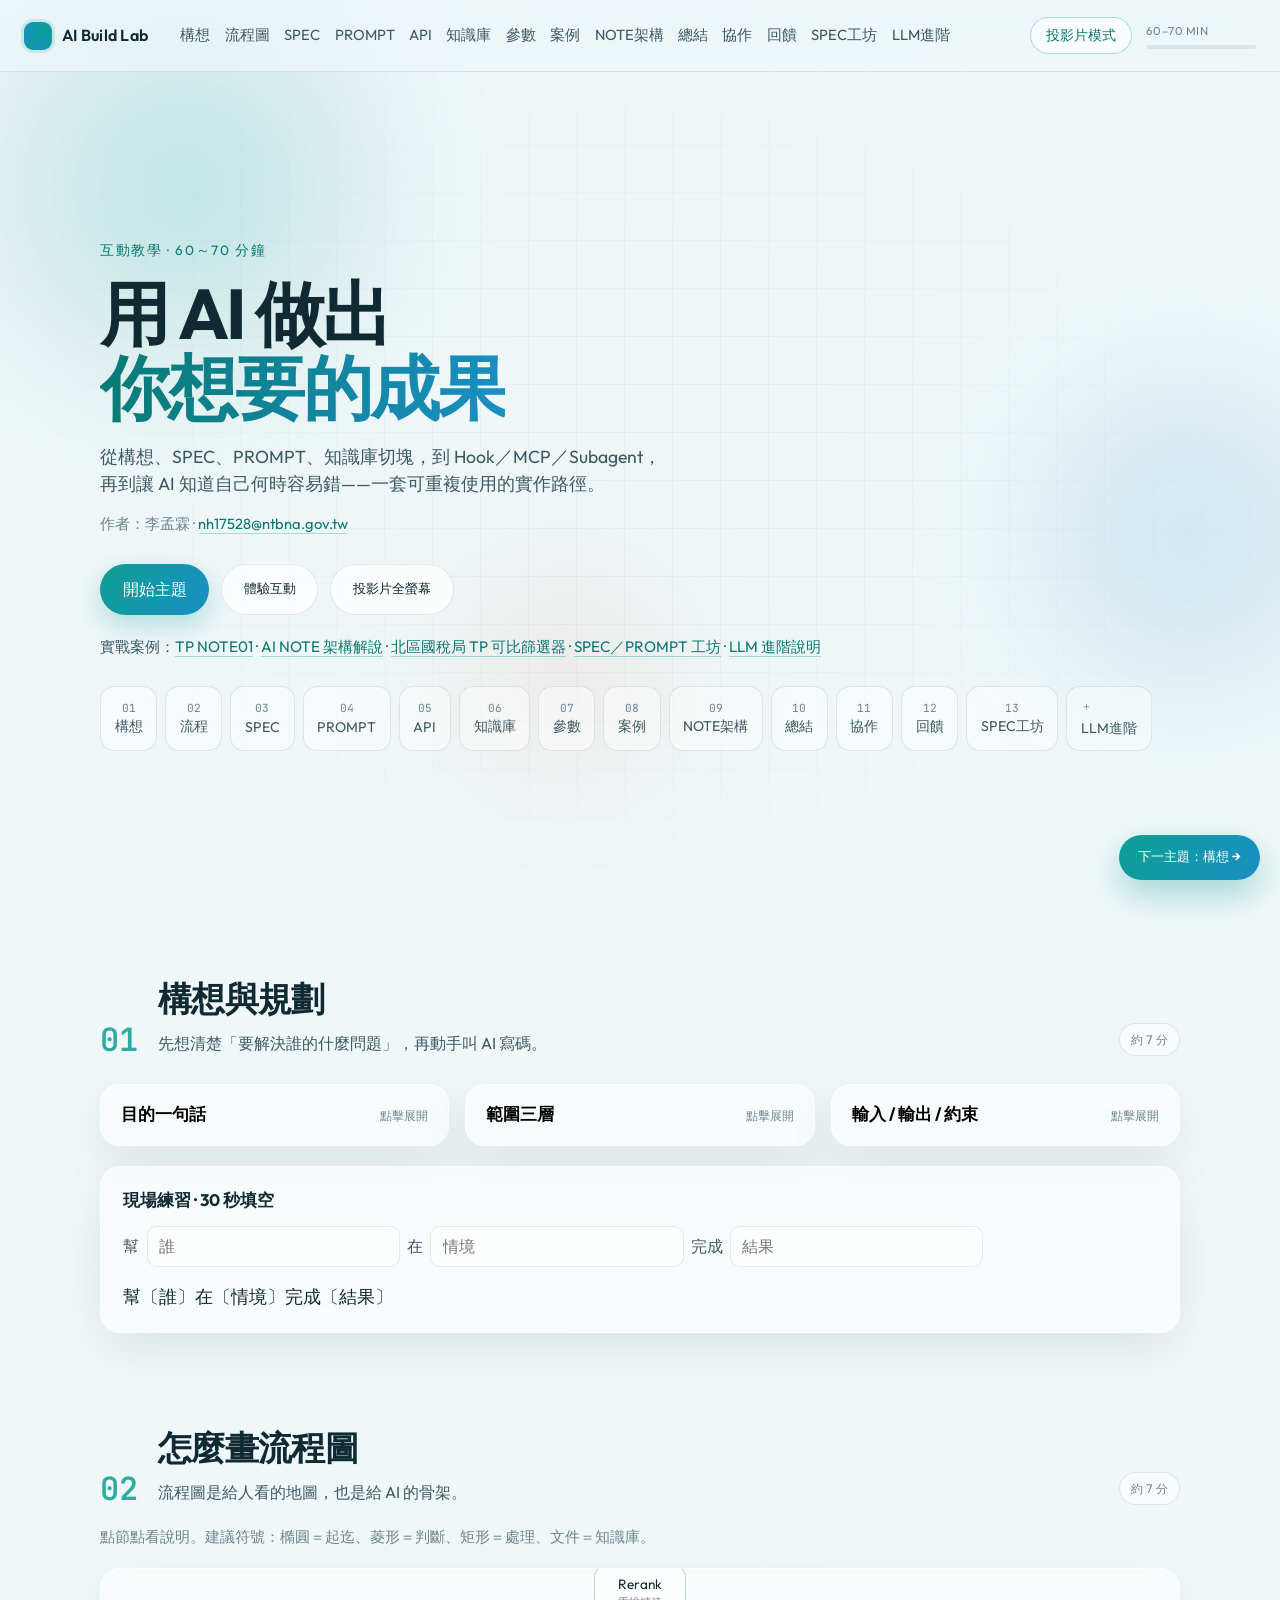
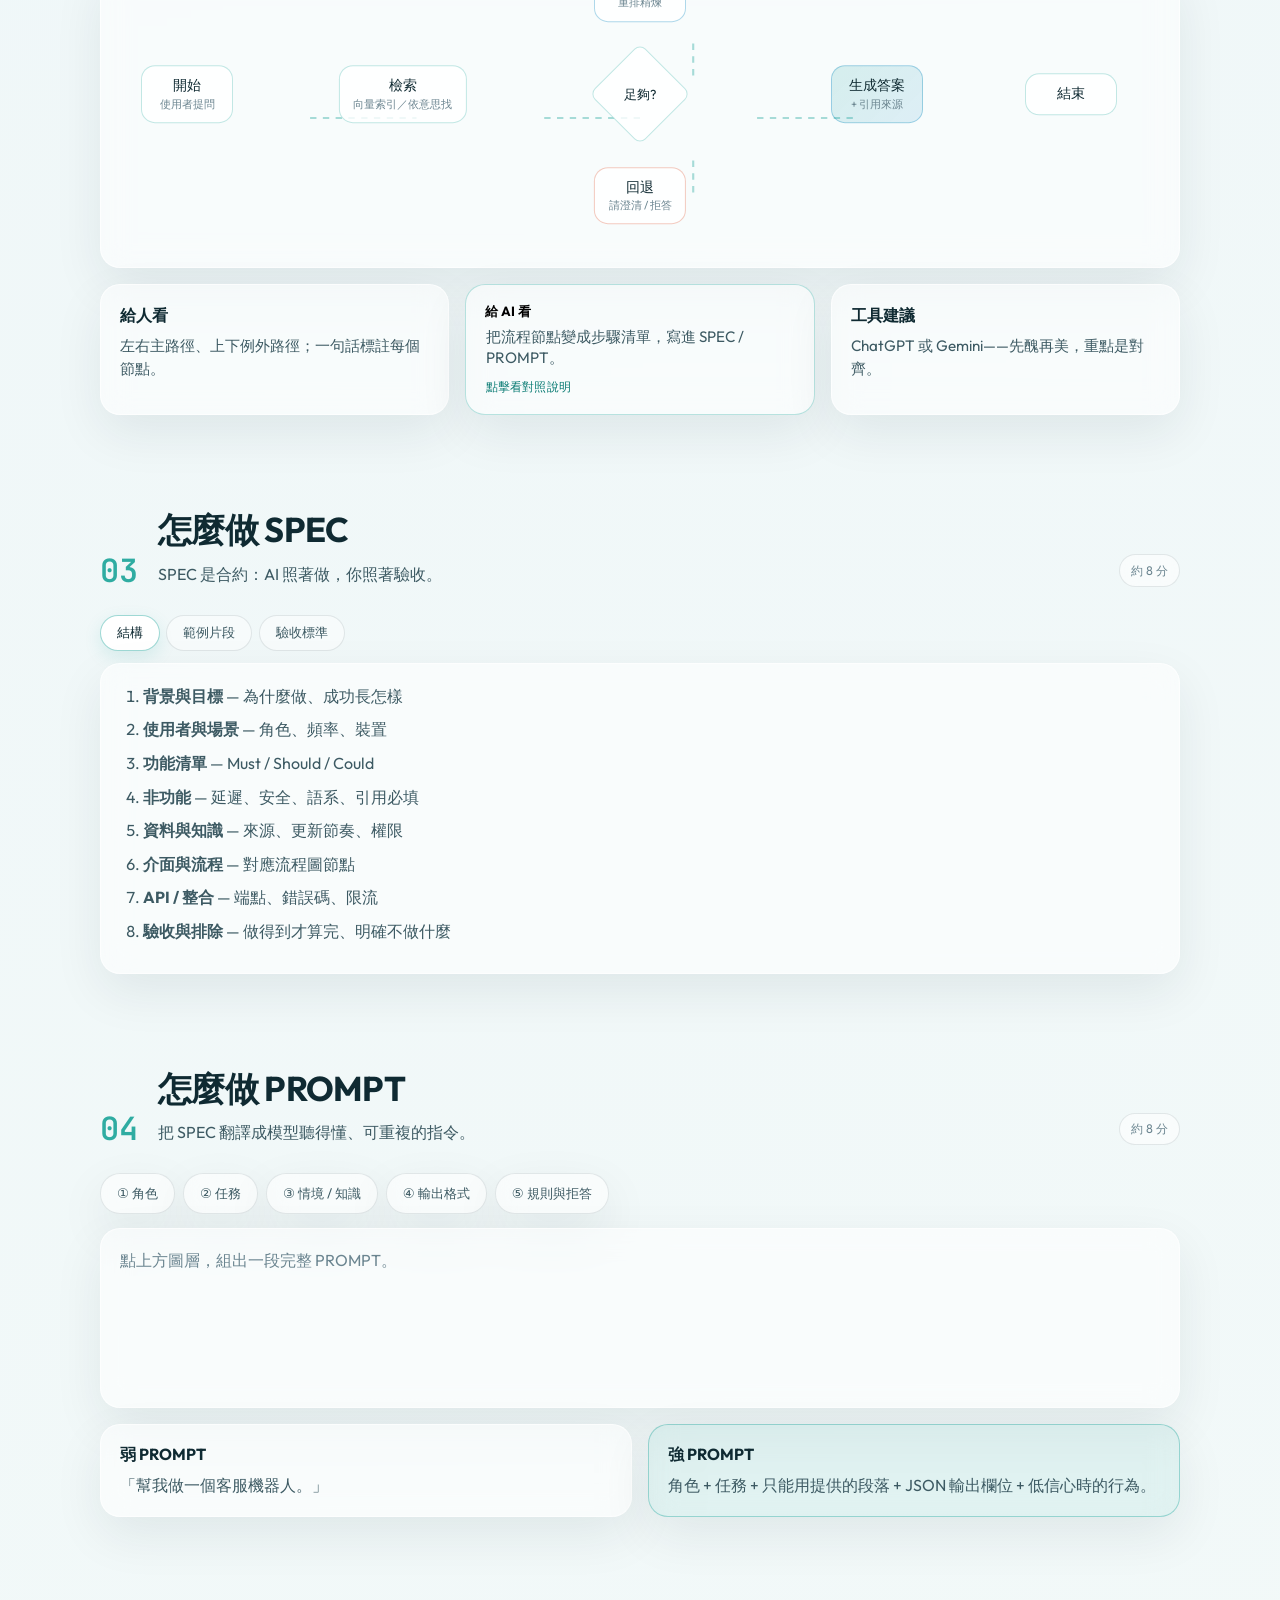
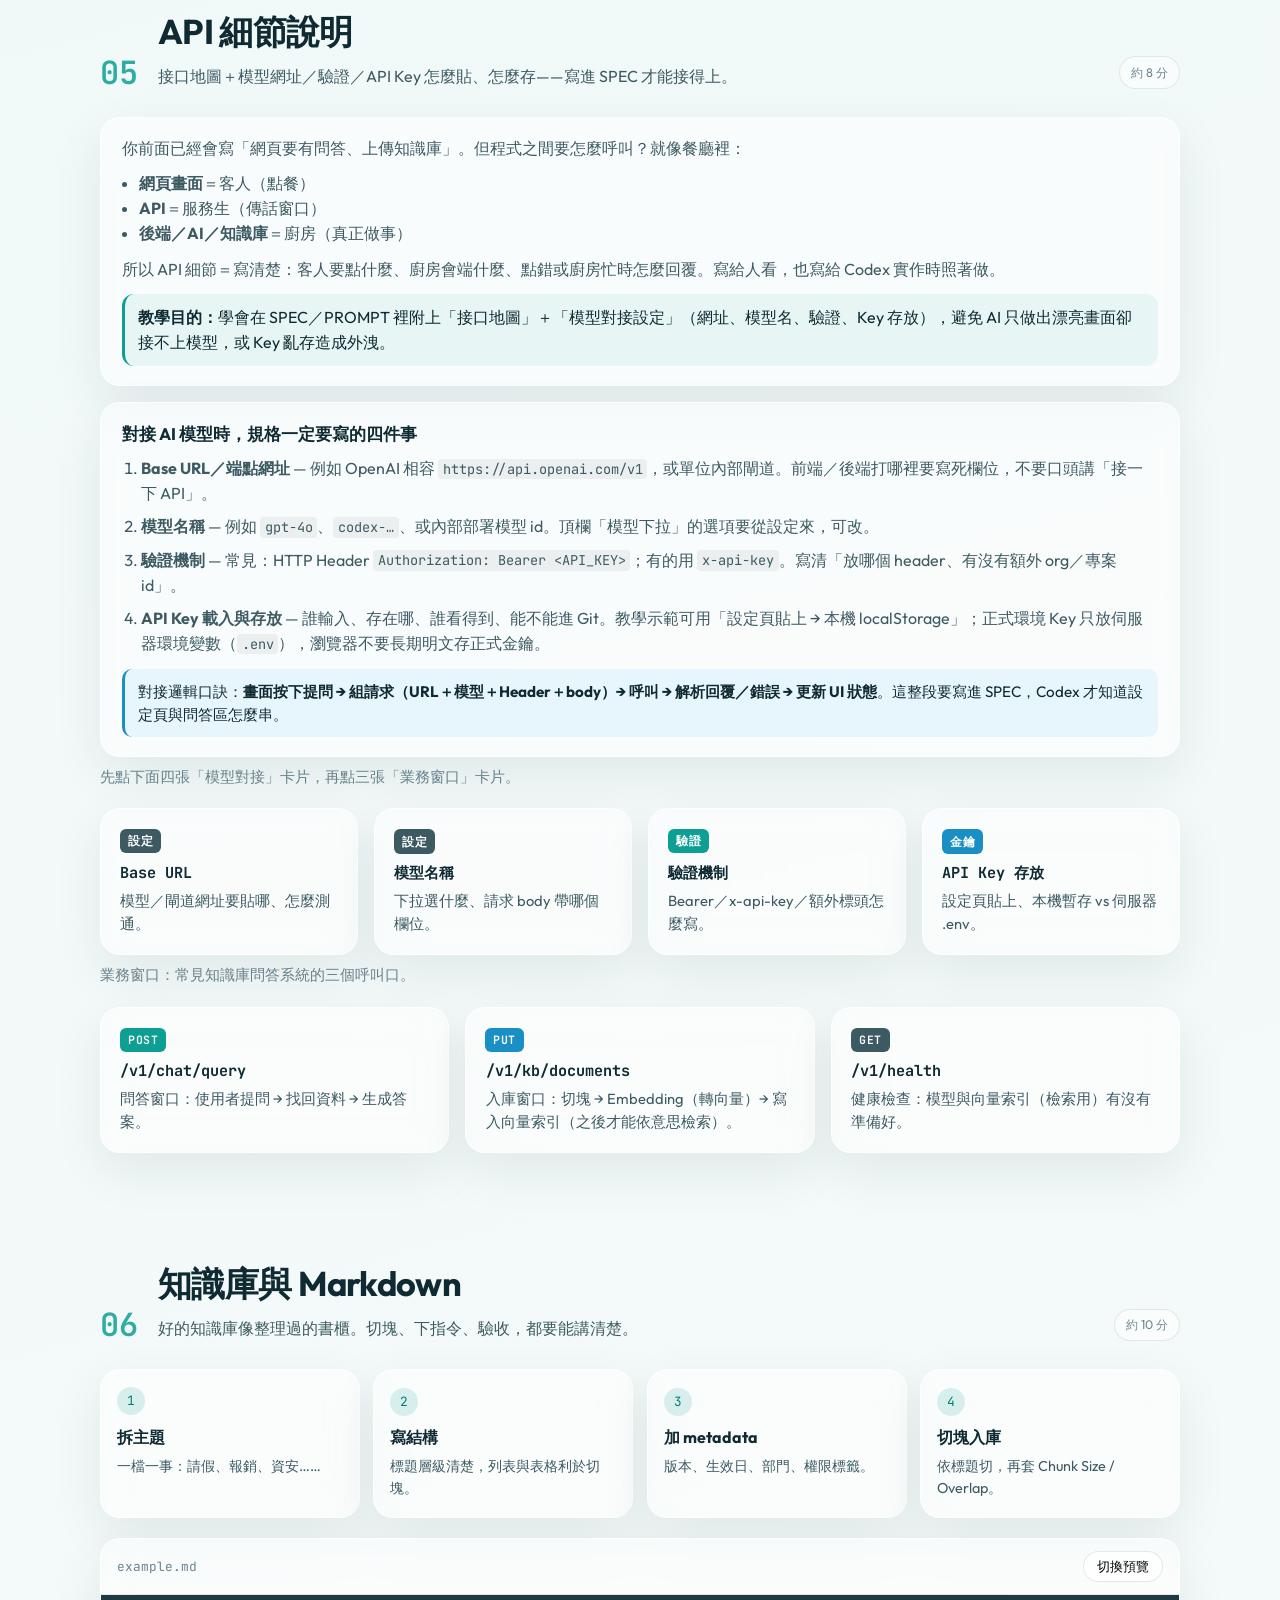
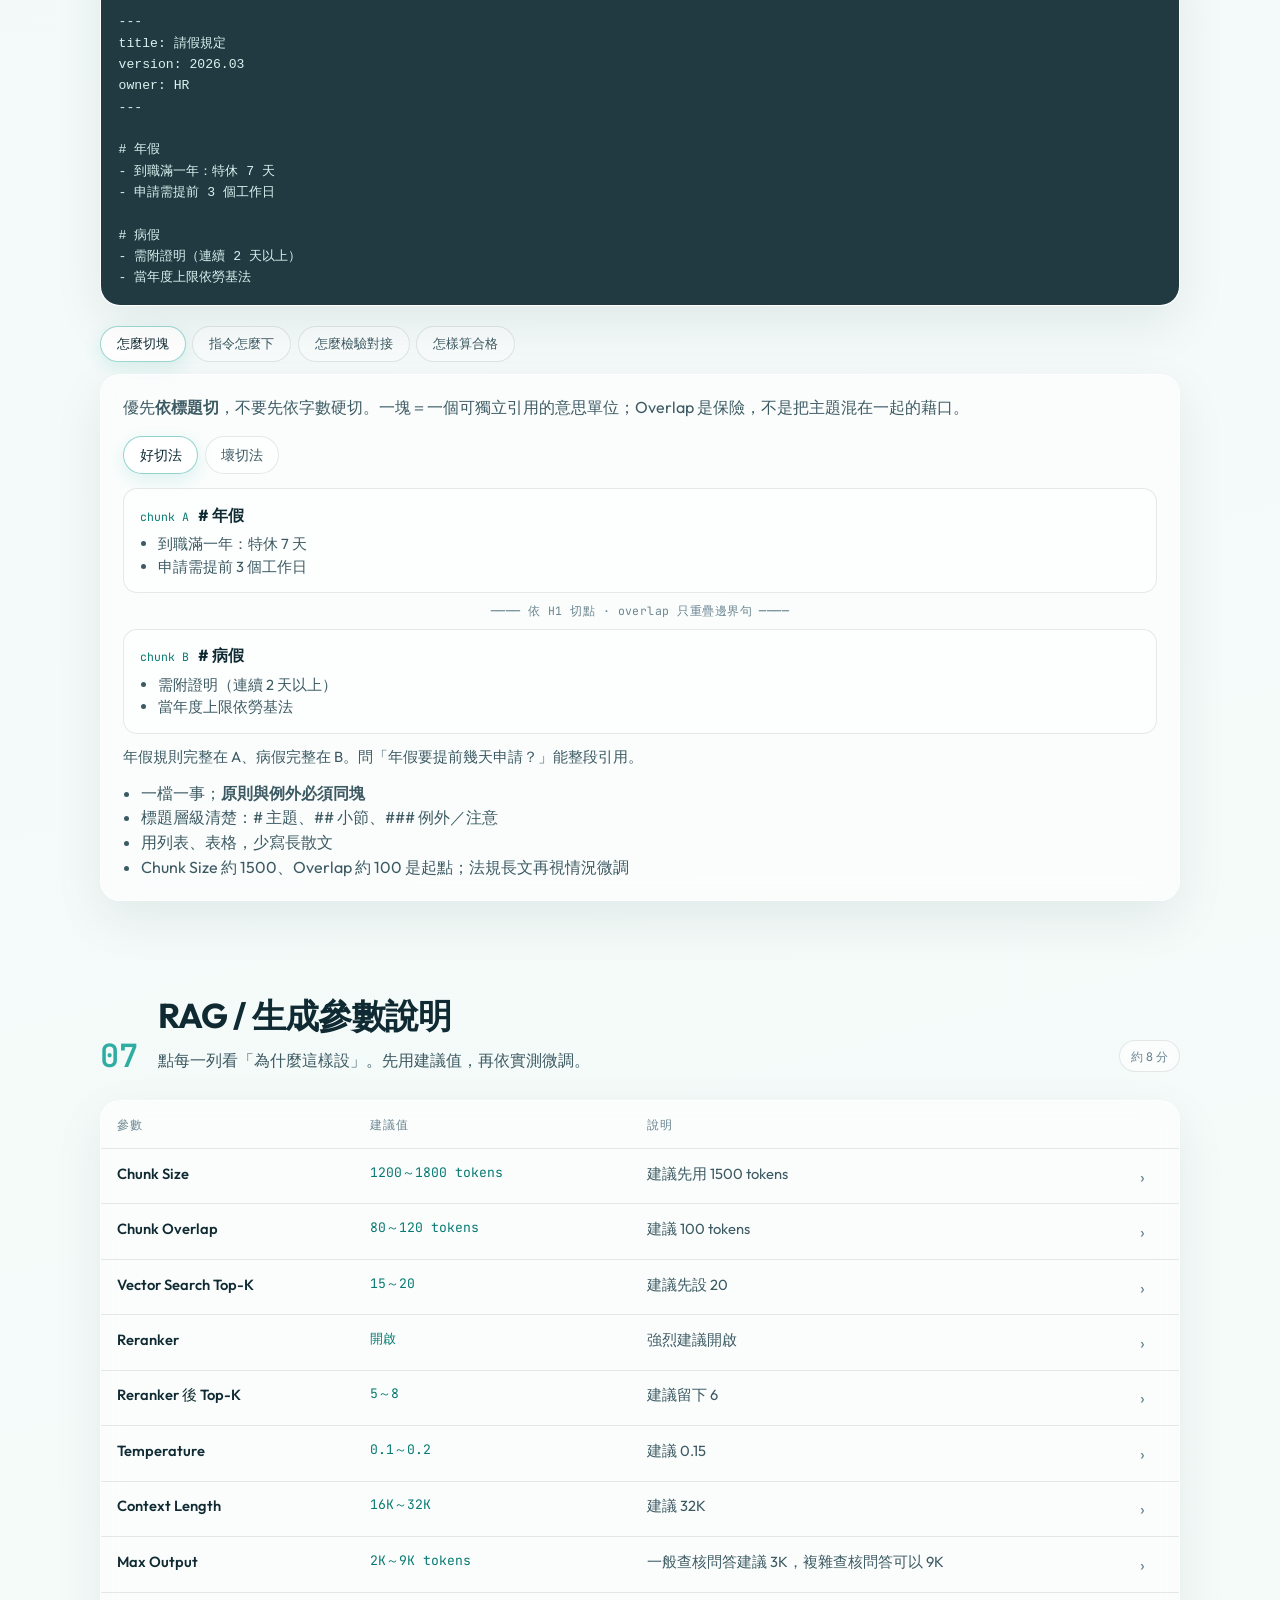
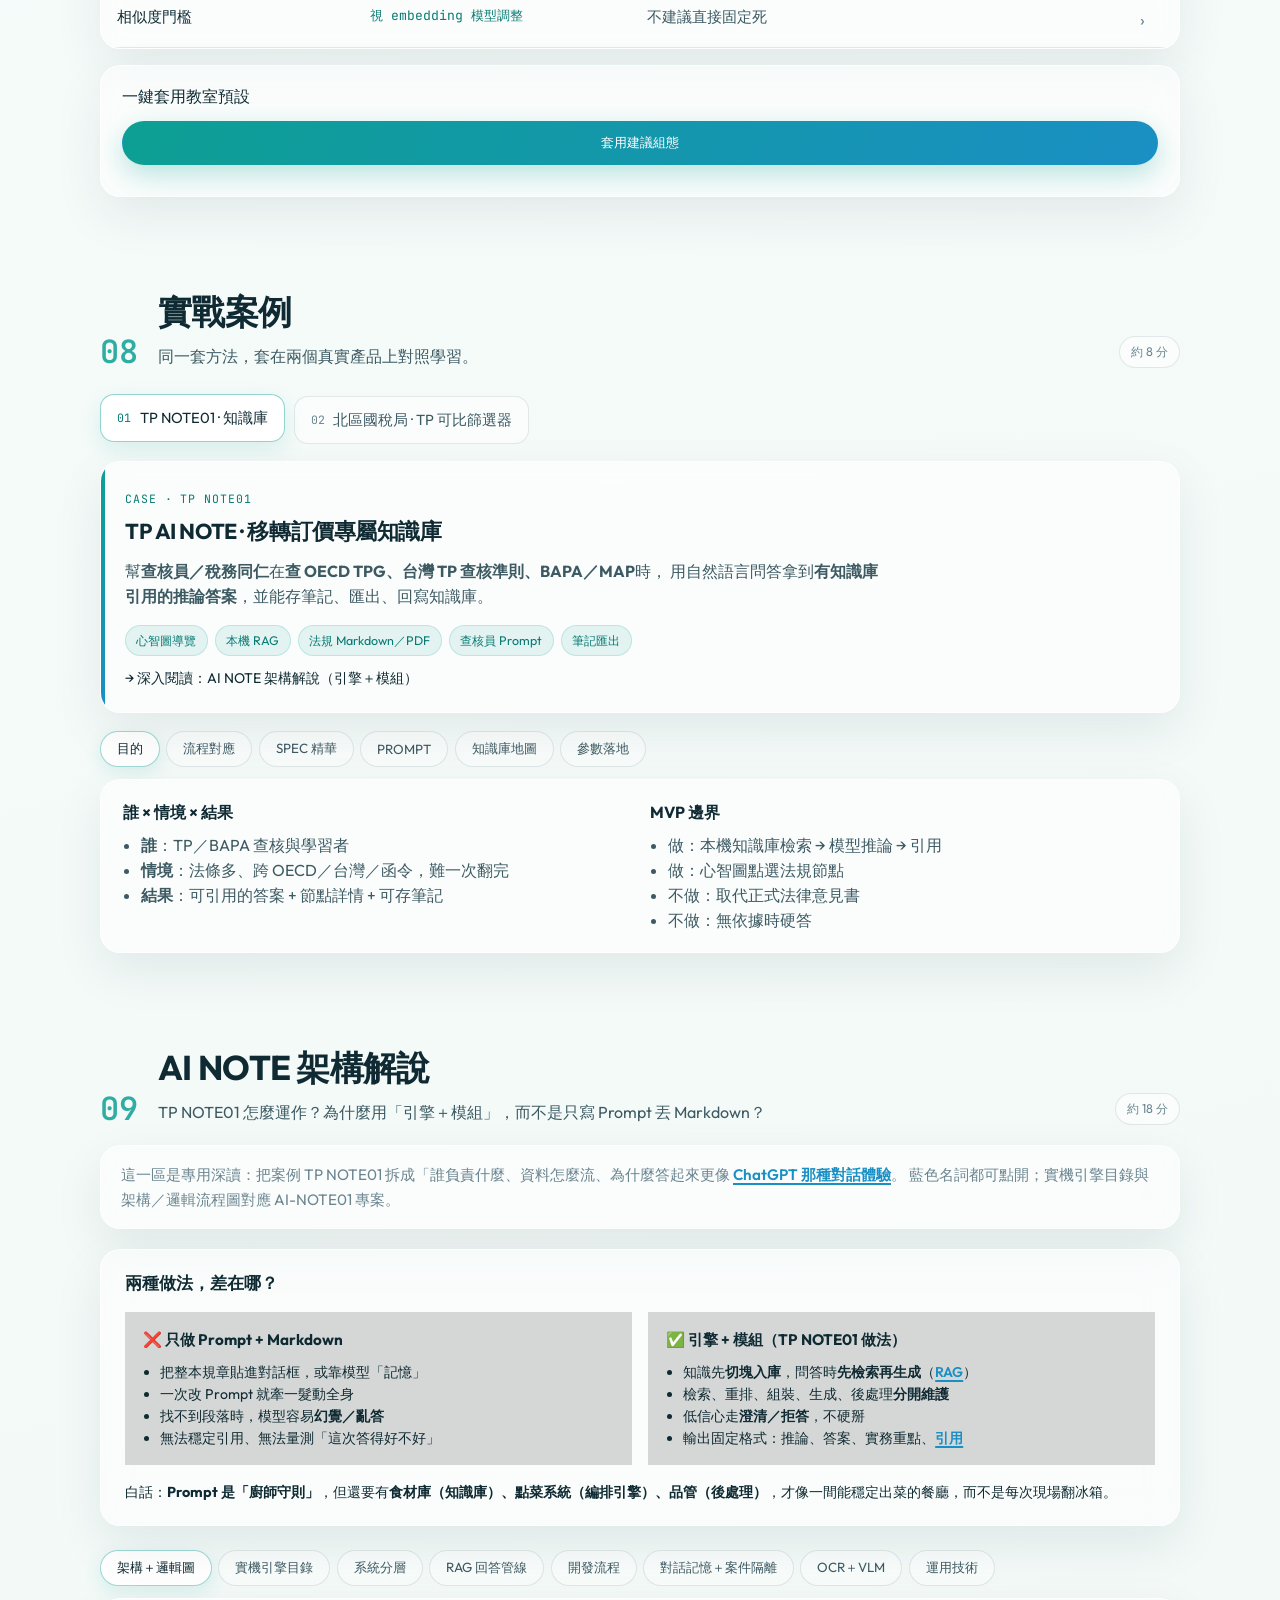
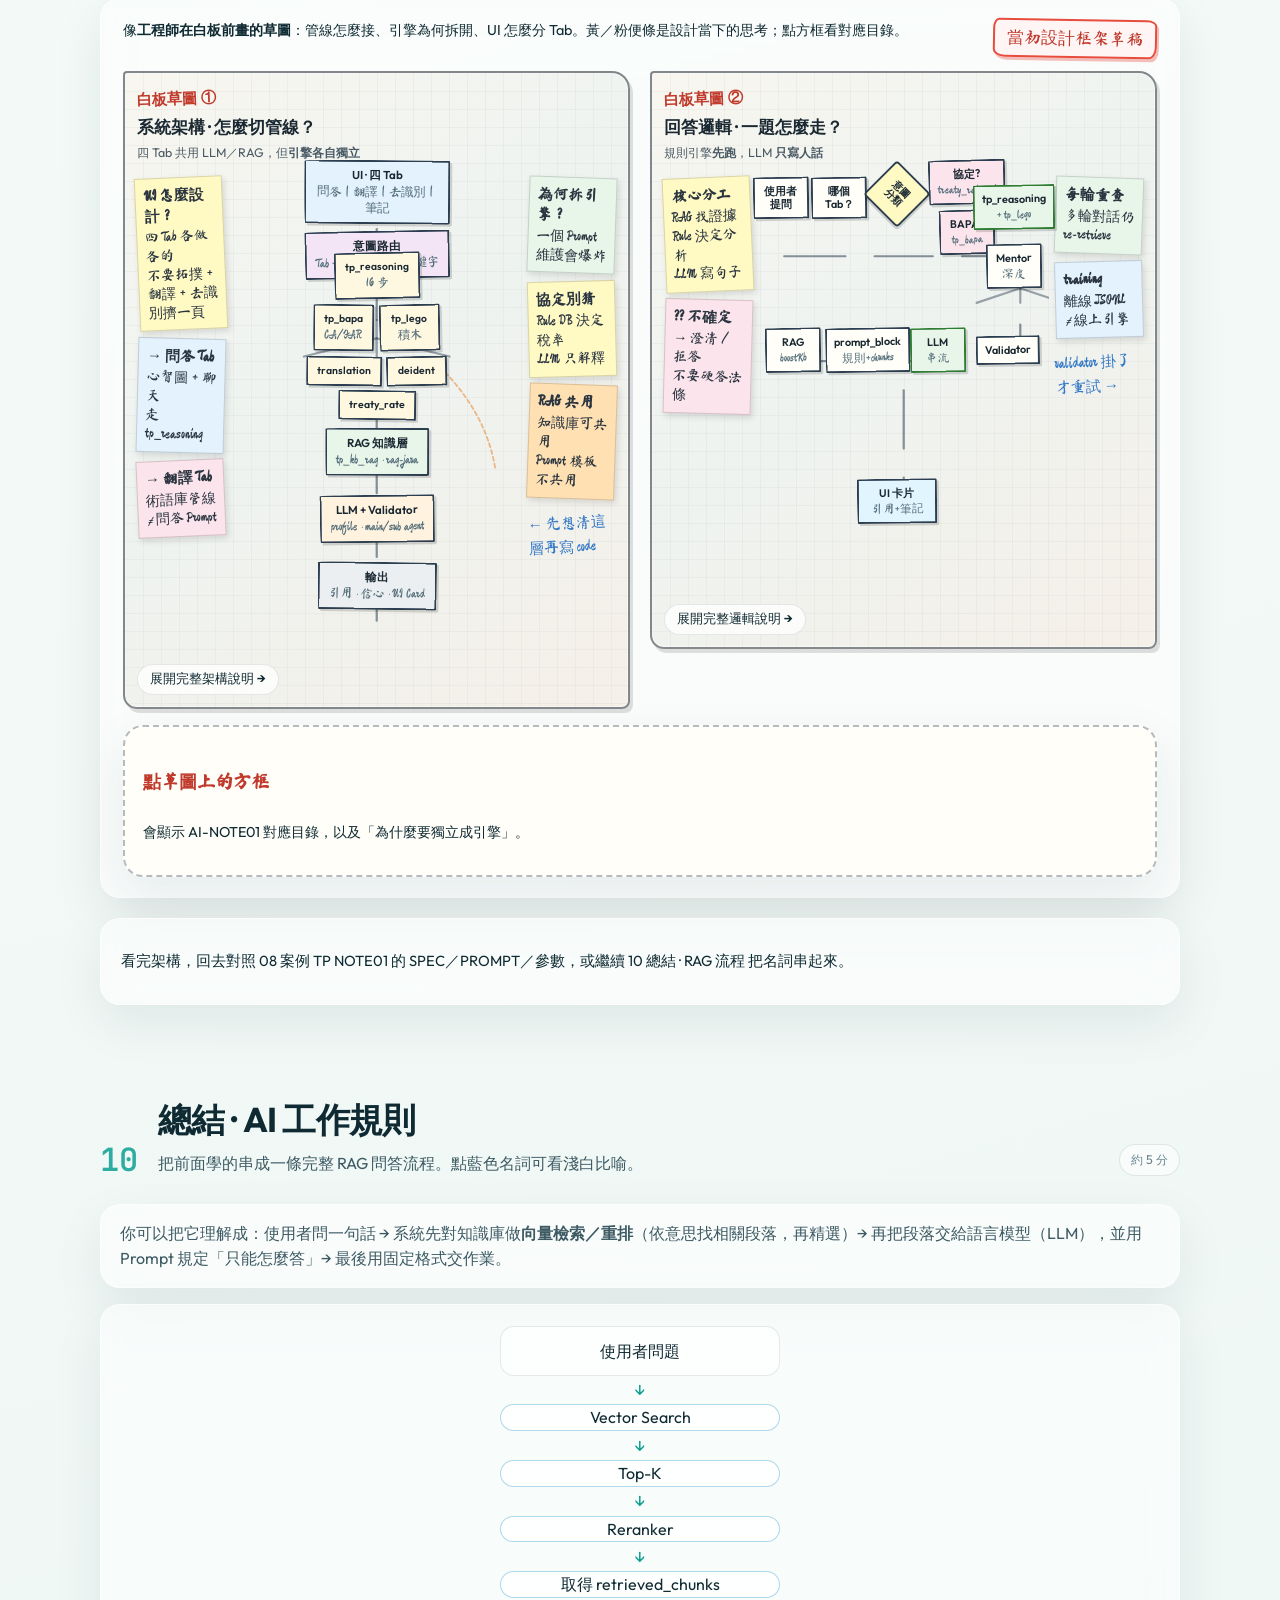
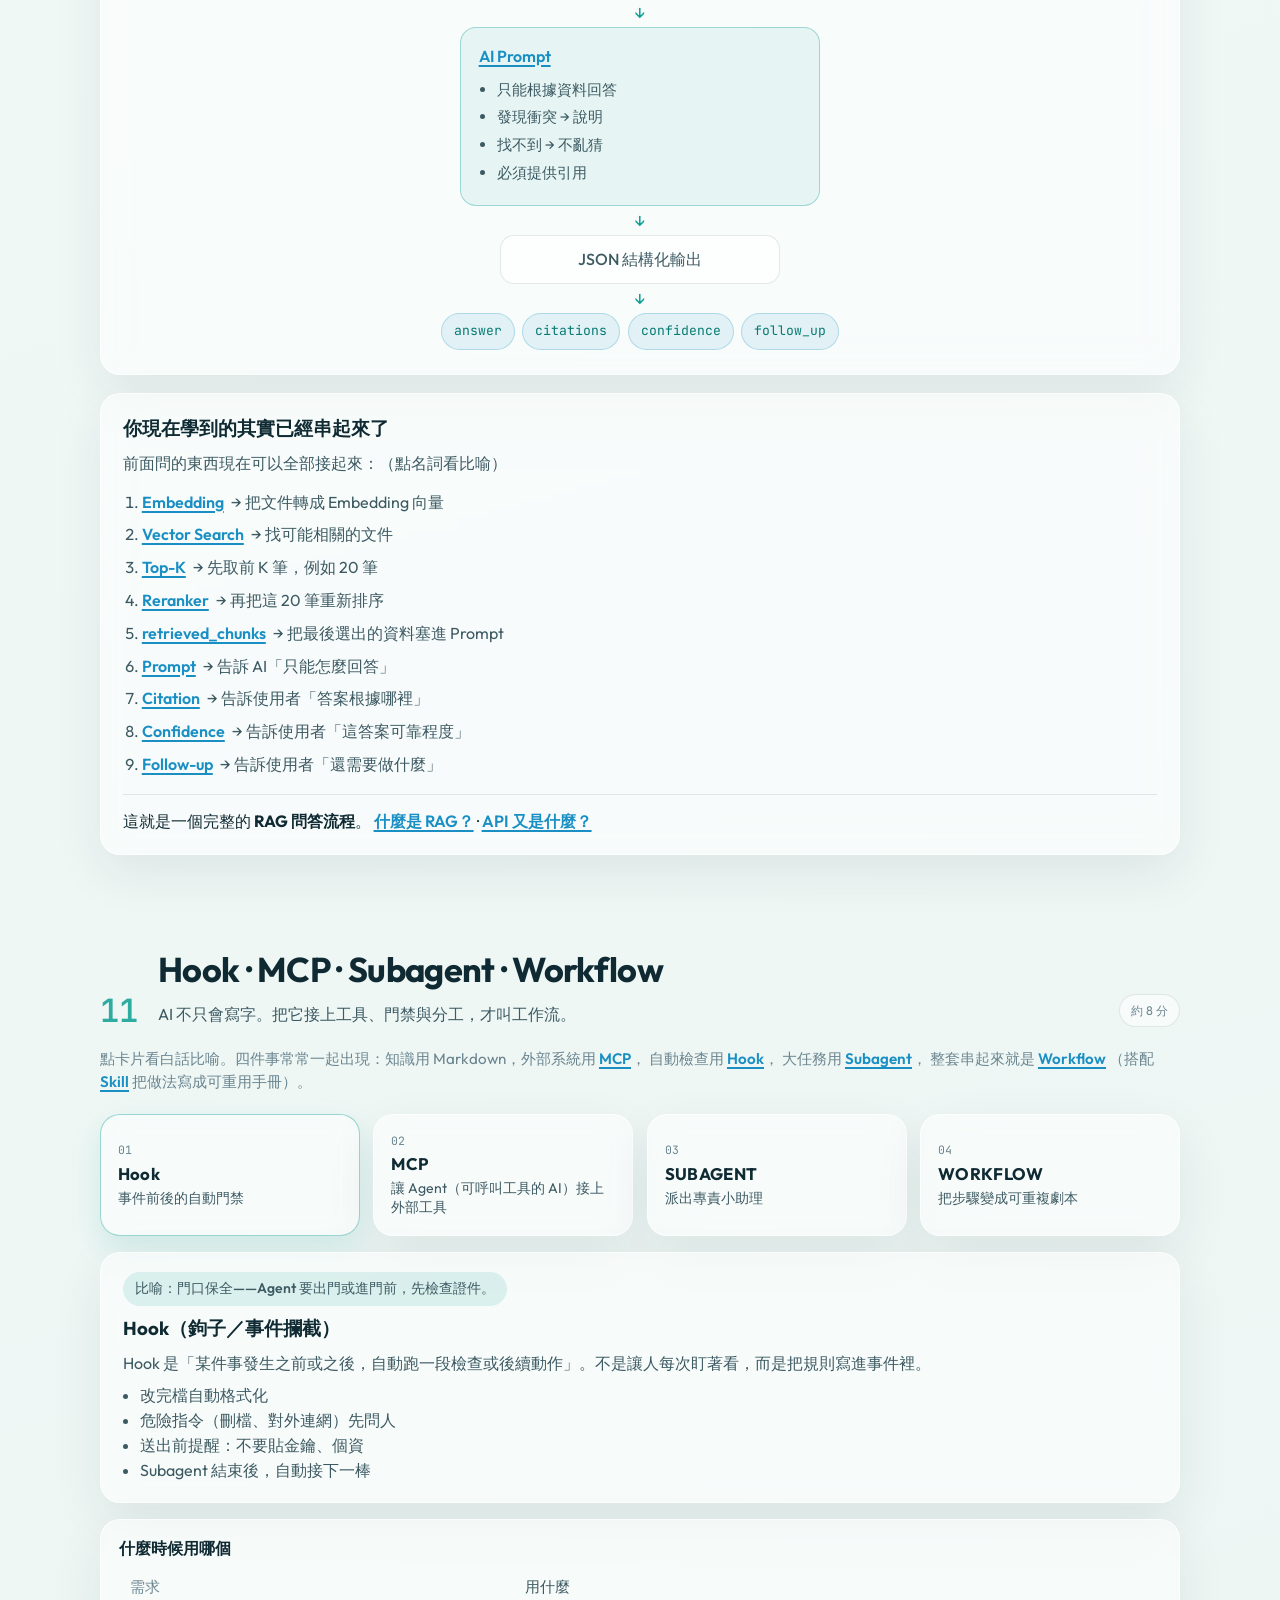
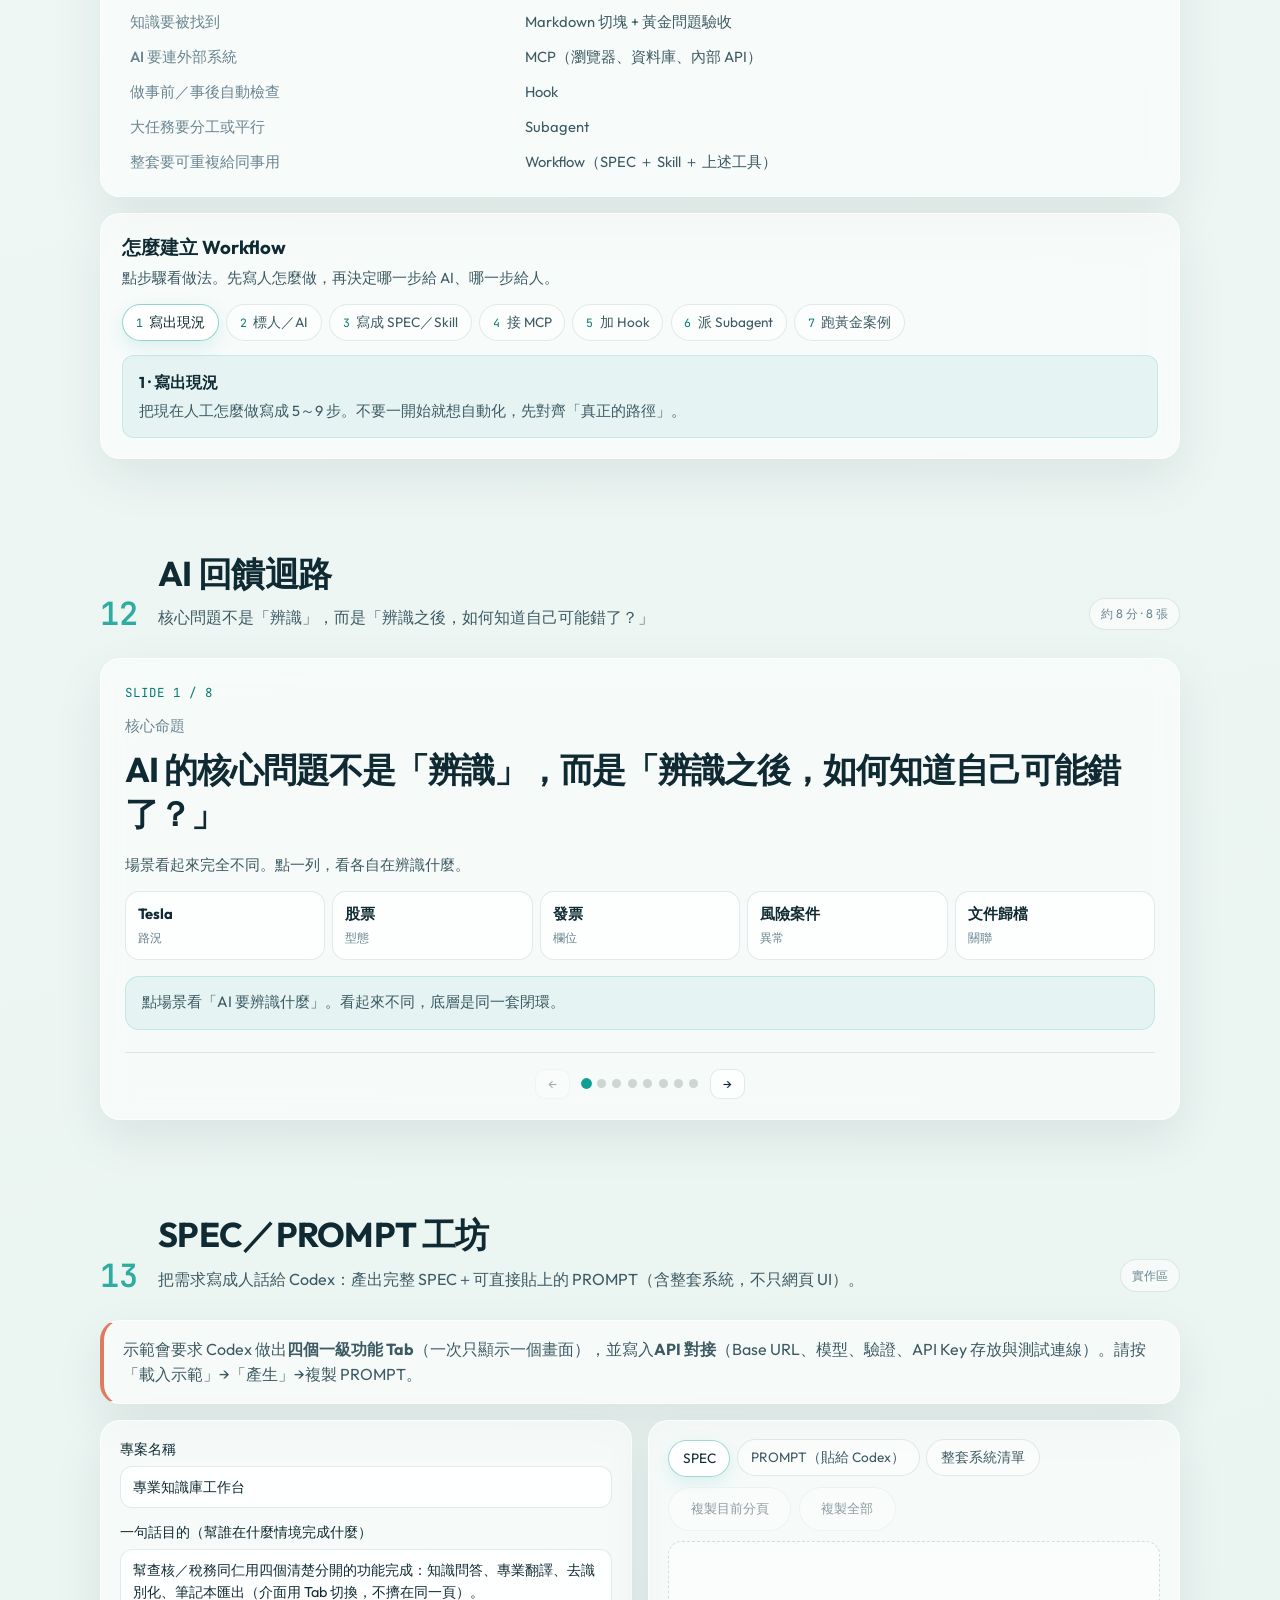
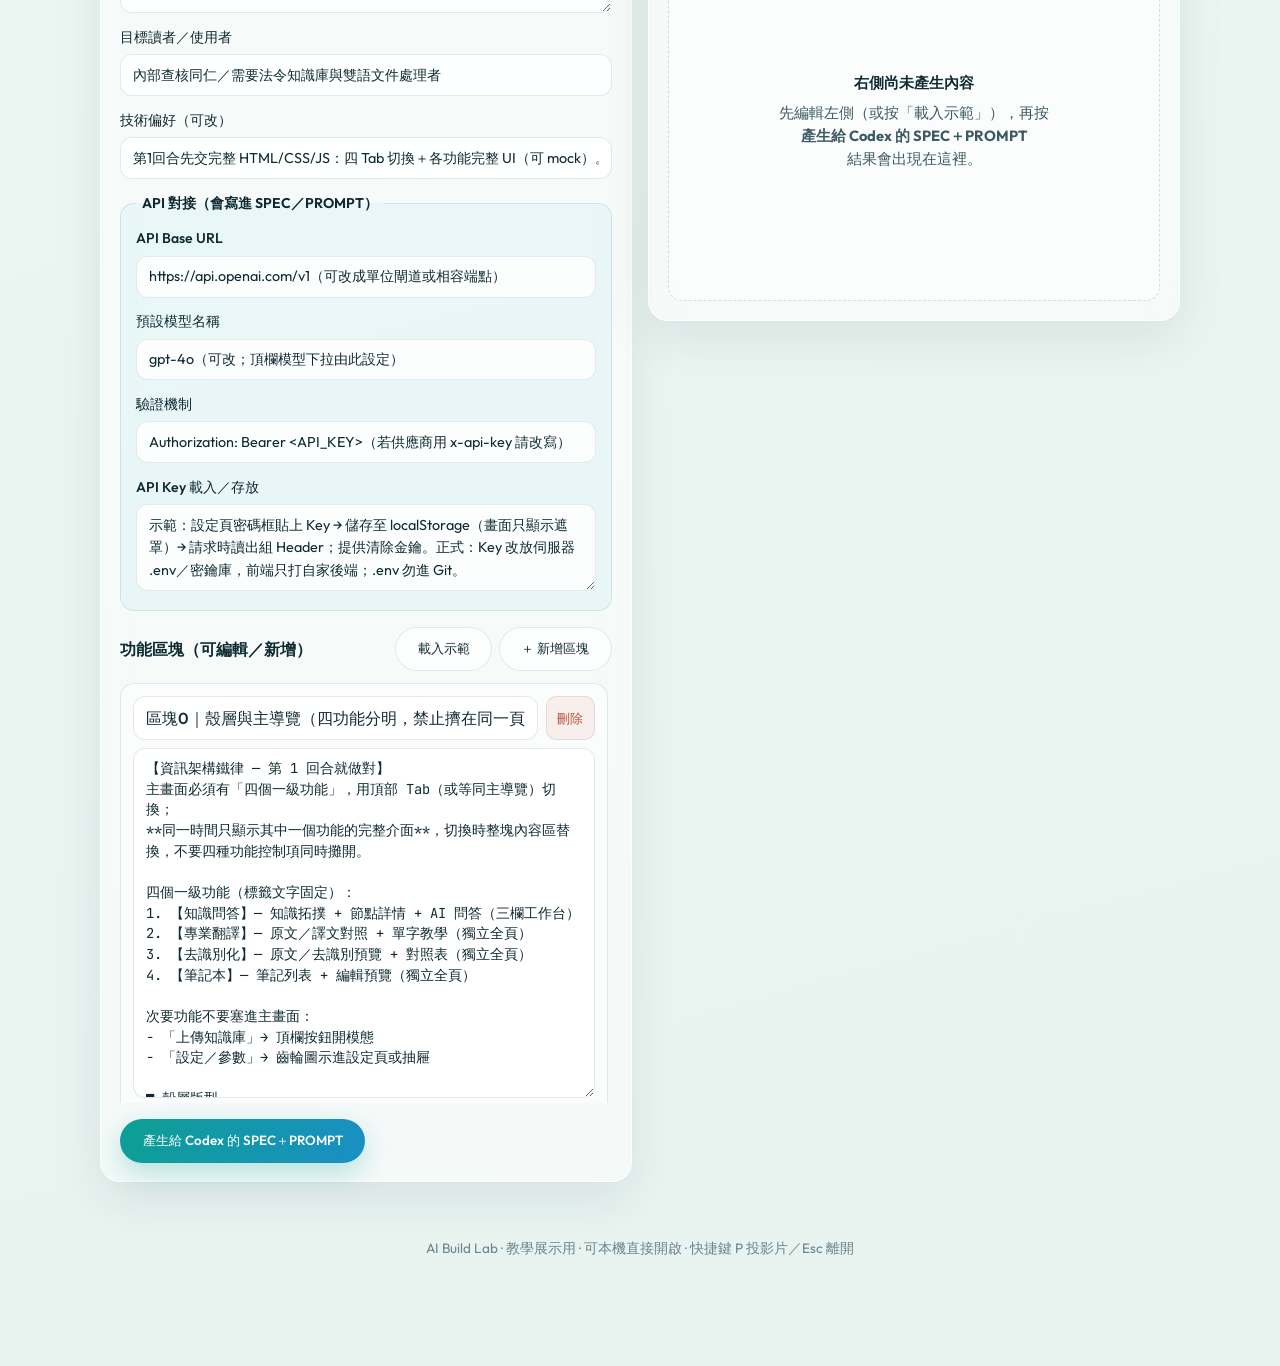
<file: index.html>
<!DOCTYPE html>
<html lang="zh-Hant">
<head>
  <meta charset="UTF-8" />
  <meta name="viewport" content="width=device-width, initial-scale=1.0" />
  <title>用 AI 做出你想要的程式｜構想 → SPEC → 知識庫 → 回饋迴路</title>
  <meta name="description" content="60–70 分鐘互動教學：構想、SPEC、PROMPT、知識庫切塊、Hook／MCP／Subagent、工作流與 AI 回饋迴路" />
  <link rel="preconnect" href="https://fonts.googleapis.com" />
  <link rel="preconnect" href="https://fonts.gstatic.com" crossorigin />
  <link href="https://fonts.googleapis.com/css2?family=Caveat:wght@400;600;700&family=JetBrains+Mono:wght@400;500;600&family=Ma+Shan+Zheng&family=Outfit:wght@300;400;500;600;700&display=swap" rel="stylesheet" />
  <link rel="stylesheet" href="css/styles.css?v=codex-6" />
</head>
<body>
  <div class="bg-layer" aria-hidden="true">
    <div class="orb orb-a"></div>
    <div class="orb orb-b"></div>
    <div class="orb orb-c"></div>
    <div class="grid-overlay"></div>
  </div>

  <nav class="top-nav" id="topNav">
    <a class="brand" href="#hero">
      <span class="brand-mark"></span>
      <span class="brand-text">AI Build Lab</span>
    </a>
    <button class="nav-toggle" id="navToggle" aria-label="開啟選單" aria-expanded="false">
      <span></span><span></span>
    </button>
    <ul class="nav-links" id="navLinks">
      <li><a href="#plan">構想</a></li>
      <li><a href="#flow">流程圖</a></li>
      <li><a href="#spec">SPEC</a></li>
      <li><a href="#prompt">PROMPT</a></li>
      <li><a href="#api">API</a></li>
      <li><a href="#kb">知識庫</a></li>
      <li><a href="#params">參數</a></li>
      <li><a href="#case">案例</a></li>
      <li><a href="#ainote">NOTE架構</a></li>
      <li><a href="#summary">總結</a></li>
      <li><a href="#collab">協作</a></li>
      <li><a href="#loop">回饋</a></li>
      <li><a href="#workshop">SPEC工坊</a></li>
      <li><a href="llm.html">LLM進階</a></li>
    </ul>
    <div class="nav-actions">
      <button class="btn btn-deck" id="deckToggle" type="button" title="投影片全螢幕（P）">投影片模式</button>
      <div class="talk-timer" id="talkTimer" title="建議演講節奏">
        <span class="timer-label">60–70 min</span>
        <div class="timer-track"><div class="timer-fill" id="timerFill"></div></div>
      </div>
    </div>
  </nav>

  <main>
    <!-- HERO -->
    <section class="section hero" id="hero">
      <div class="hero-inner">
        <p class="eyebrow reveal">互動教學 · 60～70 分鐘</p>
        <h1 class="hero-title reveal">
          用 AI 做出<br /><span class="accent">你想要的成果</span>
        </h1>
        <p class="hero-lead reveal">
          從構想、SPEC、PROMPT、知識庫切塊，到 Hook／MCP／Subagent，
          再到讓 AI 知道自己何時容易錯——一套可重複使用的實作路徑。
        </p>
        <p class="hero-author reveal">作者：李孟霖 · <a href="mailto:nh17528@ntbna.gov.tw">nh17528@ntbna.gov.tw</a></p>
        <div class="hero-cta reveal">
          <a class="btn btn-primary" href="#plan">開始主題</a>
          <button class="btn btn-ghost" id="demoPulse" type="button">體驗互動</button>
          <button class="btn btn-ghost" id="heroDeck" type="button">投影片全螢幕</button>
        </div>
        <p class="hero-case-hint reveal">實戰案例：<a href="#case">TP NOTE01</a> · <a href="#ainote">AI NOTE 架構解說</a> · <a href="#case" data-case-jump="comparable">北區國稅局 TP 可比篩選器</a> · <a href="#workshop">SPEC／PROMPT 工坊</a> · <a href="llm.html">LLM 進階說明</a></p>
        <div class="path-strip reveal" id="pathStrip">
          <button class="path-node active" data-target="plan"><span>01</span>構想</button>
          <button class="path-node" data-target="flow"><span>02</span>流程</button>
          <button class="path-node" data-target="spec"><span>03</span>SPEC</button>
          <button class="path-node" data-target="prompt"><span>04</span>PROMPT</button>
          <button class="path-node" data-target="api"><span>05</span>API</button>
          <button class="path-node" data-target="kb"><span>06</span>知識庫</button>
          <button class="path-node" data-target="params"><span>07</span>參數</button>
          <button class="path-node" data-target="case"><span>08</span>案例</button>
          <button class="path-node" data-target="ainote"><span>09</span>NOTE架構</button>
          <button class="path-node" data-target="summary"><span>10</span>總結</button>
          <button class="path-node" data-target="collab"><span>11</span>協作</button>
          <button class="path-node" data-target="loop"><span>12</span>回饋</button>
          <button class="path-node" data-target="workshop"><span>13</span>SPEC工坊</button>
          <a class="path-node path-node-link" href="llm.html"><span>＋</span>LLM進階</a>
        </div>
      </div>
    </section>

    <!-- 01 PLAN -->
    <section class="section" id="plan" data-minutes="7">
      <div class="section-head">
        <span class="section-num">01</span>
        <div>
          <h2>構想與規劃</h2>
          <p>先想清楚「要解決誰的什麼問題」，再動手叫 AI 寫碼。</p>
        </div>
        <span class="min-badge">約 7 分</span>
      </div>

      <div class="canvas-grid">
        <article class="glass panel interactive" data-panel="goal">
          <button class="panel-trigger" type="button">
            <h3>目的一句話</h3>
            <span class="hint">點擊展開</span>
          </button>
          <div class="panel-body">
            <p>用模板：<strong>幫〔誰〕在〔情境〕完成〔結果〕</strong>。</p>
            <div class="example-box">
              幫「查核員／稅務同仁」在「查移轉訂價法規與 OECD TPG」時，用自然語言問答拿到「有引用依據的答案」——見案例 <strong>TP NOTE01</strong>。
            </div>
            <ul class="check-list">
              <li>誰會用？頻率多高？</li>
              <li>成功長什麼樣？（可驗收）</li>
              <li>什麼不做？（邊界）</li>
            </ul>
          </div>
        </article>

        <article class="glass panel interactive" data-panel="scope">
          <button class="panel-trigger" type="button">
            <h3>範圍三層</h3>
            <span class="hint">點擊展開</span>
          </button>
          <div class="panel-body">
            <p class="scope-intro">先把功能拆成三層，跟 AI 說「這次只做哪一層」，才不會一次要全世界。</p>
            <div class="tier-stack" id="tierStack">
              <button type="button" class="tier tier-btn" data-tier="mvp">
                <strong>MVP</strong>
                <span class="tier-label">最小可演示</span>
              </button>
              <button type="button" class="tier tier-btn" data-tier="v1">
                <strong>V1</strong>
                <span class="tier-label">可給真實用戶</span>
              </button>
              <button type="button" class="tier tier-btn" data-tier="later">
                <strong>Later</strong>
                <span class="tier-label">先記下來不現做</span>
              </button>
            </div>
            <aside class="tier-explain" id="tierExplain">
              <p>再點上面一層，看白話說明與 TP NOTE01 例子。</p>
            </aside>
            <p class="scope-footer">跟 AI 協作時，永遠先鎖 <strong>MVP</strong>，做完能演示，再往 V1 加。</p>
          </div>
        </article>

        <article class="glass panel interactive" data-panel="inputs">
          <button class="panel-trigger" type="button">
            <h3>輸入 / 輸出 / 約束</h3>
            <span class="hint">點擊展開</span>
          </button>
          <div class="panel-body">
            <table class="mini-table">
              <tr><th>輸入</th><td>使用者問題、上傳檔、帳號角色</td></tr>
              <tr><th>輸出</th><td>答案 + 引用來源 + 信心說明</td></tr>
              <tr><th>約束</th><td>不可臆測／亂答（Hallucination）、需標出知識庫依據</td></tr>
            </table>
          </div>
        </article>
      </div>

      <div class="workshop glass">
        <h3>現場練習 · 30 秒填空</h3>
        <div class="fill-form" id="planForm">
          <label>幫 <input type="text" placeholder="誰" data-field="who" /> 在 <input type="text" placeholder="情境" data-field="when" /> 完成 <input type="text" placeholder="結果" data-field="what" /></label>
          <p class="live-sentence" id="liveSentence">幫〔誰〕在〔情境〕完成〔結果〕</p>
        </div>
      </div>
    </section>

    <!-- 02 FLOW -->
    <section class="section" id="flow" data-minutes="7">
      <div class="section-head">
        <span class="section-num">02</span>
        <div>
          <h2>怎麼畫流程圖</h2>
          <p>流程圖是給人看的地圖，也是給 AI 的骨架。</p>
        </div>
        <span class="min-badge">約 7 分</span>
      </div>

      <p class="section-note">點節點看說明。建議符號：橢圓＝起迄、菱形＝判斷、矩形＝處理、文件＝知識庫。</p>

      <div class="flow-board glass" id="flowBoard">
        <svg class="flow-lines" viewBox="0 0 800 280" preserveAspectRatio="xMidYMid meet" aria-hidden="true">
          <path d="M90 140 H190" />
          <path d="M310 140 H400" />
          <path d="M510 140 H600" />
          <path d="M450 70 V100" />
          <path d="M450 180 V210" />
        </svg>
        <button class="flow-node" data-flow="start" style="--x:8%;--y:42%">開始<br /><small>使用者提問</small></button>
        <button class="flow-node" data-flow="retrieve" style="--x:28%;--y:42%">檢索<br /><small>向量索引／依意思找</small></button>
        <button class="flow-node diamond" data-flow="enough" style="--x:50%;--y:42%"><span class="diamond-label">足夠?</span></button>
        <button class="flow-node alt" data-flow="rerank" style="--x:50%;--y:8%">Rerank<br /><small>重排精煉</small></button>
        <button class="flow-node warn" data-flow="fallback" style="--x:50%;--y:76%">回退<br /><small>請澄清 / 拒答</small></button>
        <button class="flow-node primary" data-flow="answer" style="--x:72%;--y:42%">生成答案<br /><small>+ 引用來源</small></button>
        <button class="flow-node" data-flow="end" style="--x:90%;--y:42%">結束</button>
      </div>

      <aside class="flow-detail glass" id="flowDetail" hidden>
        <button class="close-detail" type="button" aria-label="關閉">×</button>
        <h3 id="flowDetailTitle"></h3>
        <p id="flowDetailBody"></p>
        <pre class="code-block" id="flowDetailTip"></pre>
      </aside>

      <div class="tip-row">
        <div class="glass tip-card">
          <h4>給人看</h4>
          <p>左右主路徑、上下例外路徑；一句話標註每個節點。</p>
        </div>
        <button class="glass tip-card tip-card-btn" type="button" id="tipAiReadable" aria-haspopup="dialog">
          <h4>給 AI 看</h4>
          <p>把流程節點變成步驟清單，寫進 SPEC / PROMPT。</p>
          <span class="tip-click-hint">點擊看對照說明</span>
        </button>
        <div class="glass tip-card">
          <h4>工具建議</h4>
          <p>ChatGPT 或 Gemini——先醜再美，重點是對齊。</p>
        </div>
      </div>
    </section>

    <!-- 03 SPEC -->
    <section class="section" id="spec" data-minutes="8">
      <div class="section-head">
        <span class="section-num">03</span>
        <div>
          <h2>怎麼做 SPEC</h2>
          <p>SPEC 是合約：AI 照著做，你照著驗收。</p>
        </div>
        <span class="min-badge">約 8 分</span>
      </div>

      <div class="tabs" id="specTabs">
        <div class="tab-list" role="tablist">
          <button role="tab" aria-selected="true" data-tab="structure">結構</button>
          <button role="tab" aria-selected="false" data-tab="example">範例片段</button>
          <button role="tab" aria-selected="false" data-tab="accept">驗收標準</button>
        </div>
        <div class="tab-panels glass">
          <div class="tab-panel active" data-panel="structure">
            <ol class="numbered">
              <li><strong>背景與目標</strong> — 為什麼做、成功長怎樣</li>
              <li><strong>使用者與場景</strong> — 角色、頻率、裝置</li>
              <li><strong>功能清單</strong> — Must / Should / Could</li>
              <li><strong>非功能</strong> — 延遲、安全、語系、引用必填</li>
              <li><strong>資料與知識</strong> — 來源、更新節奏、權限</li>
              <li><strong>介面與流程</strong> — 對應流程圖節點</li>
              <li><strong>API / 整合</strong> — 端點、錯誤碼、限流</li>
              <li><strong>驗收與排除</strong> — 做得到才算完、明確不做什麼</li>
            </ol>
          </div>
          <div class="tab-panel" data-panel="example">
            <p class="spec-plain-intro">先看「白話版」：這段 SPEC 是在跟 AI／工程師講清楚——使用者丟什麼進來、系統要吐什麼出去、什麼情況下不能臆測／亂答、多快要回、什麼事不做。</p>
            <div class="spec-plain-list">
              <article class="spec-plain-item glass-lite">
                <h4>這功能叫什麼？</h4>
                <p><strong>知識庫問答</strong>：使用者用平常說話的方式提問，系統先<strong>檢索</strong>知識庫相關段落，再請語言模型（LLM）依段落作答。</p>
              </article>
              <article class="spec-plain-item glass-lite">
                <h4>輸入（使用者給系統什麼）</h4>
                <p>一段<strong>自然語言問題</strong>，也就是一般人講話的句子，不是程式碼。</p>
                <p class="spec-tag">限制：最多約 500 字，避免一次貼整份報告把系統塞爆。</p>
              </article>
              <article class="spec-plain-item glass-lite">
                <h4>輸出（系統要交什麼作業）</h4>
                <ul>
                  <li><strong>答案</strong>：用人話回覆</li>
                  <li><strong>引用 chunk id</strong>：標出「這句話是從知識庫哪一小段來的」（chunk＝切好的知識片段）</li>
                  <li><strong>是否低信心</strong>：系統自評「我有沒有把握」；沒把握要坦白說</li>
                </ul>
              </article>
              <article class="spec-plain-item glass-lite">
                <h4>規則（什麼情況下不准亂答）</h4>
                <p>知識庫裡<strong>找不到夠用的依據</strong>時：<strong>不准臆測／亂答</strong>。改成<strong>反問使用者</strong>（請講清楚一點），或<strong>直接說不知道／拒答</strong>。</p>
              </article>
              <article class="spec-plain-item glass-lite">
                <h4>效能（要多快）</h4>
                <p>從按下送出到看到完整答案，大多數時候（約 95% 的請求）要在 <strong>8 秒內</strong>完成。寫這行是為了避免做出「正確但慢到不能用」的系統。</p>
              </article>
              <article class="spec-plain-item glass-lite">
                <h4>排除（明確說不做什麼）</h4>
                <ul>
                  <li><strong>不可僅提供最終法院判決</strong>：不能只丟一句判決結論；要附推論、依據與不確定的地方</li>
                  <li><strong>不可只給法律建議卻沒有推論過程</strong>：可以給建議方向，但必須說清楚怎麼推導出來、依據哪段資料</li>
                  <li><strong>不改寫原始政策文件</strong>：AI 可以引用、說明，但不能擅自改公司正式規定的原文</li>
                </ul>
              </article>
            </div>
            <details class="spec-raw">
              <summary>對照：寫給 AI 的精簡原文</summary>
              <pre class="code-block"><code>## 功能：知識庫問答
- 輸入：自然語言問題（≤ 500 字）
- 輸出：答案、引用 chunk id、是否低信心
- 規則：無足夠依據時不得臆測，改回問或拒答
- 效能：P95 端到端 &lt; 8 秒
- 排除：不可僅提供最終法院判決／不可只給法律建議而無推論過程；不改寫原始政策文件</code></pre>
            </details>
          </div>
          <div class="tab-panel" data-panel="accept">
            <ul class="check-list">
              <li>給 10 題黃金問題，至少 8 題有正確引用</li>
              <li>刻意超範圍問題會被拒答或澄清</li>
              <li>UI 可點開來源段落對照</li>
              <li>參數表與預設值寫在設定檔，可調</li>
            </ul>
          </div>
        </div>
      </div>
    </section>

    <!-- 04 PROMPT -->
    <section class="section" id="prompt" data-minutes="8">
      <div class="section-head">
        <span class="section-num">04</span>
        <div>
          <h2>怎麼做 PROMPT</h2>
          <p>把 SPEC 翻譯成模型聽得懂、可重複的指令。</p>
        </div>
        <span class="min-badge">約 8 分</span>
      </div>

      <div class="prompt-layers">
        <button class="layer-chip glass" data-layer="role" type="button">① 角色</button>
        <button class="layer-chip glass" data-layer="task" type="button">② 任務</button>
        <button class="layer-chip glass" data-layer="context" type="button">③ 情境 / 知識</button>
        <button class="layer-chip glass" data-layer="format" type="button">④ 輸出格式</button>
        <button class="layer-chip glass" data-layer="rules" type="button">⑤ 規則與拒答</button>
      </div>

      <div class="prompt-stage glass" id="promptStage">
        <p class="prompt-placeholder">點上方圖層，組出一段完整 PROMPT。</p>
        <pre class="code-block prompt-out" id="promptOut" hidden></pre>
      </div>

      <div class="compare-row">
        <div class="glass compare">
          <h4>弱 PROMPT</h4>
          <p>「幫我做一個客服機器人。」</p>
        </div>
        <div class="glass compare good">
          <h4>強 PROMPT</h4>
          <p>角色 + 任務 + 只能用提供的段落 + JSON 輸出欄位 + 低信心時的行為。</p>
        </div>
      </div>
    </section>

    <!-- 05 API -->
    <section class="section" id="api" data-minutes="8">
      <div class="section-head">
        <span class="section-num">05</span>
        <div>
          <h2>API 細節說明</h2>
          <p>接口地圖＋模型網址／驗證／API Key 怎麼貼、怎麼存——寫進 SPEC 才能接得上。</p>
        </div>
        <span class="min-badge">約 8 分</span>
      </div>

      <div class="api-teach glass">
        <p>你前面已經會寫「網頁要有問答、上傳知識庫」。但程式之間要怎麼呼叫？就像餐廳裡：</p>
        <ul class="check-list">
          <li><strong>網頁畫面</strong>＝客人（點餐）</li>
          <li><strong>API</strong>＝服務生（傳話窗口）</li>
          <li><strong>後端／AI／知識庫</strong>＝廚房（真正做事）</li>
        </ul>
        <p>所以 API 細節＝寫清楚：客人要點什麼、廚房會端什麼、點錯或廚房忙時怎麼回覆。寫給人看，也寫給 Codex 實作時照著做。</p>
        <p class="api-teach-goal"><strong>教學目的：</strong>學會在 SPEC／PROMPT 裡附上「接口地圖」＋「模型對接設定」（網址、模型名、驗證、Key 存放），避免 AI 只做出漂亮畫面卻接不上模型，或 Key 亂存造成外洩。</p>
      </div>

      <div class="api-teach glass api-connect-box">
        <h3>對接 AI 模型時，規格一定要寫的四件事</h3>
        <ol class="api-connect-steps">
          <li><strong>Base URL／端點網址</strong> — 例如 OpenAI 相容 <code>https://api.openai.com/v1</code>，或單位內部閘道。前端／後端打哪裡要寫死欄位，不要口頭講「接一下 API」。</li>
          <li><strong>模型名稱</strong> — 例如 <code>gpt-4o</code>、<code>codex-…</code>、或內部部署模型 id。頂欄「模型下拉」的選項要從設定來，可改。</li>
          <li><strong>驗證機制</strong> — 常見：HTTP Header <code>Authorization: Bearer &lt;API_KEY&gt;</code>；有的用 <code>x-api-key</code>。寫清「放哪個 header、有沒有額外 org／專案 id」。</li>
          <li><strong>API Key 載入與存放</strong> — 誰輸入、存在哪、誰看得到、能不能進 Git。教學示範可用「設定頁貼上 → 本機 localStorage」；正式環境 Key 只放伺服器環境變數（<code>.env</code>），瀏覽器不要長期明文存正式金鑰。</li>
        </ol>
        <p class="api-teach-note">對接邏輯口訣：<strong>畫面按下提問 → 組請求（URL＋模型＋Header＋body）→ 呼叫 → 解析回覆／錯誤 → 更新 UI 狀態</strong>。這整段要寫進 SPEC，Codex 才知道設定頁與問答區怎麼串。</p>
      </div>

      <p class="section-note">先點下面四張「模型對接」卡片，再點三張「業務窗口」卡片。</p>

      <div class="api-grid api-grid-4">
        <article class="glass api-card" data-api="baseurl">
          <div class="method get">設定</div>
          <h3>Base URL</h3>
          <p>模型／閘道網址要貼哪、怎麼測通。</p>
        </article>
        <article class="glass api-card" data-api="model">
          <div class="method get">設定</div>
          <h3>模型名稱</h3>
          <p>下拉選什麼、請求 body 帶哪個欄位。</p>
        </article>
        <article class="glass api-card" data-api="auth">
          <div class="method post">驗證</div>
          <h3>驗證機制</h3>
          <p>Bearer／x-api-key／額外標頭怎麼寫。</p>
        </article>
        <article class="glass api-card" data-api="apikey">
          <div class="method put">金鑰</div>
          <h3>API Key 存放</h3>
          <p>設定頁貼上、本機暫存 vs 伺服器 .env。</p>
        </article>
      </div>

      <p class="section-note">業務窗口：常見知識庫問答系統的三個呼叫口。</p>

      <div class="api-grid">
        <article class="glass api-card" data-api="chat">
          <div class="method post">POST</div>
          <h3>/v1/chat/query</h3>
          <p>問答窗口：使用者提問 → 找回資料 → 生成答案。</p>
        </article>
        <article class="glass api-card" data-api="ingest">
          <div class="method put">PUT</div>
          <h3>/v1/kb/documents</h3>
          <p>入庫窗口：切塊 → Embedding（轉向量）→ 寫入向量索引（之後才能依意思檢索）。</p>
        </article>
        <article class="glass api-card" data-api="health">
          <div class="method get">GET</div>
          <h3>/v1/health</h3>
          <p>健康檢查：模型與向量索引（檢索用）有沒有準備好。</p>
        </article>
      </div>

      <div class="api-inspector glass" id="apiInspector" hidden>
        <button class="close-detail" type="button" aria-label="關閉">×</button>
        <div id="apiInspectorBody"></div>
      </div>
    </section>

    <!-- 06 KB -->
    <section class="section" id="kb" data-minutes="10">
      <div class="section-head">
        <span class="section-num">06</span>
        <div>
          <h2>知識庫與 Markdown</h2>
          <p>好的知識庫像整理過的書櫃。切塊、下指令、驗收，都要能講清楚。</p>
        </div>
        <span class="min-badge">約 10 分</span>
      </div>

      <div class="kb-steps">
        <div class="kb-step glass" data-step="1">
          <span>1</span>
          <h3>拆主題</h3>
          <p>一檔一事：請假、報銷、資安……</p>
        </div>
        <div class="kb-step glass" data-step="2">
          <span>2</span>
          <h3>寫結構</h3>
          <p>標題層級清楚，列表與表格利於切塊。</p>
        </div>
        <div class="kb-step glass" data-step="3">
          <span>3</span>
          <h3>加 metadata</h3>
          <p>版本、生效日、部門、權限標籤。</p>
        </div>
        <div class="kb-step glass" data-step="4">
          <span>4</span>
          <h3>切塊入庫</h3>
          <p>依標題切，再套 Chunk Size / Overlap。</p>
        </div>
      </div>

      <div class="md-demo glass">
        <div class="md-toolbar">
          <span>example.md</span>
          <button type="button" id="toggleMdView">切換預覽</button>
        </div>
        <pre class="code-block md-source" id="mdSource"><code>---
title: 請假規定
version: 2026.03
owner: HR
---

# 年假
- 到職滿一年：特休 7 天
- 申請需提前 3 個工作日

# 病假
- 需附證明（連續 2 天以上）
- 當年度上限依勞基法</code></pre>
        <div class="md-preview" id="mdPreview" hidden>
          <p class="meta">HR · v2026.03</p>
          <h4>年假</h4>
          <ul>
            <li>到職滿一年：特休 7 天</li>
            <li>申請需提前 3 個工作日</li>
          </ul>
          <h4>病假</h4>
          <ul>
            <li>需附證明（連續 2 天以上）</li>
            <li>當年度上限依勞基法</li>
          </ul>
        </div>
      </div>

      <div class="tabs kb-deep" id="kbTabs">
        <div class="tab-list" role="tablist">
          <button role="tab" aria-selected="true" data-tab="chunk">怎麼切塊</button>
          <button role="tab" aria-selected="false" data-tab="instruct">指令怎麼下</button>
          <button role="tab" aria-selected="false" data-tab="inspect">怎麼檢驗對接</button>
          <button role="tab" aria-selected="false" data-tab="pass">怎樣算合格</button>
        </div>
        <div class="tab-panels glass">
          <div class="tab-panel active" data-panel="chunk">
            <p class="spec-plain-intro">優先<strong>依標題切</strong>，不要先依字數硬切。一塊＝一個可獨立引用的意思單位；Overlap 是保險，不是把主題混在一起的藉口。</p>
            <div class="chunk-mode-bar">
              <button type="button" class="chunk-mode-btn active" data-chunk-mode="good">好切法</button>
              <button type="button" class="chunk-mode-btn" data-chunk-mode="bad">壞切法</button>
            </div>
            <div class="chunk-viz" id="chunkViz">
              <article class="chunk-piece glass-lite" data-chunk="a">
                <header><span class="chunk-id">chunk A</span><strong># 年假</strong></header>
                <ul>
                  <li>到職滿一年：特休 7 天</li>
                  <li>申請需提前 3 個工作日</li>
                </ul>
              </article>
              <div class="chunk-cut" id="chunkCut">──── 依 H1 切點 · overlap 只重疊邊界句 ────</div>
              <article class="chunk-piece glass-lite" data-chunk="b">
                <header><span class="chunk-id">chunk B</span><strong># 病假</strong></header>
                <ul>
                  <li>需附證明（連續 2 天以上）</li>
                  <li>當年度上限依勞基法</li>
                </ul>
              </article>
            </div>
            <p class="chunk-note" id="chunkNote">年假規則完整在 A、病假完整在 B。問「年假要提前幾天申請？」能整段引用。</p>
            <ul class="check-list">
              <li>一檔一事；<strong>原則與例外必須同塊</strong></li>
              <li>標題層級清楚：# 主題、## 小節、### 例外／注意</li>
              <li>用列表、表格，少寫長散文</li>
              <li>Chunk Size 約 1500、Overlap 約 100 是起點；法規長文再視情況微調</li>
            </ul>
          </div>
          <div class="tab-panel" data-panel="instruct">
            <p class="spec-plain-intro">不要只說「幫我整理知識庫」。把角色、切法、輸出欄位一次講完。點複製，貼進對話即可。</p>
            <article class="prompt-card">
              <div class="prompt-card-head">
                <h4>① 請 AI 整理成合格 Markdown</h4>
                <button type="button" class="copy-btn" data-copy-target="kbPromptMd">複製指令</button>
              </div>
              <pre class="code-block" id="kbPromptMd"><code>角色：你是知識庫工程師。
任務：把我貼上的資料整理成「可寫入向量索引、可被 Embedding 檢索」的 Markdown。
規則：
1. 一檔一事；檔名用主題，不要用「完整版」「彙整」
2. 標題：# 主題、## 小節、### 例外／注意
3. 原則與例外必須寫在同一節，不可拆檔
4. 開頭 YAML：title, version, owner, effective_date, tags
5. 用列表、表格，少寫長散文
6. 每節都要能單獨回答至少一個問題
輸出：完整 Markdown + 建議切塊邊界（標在 ##）+ 每塊能回答的範例問題</code></pre>
            </article>
            <article class="prompt-card">
              <div class="prompt-card-head">
                <h4>② 請 AI 審核切塊（不要硬切字數）</h4>
                <button type="button" class="copy-btn" data-copy-target="kbPromptCut">複製指令</button>
              </div>
              <pre class="code-block" id="kbPromptCut"><code>角色：你是 RAG 切塊審核員。
任務：檢查這份 Markdown 適不適合「依標題切 + chunk 1500 / overlap 100」。
請列出：
- 建議切點（標題）
- 哪裡會切太碎或切太雜
- 哪些原則／例外被拆開了
- 修正後的標題結構
禁止：直接依字數硬切、把例外和原則拆到不同塊。</code></pre>
            </article>
          </div>
          <div class="tab-panel" data-panel="inspect">
            <p class="spec-plain-intro">對接成功不是「檔案有上傳」，而是<strong>黃金問題能找回正確段落，而且答得出引用</strong>。請 AI 當驗收官，不准只說「看起來可以」。</p>
            <ol class="numbered">
              <li>準備 8～10 題黃金問題（你已經知道標準答案）</li>
              <li>對每一題看：命中哪個 chunk、能不能引用原文</li>
              <li>失敗要分類，才能知道改 Markdown 還是改參數</li>
            </ol>
            <div class="fail-chips" id="failChips">
              <button type="button" class="fail-chip" data-fail="碎">切太碎</button>
              <button type="button" class="fail-chip" data-fail="雜">切太雜</button>
              <button type="button" class="fail-chip" data-fail="題">標題不清</button>
              <button type="button" class="fail-chip" data-fail="meta">缺 metadata</button>
              <button type="button" class="fail-chip" data-fail="混">主題混檔</button>
              <button type="button" class="fail-chip" data-fail="舊">文件過期</button>
              <button type="button" class="fail-chip" data-fail="超">問題超範圍</button>
            </div>
            <aside class="kb-map-detail" id="failDetail">
              <p>點上方失敗類型，看典型症狀與該改哪裡。</p>
            </aside>
            <article class="prompt-card">
              <div class="prompt-card-head">
                <h4>③ 請 AI 檢驗知識庫是否對接成功</h4>
                <button type="button" class="copy-btn" data-copy-target="kbPromptQa">複製指令</button>
              </div>
              <pre class="code-block" id="kbPromptQa"><code>角色：你是知識庫驗收官，不准只說「看起來可以」。
任務：用下列黃金問題檢驗知識庫是否對接成功。
對每一題輸出：
1. 應命中的檔名／標題
2. 實際檢索到什麼（若能讀檔就讀）
3. 能否引用原文
4. 判定：通過 / 失敗
5. 失敗類型：切太碎 | 切太雜 | 標題不清 | 缺 metadata | 主題混檔 | 文件過期 | 問題超範圍
最後給：通過率、不合格清單、我該改 Markdown 還是改參數（Chunk / Top-K / Rerank）。
通過標準：10 題至少 8 題命中正確段落且有引用。
黃金問題：
- （請填 8～10 題）</code></pre>
            </article>
          </div>
          <div class="tab-panel" data-panel="pass">
            <p class="spec-plain-intro">點選打勾，當現場驗收清單。全部打勾才算這份 Markdown「可以入庫」。</p>
            <ul class="qualify-list" id="qualifyList">
              <li><button type="button" class="qualify-check" aria-pressed="false"></button><span>一檔一事，沒有「彙整大全」</span></li>
              <li><button type="button" class="qualify-check" aria-pressed="false"></button><span>標題即目錄：人看懂、機器切得動</span></li>
              <li><button type="button" class="qualify-check" aria-pressed="false"></button><span>一塊能獨立引用，不需要前後文才懂</span></li>
              <li><button type="button" class="qualify-check" aria-pressed="false"></button><span>原則與例外寫在同一節</span></li>
              <li><button type="button" class="qualify-check" aria-pressed="false"></button><span>YAML 有 title / version / owner / 生效日 / tags</span></li>
              <li><button type="button" class="qualify-check" aria-pressed="false"></button><span>舊版有標註或已下架，不會跟新版搶命中</span></li>
              <li><button type="button" class="qualify-check" aria-pressed="false"></button><span>黃金問題 ≥ 80% 能命中正確段落</span></li>
              <li><button type="button" class="qualify-check" aria-pressed="false"></button><span>答案能指出 chunk／標題，人點得回原文</span></li>
            </ul>
            <p class="qualify-score" id="qualifyScore">0 / 8 合格項</p>
          </div>
        </div>
      </div>
    </section>

    <!-- 07 PARAMS -->
    <section class="section" id="params" data-minutes="8">
      <div class="section-head">
        <span class="section-num">07</span>
        <div>
          <h2>RAG / 生成參數說明</h2>
          <p>點每一列看「為什麼這樣設」。先用建議值，再依實測微調。</p>
        </div>
        <span class="min-badge">約 8 分</span>
      </div>

      <div class="params-table-wrap glass">
        <table class="params-table" id="paramsTable">
          <thead>
            <tr>
              <th>參數</th>
              <th>建議值</th>
              <th>說明</th>
              <th></th>
            </tr>
          </thead>
          <tbody>
            <!-- filled by JS -->
          </tbody>
        </table>
      </div>

      <div class="param-detail glass" id="paramDetail" hidden>
        <button class="close-detail" type="button" aria-label="關閉">×</button>
        <h3 id="paramTitle"></h3>
        <p class="param-suggest" id="paramSuggest"></p>
        <p id="paramExplain"></p>
        <div class="slider-demo" id="paramSliderWrap" hidden>
          <label><span id="sliderLabel"></span> <strong id="sliderValue"></strong></label>
          <input type="range" id="paramSlider" />
          <p class="slider-note" id="sliderNote"></p>
        </div>
      </div>

      <div class="preset-bar glass">
        <p>一鍵套用教室預設</p>
        <button type="button" class="btn btn-primary" id="applyPreset">套用建議組態</button>
        <ul class="preset-list" id="presetList"></ul>
      </div>
    </section>

    <!-- 08 CASES -->
    <section class="section" id="case" data-minutes="8">
      <div class="section-head">
        <span class="section-num">08</span>
        <div>
          <h2>實戰案例</h2>
          <p>同一套方法，套在兩個真實產品上對照學習。</p>
        </div>
        <span class="min-badge">約 8 分</span>
      </div>

      <div class="case-switch" id="caseSwitch" role="tablist" aria-label="選擇案例">
        <button type="button" class="case-switch-btn active" data-case="note01" role="tab" aria-selected="true">
          <span class="case-switch-code">01</span>
          TP NOTE01 · 知識庫
        </button>
        <button type="button" class="case-switch-btn" data-case="comparable" role="tab" aria-selected="false">
          <span class="case-switch-code">02</span>
          北區國稅局 · TP 可比篩選器
        </button>
      </div>

      <!-- CASE A: TP NOTE01 -->
      <div class="case-view active" id="caseView-note01" data-case-view="note01">
        <div class="case-hero glass">
          <div class="case-badge">CASE · TP NOTE01</div>
          <h3>TP AI NOTE · 移轉訂價專屬知識庫</h3>
          <p class="case-one-liner">
            幫<strong>查核員／稅務同仁</strong>在<strong>查 OECD TPG、台灣 TP 查核準則、BAPA／MAP</strong>時，
            用自然語言問答拿到<strong>有知識庫引用的推論答案</strong>，並能存筆記、匯出、回寫知識庫。
          </p>
          <div class="case-tags">
            <span>心智圖導覽</span>
            <span>本機 RAG</span>
            <span>法規 Markdown／PDF</span>
            <span>查核員 Prompt</span>
            <span>筆記匯出</span>
          </div>
          <p class="case-arch-link"><a href="#ainote">→ 深入閱讀：AI NOTE 架構解說（引擎＋模組）</a></p>
        </div>

        <div class="case-tabs" id="caseTabs">
          <div class="tab-list" role="tablist">
            <button role="tab" aria-selected="true" data-tab="purpose">目的</button>
            <button role="tab" aria-selected="false" data-tab="flowmap">流程對應</button>
            <button role="tab" aria-selected="false" data-tab="specbits">SPEC 精華</button>
            <button role="tab" aria-selected="false" data-tab="promptbits">PROMPT</button>
            <button role="tab" aria-selected="false" data-tab="kbmap">知識庫地圖</button>
            <button role="tab" aria-selected="false" data-tab="paramsmap">參數落地</button>
          </div>
          <div class="tab-panels glass">
            <div class="tab-panel active" data-panel="purpose">
              <div class="case-split">
                <div>
                  <h4>誰 × 情境 × 結果</h4>
                  <ul class="check-list">
                    <li><strong>誰</strong>：TP／BAPA 查核與學習者</li>
                    <li><strong>情境</strong>：法條多、跨 OECD／台灣／函令，難一次翻完</li>
                    <li><strong>結果</strong>：可引用的答案 + 節點詳情 + 可存筆記</li>
                  </ul>
                </div>
                <div>
                  <h4>MVP 邊界</h4>
                  <ul class="check-list">
                    <li>做：本機知識庫檢索 → 模型推論 → 引用</li>
                    <li>做：心智圖點選法規節點</li>
                    <li>不做：取代正式法律意見書</li>
                    <li>不做：無依據時硬答</li>
                  </ul>
                </div>
              </div>
            </div>
            <div class="tab-panel" data-panel="flowmap">
              <ol class="numbered case-flow-list">
                <li><strong>開始</strong>：使用者提問（例：BAPA 申請要注意什麼？）</li>
                <li><strong>檢索</strong>：本機 TP 知識庫以向量索引（依意思找）／關鍵字命中段落</li>
                <li><strong>Rerank／篩選</strong>：依意圖（避風港、DEMPE、PE…）加權</li>
                <li><strong>判斷</strong>：不足 → 澄清；足夠 → 生成</li>
                <li><strong>生成</strong>：查核實務論述 +【參考依據】</li>
                <li><strong>結束</strong>：存筆記本／知識庫／匯出 Word·PDF</li>
              </ol>
            </div>
            <div class="tab-panel" data-panel="specbits">
              <pre class="code-block"><code>## TP NOTE01 · 功能摘要
- 輸入：自然語言問題；可點心智圖節點帶入上下文
- 輸出：正式回答、查核實務重點、參考依據（知識庫段落）
- 資料：OECD TPG、台灣查核準則、三層文據、MAP/BAPA、BEPS/MLI
- 非功能：優先本機知識庫；低信心不得臆測
- 驗收：黃金題（避風港、BAPA、可比較利潤法）能正確引用</code></pre>
            </div>
            <div class="tab-panel" data-panel="promptbits">
              <pre class="code-block"><code>角色：你是「TP 移轉訂價查核員」。
任務：依檢索到的 TP 知識庫段落推論作答。
格式：【推論思考】【正式回答】【查核實務重點】【參考依據】
規則：
- 只根據提供段落；不足則說明不足並請澄清
- 勿混淆「TP 第14點避風港」與「CbCR 避風港」
- 繁體中文；引用標 [知識庫 N]</code></pre>
            </div>
            <div class="tab-panel" data-panel="kbmap">
              <div class="kb-map">
                <button type="button" class="kb-map-node" data-kb="oecd">OECD TPG／教材</button>
                <button type="button" class="kb-map-node" data-kb="tw">台灣查核準則</button>
                <button type="button" class="kb-map-node" data-kb="tier3">三層文據</button>
                <button type="button" class="kb-map-node" data-kb="bapa">MAP／BAPA</button>
                <button type="button" class="kb-map-node" data-kb="beps">BEPS／MLI／Pillar</button>
              </div>
              <aside class="kb-map-detail" id="kbMapDetail">
                <p>點上方節點，看 Markdown／文件如何切主題入庫。</p>
              </aside>
            </div>
            <div class="tab-panel" data-panel="paramsmap">
              <table class="mini-table case-param-table">
                <tr><th>Chunk Size</th><td>3K · 法規長文／教材段落一次裝較完整</td></tr>
                <tr><th>Overlap</th><td>100 · 避免條次在切點斷裂</td></tr>
                <tr><th>Top-K</th><td>20 → Rerank 後 6</td></tr>
                <tr><th>Temperature</th><td>0.15 · 查核語氣求穩</td></tr>
                <tr><th>Max Output</th><td>6K · 夠寫較長實務論述與依據</td></tr>
                <tr><th>相似度門檻</th><td>依模型分數分布校準，不寫死</td></tr>
              </table>
              <p class="case-param-note">註：上方為 <strong>TP NOTE01 實機組態</strong>。教室通用建議可從 Chunk 1500、一般輸出 3K（複雜查核可到 9K）起調。</p>
            </div>
          </div>
        </div>
      </div>

      <!-- CASE B: TP 可比篩選器 -->
      <div class="case-view" id="caseView-comparable" data-case-view="comparable" hidden>
        <div class="case-hero glass">
          <div class="case-badge">CASE · 北區國稅局</div>
          <h3>TP 可比篩選器 · 可比分析輔助</h3>
          <p class="case-one-liner">
            幫<strong>北區國稅局查核同仁</strong>在<strong>做移轉訂價可比分析</strong>時，
            依產業／財務／可比條件<strong>篩出候選可比對象</strong>，加速人工覆核前的資料整理。
          </p>
          <div class="case-tags">
            <span>內部工具</span>
            <span>登入保護</span>
            <span>條件篩選</span>
            <span>可比分析</span>
            <span>Vercel 部署</span>
          </div>
          <a class="case-link btn btn-primary" href="https://ntb-comparable-alpha.vercel.app/login?next=%2F" target="_blank" rel="noopener noreferrer">
            開啟線上示範 →
          </a>
          <p class="case-link-note">內部使用需登入 · 非正式官方網站 · 僅供分析輔助</p>
        </div>

        <div class="case-tabs" id="caseTabsComparable">
          <div class="tab-list" role="tablist">
            <button role="tab" aria-selected="true" data-tab="c-purpose">目的</button>
            <button role="tab" aria-selected="false" data-tab="c-flow">流程對應</button>
            <button role="tab" aria-selected="false" data-tab="c-spec">SPEC 精華</button>
            <button role="tab" aria-selected="false" data-tab="c-prompt">PROMPT／協作</button>
            <button role="tab" aria-selected="false" data-tab="c-diff">和 NOTE01 差在哪</button>
          </div>
          <div class="tab-panels glass">
            <div class="tab-panel active" data-panel="c-purpose">
              <div class="case-split">
                <div>
                  <h4>誰 × 情境 × 結果</h4>
                  <ul class="check-list">
                    <li><strong>誰</strong>：北區國稅局 TP 查核同仁</li>
                    <li><strong>情境</strong>：可比對象條件多、手動篩很花時間</li>
                    <li><strong>結果</strong>：依條件列出候選清單，方便人工再判斷</li>
                  </ul>
                </div>
                <div>
                  <h4>MVP 邊界</h4>
                  <ul class="check-list">
                    <li>做：登入 → 設條件 → 篩選 → 看結果</li>
                    <li>做：內部權限，避免公開裸奔</li>
                    <li>不做：自動取代查核結論</li>
                    <li>不做：對外正式對外公告系統</li>
                  </ul>
                </div>
              </div>
            </div>
            <div class="tab-panel" data-panel="c-flow">
              <ol class="numbered case-flow-list">
                <li><strong>開始</strong>：登入內部帳號</li>
                <li><strong>輸入條件</strong>：產業、財務指標、可比篩選參數</li>
                <li><strong>處理</strong>：依規則／資料集過濾候選</li>
                <li><strong>輸出</strong>：可比候選列表與關鍵欄位</li>
                <li><strong>人工確認</strong>：查核員覆核後再寫入正式分析</li>
              </ol>
            </div>
            <div class="tab-panel" data-panel="c-spec">
              <pre class="code-block"><code>## 北區國稅局 · TP 可比篩選器
- 輸入：登入憑證、篩選條件（產業／財務／可比參數）
- 輸出：候選可比清單與關鍵欄位
- 規則：僅輔助篩選；最終判斷由查核員負責
- 非功能：需登入；內部使用；標示非正式官方站
- 部署：Vercel（https://ntb-comparable-alpha.vercel.app）
- 排除：不自動產出正式查核核定結論</code></pre>
            </div>
            <div class="tab-panel" data-panel="c-prompt">
              <pre class="code-block"><code>跟 AI 協作時可這樣下 SPEC／PROMPT：
角色：你是熟悉移轉訂價可比分析的前端／全端助手。
任務：做一個「可比篩選」內部網頁：登入後可設條件、篩資料、列表展示。
約束：
- 結果僅供輔助，UI 需提示「人工覆核」
- 需登入保護，勿做公開免登入查詢
- 介面繁體中文；條件欄位要可擴充
驗收：能登入、能篩、能看到清單；部署到 Vercel。</code></pre>
            </div>
            <div class="tab-panel" data-panel="c-diff">
              <div class="case-split">
                <div>
                  <h4>TP NOTE01</h4>
                  <ul class="check-list">
                    <li>偏<strong>知識問答／RAG</strong></li>
                    <li>核心：Chunk、Top-K、Prompt、引用</li>
                    <li>輸出：有依據的文字論述</li>
                  </ul>
                </div>
                <div>
                  <h4>TP 可比篩選器</h4>
                  <ul class="check-list">
                    <li>偏<strong>條件篩選／資料工具</strong></li>
                    <li>核心：登入、表單、規則、列表</li>
                    <li>輸出：候選可比清單供人工覆核</li>
                  </ul>
                </div>
              </div>
              <p class="case-param-note">同一條路徑：構想 → 流程 → SPEC → PROMPT → 部署；只是「產品形態」不同。</p>
            </div>
          </div>
        </div>
      </div>
    </section>

    <!-- 09 AI NOTE ARCHITECTURE -->
    <section class="section" id="ainote" data-minutes="12">
      <div class="section-head">
        <span class="section-num">09</span>
        <div>
          <h2>AI NOTE 架構解說</h2>
          <p>TP NOTE01 怎麼運作？為什麼用「引擎＋模組」，而不是只寫 Prompt 丟 Markdown？</p>
        </div>
        <span class="min-badge">約 18 分</span>
      </div>

      <p class="section-note ainote-lead glass">
        這一區是專用深讀：把案例 TP NOTE01 拆成「誰負責什麼、資料怎麼流、為什麼答起來更像
        <button type="button" class="term-btn term-inline" data-term="chatgpt-like">ChatGPT 那種對話體驗</button>。
        藍色名詞都可點開；實機引擎目錄與架構／邏輯流程圖對應 AI-NOTE01 專案。
      </p>

      <div class="ainote-compare glass">
        <h3>兩種做法，差在哪？</h3>
        <div class="ainote-compare-grid">
          <article class="ainote-compare-card warn">
            <h4>❌ 只做 Prompt + Markdown</h4>
            <ul>
              <li>把整本規章貼進對話框，或靠模型「記憶」</li>
              <li>一次改 Prompt 就牽一髮動全身</li>
              <li>找不到段落時，模型容易<strong>幻覺／亂答</strong></li>
              <li>無法穩定引用、無法量測「這次答得好不好」</li>
            </ul>
          </article>
          <article class="ainote-compare-card ok">
            <h4>✅ 引擎 + 模組（TP NOTE01 做法）</h4>
            <ul>
              <li>知識先<strong>切塊入庫</strong>，問答時<strong>先檢索再生成</strong>（<button type="button" class="term-btn term-inline" data-term="rag">RAG</button>）</li>
              <li>檢索、重排、組裝、生成、後處理<strong>分開維護</strong></li>
              <li>低信心走<strong>澄清／拒答</strong>，不硬掰</li>
              <li>輸出固定格式：推論、答案、實務重點、<button type="button" class="term-btn term-inline" data-term="citation">引用</button></li>
            </ul>
          </article>
        </div>
        <p class="ainote-compare-footer">白話：<strong>Prompt 是「廚師守則」</strong>，但還要有<strong>食材庫（知識庫）、點菜系統（編排引擎）、品管（後處理）</strong>，才像一間能穩定出菜的餐廳，而不是每次現場翻冰箱。</p>
      </div>

      <div class="ainote-tabs" id="ainoteTabs">
        <div class="tab-list" role="tablist" aria-label="AI NOTE 架構分頁">
          <button role="tab" aria-selected="true" data-tab="arch-diagrams">架構＋邏輯圖</button>
          <button role="tab" aria-selected="false" data-tab="arch-engines">實機引擎目錄</button>
          <button role="tab" aria-selected="false" data-tab="arch-layers">系統分層</button>
          <button role="tab" aria-selected="false" data-tab="arch-answer">RAG 回答管線</button>
          <button role="tab" aria-selected="false" data-tab="arch-dev">開發流程</button>
          <button role="tab" aria-selected="false" data-tab="arch-memory">對話記憶＋案件隔離</button>
          <button role="tab" aria-selected="false" data-tab="arch-ocr">OCR＋VLM</button>
          <button role="tab" aria-selected="false" data-tab="arch-tech">運用技術</button>
        </div>
        <div class="tab-panels glass">
          <!-- 架構＋邏輯流程圖 -->
          <div class="tab-panel active" data-panel="arch-diagrams">
            <div class="arch-diagrams-head">
              <p class="panel-intro">像<strong>工程師在白板前畫的草圖</strong>：管線怎麼接、引擎為何拆開、UI 怎麼分 Tab。黃／粉便條是設計當下的思考；點方框看對應目錄。</p>
              <button type="button" class="framework-draft-btn" id="openFrameworkDraft" title="點開看原始手繪草稿">當初設計框架草稿</button>
            </div>
            <div class="ainote-diagram-grid sketch-layout">
              <!-- ① 系統架構手繪 -->
              <article class="sketch-sheet">
                <div class="sketch-sheet-head">
                  <span class="sketch-tag">白板草圖 ①</span>
                  <h4>系統架構 · 怎麼切管線？</h4>
                  <p class="sketch-sub">四 Tab 共用 LLM／RAG，但<strong>引擎各自獨立</strong></p>
                </div>
                <div class="sketch-canvas" id="ainoteSysBoard">
                  <div class="sketch-margin left">
                    <div class="sketch-sticky yellow">
                      <strong>UI 怎麼設計？</strong>
                      <p>四 Tab 各做各的<br />不要拓撲＋翻譯＋去識別擠一頁</p>
                    </div>
                    <div class="sketch-sticky blue">
                      <strong>→ 問答 Tab</strong>
                      <p>心智圖＋聊天<br />走 tp_reasoning</p>
                    </div>
                    <div class="sketch-sticky pink">
                      <strong>→ 翻譯 Tab</strong>
                      <p>術語庫管線<br />≠ 問答 Prompt</p>
                    </div>
                  </div>
                  <div class="sketch-main">
                    <svg class="sketch-wires" viewBox="0 0 320 520" aria-hidden="true">
                      <path class="sketch-path" d="M160 58 L160 88" />
                      <path class="sketch-path" d="M160 128 L160 158" />
                      <path class="sketch-path branch" d="M160 158 L160 178 L80 198" />
                      <path class="sketch-path branch" d="M160 178 L240 198" />
                      <path class="sketch-path branch" d="M160 178 L160 198" />
                      <path class="sketch-path" d="M160 248 L160 278" />
                      <path class="sketch-path" d="M160 318 L160 348" />
                      <path class="sketch-path" d="M160 388 L160 418" />
                      <path class="sketch-path" d="M160 458 L160 488" />
                      <path class="sketch-path side" d="M230 210 Q280 260 290 320" />
                    </svg>
                    <button type="button" class="sketch-node n-ui" data-arch-sys="ui" style="--sx:50%;--sy:4%">UI · 四 Tab<div>問答｜翻譯｜去識別｜筆記</div></button>
                    <button type="button" class="sketch-node n-route" data-arch-sys="router" style="--sx:50%;--sy:17%">意圖路由<div>Tab + mentor / treaty 關鍵字</div></button>
                    <div class="sketch-engine-cluster" style="--sy:34%">
                      <button type="button" class="sketch-node n-eng" data-arch-sys="tp-reasoning">tp_reasoning<div>16 步</div></button>
                      <button type="button" class="sketch-node n-eng" data-arch-sys="tp-bapa">tp_bapa<div>CA/FAR</div></button>
                      <button type="button" class="sketch-node n-eng" data-arch-sys="tp-lego">tp_lego<div>積木</div></button>
                      <button type="button" class="sketch-node n-eng" data-arch-sys="translation">translation</button>
                      <button type="button" class="sketch-node n-eng" data-arch-sys="deident">deident</button>
                      <button type="button" class="sketch-node n-eng" data-arch-sys="treaty">treaty_rate</button>
                    </div>
                    <button type="button" class="sketch-node n-rag" data-arch-sys="rag" style="--sx:50%;--sy:58%">RAG 知識層<div>tp_kb_rag · rag-java</div></button>
                    <button type="button" class="sketch-node n-llm" data-arch-sys="llm" style="--sx:50%;--sy:72%">LLM + Validator<div>profile · main/sub agent</div></button>
                    <button type="button" class="sketch-node n-out" data-arch-sys="output" style="--sx:50%;--sy:86%">輸出<div>引用 · 信心 · UI Card</div></button>
                  </div>
                  <div class="sketch-margin right">
                    <div class="sketch-sticky green">
                      <strong>為何拆引擎？</strong>
                      <p>一個 Prompt<br />維護會爆炸</p>
                    </div>
                    <div class="sketch-sticky yellow">
                      <strong>協定別猜</strong>
                      <p>Rule DB 決定稅率<br />LLM 只解釋</p>
                    </div>
                    <div class="sketch-sticky orange">
                      <strong>RAG 共用</strong>
                      <p>知識庫可共用<br />Prompt 模板不共用</p>
                    </div>
                    <div class="sketch-scribble">← 先想清這層再寫 code</div>
                  </div>
                </div>
                <button type="button" class="btn btn-ghost btn-sm sketch-pop-btn" data-arch-pop="diag-system-arch">展開完整架構說明 →</button>
              </article>

              <!-- ② 邏輯流程手繪 -->
              <article class="sketch-sheet">
                <div class="sketch-sheet-head">
                  <span class="sketch-tag">白板草圖 ②</span>
                  <h4>回答邏輯 · 一題怎麼走？</h4>
                  <p class="sketch-sub">規則引擎<strong>先跑</strong>，LLM <strong>只寫人話</strong></p>
                </div>
                <div class="sketch-canvas logic" id="ainoteLogicBoard">
                  <div class="sketch-margin left">
                    <div class="sketch-sticky yellow">
                      <strong>核心分工</strong>
                      <p>RAG 找證據<br />Rule 決定分析<br />LLM 寫句子</p>
                    </div>
                    <div class="sketch-sticky pink">
                      <strong>?? 不確定</strong>
                      <p>→ 澄清／拒答<br />不要硬答法條</p>
                    </div>
                  </div>
                  <div class="sketch-main logic-flow">
                    <svg class="sketch-wires" viewBox="0 0 400 420" aria-hidden="true">
                      <path class="sketch-path" d="M36 36 H120" />
                      <path class="sketch-path" d="M160 36 H240" />
                      <path class="sketch-path" d="M280 36 H340" />
                      <path class="sketch-path branch" d="M360 50 L360 80 L300 100" />
                      <path class="sketch-path branch" d="M360 50 L360 80 L360 100" />
                      <path class="sketch-path branch" d="M360 50 L360 80 L420 100" />
                      <path class="sketch-path" d="M360 130 L360 160" />
                      <path class="sketch-path" d="M80 180 H160" />
                      <path class="sketch-path" d="M200 180 H280" />
                      <path class="sketch-path" d="M320 180 H360" />
                      <path class="sketch-path" d="M200 220 L200 260 L200 300" />
                      <path class="sketch-path" d="M200 340 L200 380" />
                    </svg>
                    <button type="button" class="sketch-node sm" data-arch-logic="start" style="--sx:8%;--sy:6%">使用者<br />提問</button>
                    <button type="button" class="sketch-node sm" data-arch-logic="tab" style="--sx:28%;--sy:6%">哪個<br />Tab？</button>
                    <button type="button" class="sketch-node sm diamond-sk" data-arch-logic="intent" style="--sx:48%;--sy:5%">意圖<br />分類</button>
                    <button type="button" class="sketch-node sm alt-sk" data-arch-logic="treaty" style="--sx:72%;--sy:2%">協定?<br /><span>treaty_rate_ai</span></button>
                    <button type="button" class="sketch-node sm alt-sk" data-arch-logic="bapa" style="--sx:72%;--sy:14%">BAPA?<br /><span>tp_bapa</span></button>
                    <button type="button" class="sketch-node sm hi" data-arch-logic="reason" style="--sx:88%;--sy:8%">tp_reasoning<br /><span>+ tp_lego</span></button>
                    <button type="button" class="sketch-node sm" data-arch-logic="mentor" style="--sx:88%;--sy:22%">Mentor<br /><span>深度</span></button>
                    <button type="button" class="sketch-node sm" data-arch-logic="rag" style="--sx:12%;--sy:42%">RAG<br /><span>boostKb</span></button>
                    <button type="button" class="sketch-node sm" data-arch-logic="prompt" style="--sx:38%;--sy:42%">prompt_block<br /><span>規則+chunks</span></button>
                    <button type="button" class="sketch-node sm hi" data-arch-logic="llm" style="--sx:62%;--sy:42%">LLM<br /><span>串流</span></button>
                    <button type="button" class="sketch-node sm" data-arch-logic="valid" style="--sx:86%;--sy:42%">Validator</button>
                    <button type="button" class="sketch-node sm out-sk" data-arch-logic="end" style="--sx:48%;--sy:78%">UI 卡片<br /><span>引用+筆記</span></button>
                  </div>
                  <div class="sketch-margin right">
                    <div class="sketch-sticky green">
                      <strong>每輪重查</strong>
                      <p>多輪對話仍<br />re-retrieve</p>
                    </div>
                    <div class="sketch-sticky blue">
                      <strong>training</strong>
                      <p>離線 JSONL<br />≠ 線上引擎</p>
                    </div>
                    <div class="sketch-scribble">validator 掛了才重試 →</div>
                  </div>
                </div>
                <button type="button" class="btn btn-ghost btn-sm sketch-pop-btn" data-arch-pop="diag-logic-flow">展開完整邏輯說明 →</button>
              </article>
            </div>
            <aside class="ainote-diagram-detail sketch-detail glass" id="ainoteDiagramDetail">
              <h4 class="sketch-font">點草圖上的方框</h4>
              <p>會顯示 AI-NOTE01 對應目錄，以及「為什麼要獨立成引擎」。</p>
            </aside>
          </div>

          <!-- 實機引擎目錄 -->
          <div class="tab-panel" data-panel="arch-engines">
            <p class="panel-intro">以下為<strong>專案根目錄的獨立引擎資料夾</strong>（各自有 api.js、engines、tests）。點卡片看：為何獨立、用什麼技術、怎麼開發。</p>
            <div class="ainote-engine-catalog">
              <button type="button" class="ainote-engine-card primary" data-arch-pop="eng-tp-reasoning">
                <code>tp_reasoning/</code>
                <strong>TP 專業推理主引擎</strong>
                <span>16 步 pipeline · Mentor · HTTP server · 黃金題 eval</span>
              </button>
              <button type="button" class="ainote-engine-card" data-arch-pop="eng-tp-bapa">
                <code>tp_bapa_reasoning/</code>
                <strong>BAPA 專用推理</strong>
                <span>Critical Assumptions · FAR／受測個體 · 規則先於 LLM</span>
              </button>
              <button type="button" class="ainote-engine-card" data-arch-pop="eng-tp-lego">
                <code>tp_lego/</code>
                <strong>TP 積木子引擎</strong>
                <span>FAR · 方法選擇 · 可比 · 查核攻防 · BAPA flow</span>
              </button>
              <button type="button" class="ainote-engine-card" data-arch-pop="eng-translation">
                <code>translation_engine/</code>
                <strong>專業翻譯引擎</strong>
                <span>術語庫 · TM · 回譯 QA · treaty/oecd/tp/bapa 模式</span>
              </button>
              <button type="button" class="ainote-engine-card" data-arch-pop="eng-deident">
                <code>deident_engine/</code>
                <strong>去識別化引擎</strong>
                <span>甲乙丙丁→ABCD · 雙欄即時預覽 · 匯出</span>
              </button>
              <button type="button" class="ainote-engine-card" data-arch-pop="eng-treaty-rate">
                <code>treaty_rate_ai/</code>
                <strong>租稅協定稅率 AI</strong>
                <span>Rule DB · MLI · 事實萃取 · LLM 只解釋不決定</span>
              </button>
              <button type="button" class="ainote-engine-card muted" data-arch-pop="eng-treaty-treatment">
                <code>treaty_treatment/</code>
                <strong>協定處理（舊版）</strong>
                <span>rule engine 前身 · 現以 treaty_rate_ai 為主</span>
              </button>
              <button type="button" class="ainote-engine-card" data-arch-pop="eng-training">
                <code>training/</code>
                <strong>訓練資料管線</strong>
                <span>finetune JSONL · golden L3 · LoRA 基礎（Phase 12）</span>
              </button>
              <article class="ainote-engine-card">
                <code>conversation_context/</code>
                <strong>對話壓縮與案件隔離</strong>
                <span>Rolling Summary · Case ID · Scoped Memory · Evidence Pinning</span>
              </article>
              <article class="ainote-engine-card">
                <code>ocr_tool/</code>
                <strong>OCR／VLM 文件解析工具</strong>
                <span>版面偵測 · OCR · 表格／圖像理解 · 人工校驗 · Markdown/JSON</span>
              </article>
              <button type="button" class="ainote-engine-card dep" data-arch-pop="eng-node-modules">
                <code>node_modules/</code>
                <strong>執行環境依賴</strong>
                <span>npm 套件 · 非業務引擎 · server 用</span>
              </button>
            </div>
            <p class="ainote-repo-note">倉庫：<code>AI-NOTE01</code>（Taiwan TP/BAPA Mentor AI workspace）· 主畫面 <code>AI小助手-NOTE精簡版V1.html</code> 依序載入各引擎 script。</p>
          </div>

          <!-- 系統分層 -->
          <div class="tab-panel" data-panel="arch-layers">
            <p class="panel-intro">由下而上五層。點每一層看「這層負責什麼、為什麼要獨立成一層」。</p>
            <div class="ainote-stack" id="ainoteStack">
              <button type="button" class="ainote-layer" data-arch-pop="layer-ui">
                <span class="ainote-layer-num">⑤</span>
                <span class="ainote-layer-body"><strong>介面層 UI</strong><small>聊天、心智圖、筆記、匯出</small></span>
              </button>
              <button type="button" class="ainote-layer" data-arch-pop="layer-orchestrator">
                <span class="ainote-layer-num">④</span>
                <span class="ainote-layer-body"><strong>編排引擎 Orchestrator</strong><small>串模組、走分支、控流程</small></span>
              </button>
              <button type="button" class="ainote-layer" data-arch-pop="layer-retrieval">
                <span class="ainote-layer-num">③</span>
                <span class="ainote-layer-body"><strong>檢索＋重排引擎</strong><small>向量檢索、Hybrid、Rerank</small></span>
              </button>
              <button type="button" class="ainote-layer" data-arch-pop="layer-generation">
                <span class="ainote-layer-num">②</span>
                <span class="ainote-layer-body"><strong>生成＋後處理</strong><small>LLM 生成、引用解析、信心評估</small></span>
              </button>
              <button type="button" class="ainote-layer primary" data-arch-pop="layer-knowledge">
                <span class="ainote-layer-num">①</span>
                <span class="ainote-layer-body"><strong>知識層 Knowledge</strong><small>Markdown 切塊、Embedding、向量索引</small></span>
              </button>
            </div>
            <aside class="ainote-layer-detail" id="ainoteLayerDetail">
              <p>點上方任一層，右側會顯示白話說明；也可點開完整流程圖。</p>
            </aside>
          </div>

          <!-- RAG 回答管線（通用） -->
          <div class="tab-panel" data-panel="arch-answer">
            <p class="panel-intro">使用者按下送出後，<strong>不是</strong>直接把問題丟給模型。而是走下面這條「引擎管線」。點節點看細節。</p>
            <div class="ainote-flow-board glass" id="ainoteFlowBoard">
              <svg class="flow-lines ainote-flow-lines" viewBox="0 0 900 320" preserveAspectRatio="xMidYMid meet" aria-hidden="true">
                <path d="M80 160 H170" /><path d="M270 160 H360" /><path d="M460 160 H550" />
                <path d="M650 160 H740" /><path d="M400 70 V100" /><path d="M400 220 V250" />
              </svg>
              <button class="flow-node" data-arch-flow="q" style="--x:6%;--y:44%">① 問題<br /><small>＋心智圖上下文</small></button>
              <button class="flow-node" data-arch-flow="retrieve" style="--x:22%;--y:44%">② 檢索<br /><small>向量 + Hybrid</small></button>
              <button class="flow-node" data-arch-flow="rerank" style="--x:38%;--y:44%">③ 重排<br /><small>20 → 6</small></button>
              <button class="flow-node diamond" data-arch-flow="gate" style="--x:52%;--y:44%"><span class="diamond-label">④ 足夠?</span></button>
              <button class="flow-node warn" data-arch-flow="fallback" style="--x:52%;--y:78%">澄清／拒答</button>
              <button class="flow-node" data-arch-flow="assemble" style="--x:52%;--y:10%">組裝 Context</button>
              <button class="flow-node primary" data-arch-flow="generate" style="--x:68%;--y:44%">⑤ 生成<br /><small>LLM + Prompt</small></button>
              <button class="flow-node" data-arch-flow="post" style="--x:84%;--y:44%">⑥ 後處理<br /><small>引用＋信心</small></button>
            </div>
            <aside class="ainote-flow-detail glass" id="ainoteFlowDetail">
              <h4>點流程節點</h4>
              <p>這裡會顯示該步驟的白話說明與 TP NOTE01 實作對照。</p>
            </aside>
            <div class="ainote-chatgpt glass">
              <h4>為什麼這樣更像 ChatGPT？</h4>
              <ul class="check-list">
                <li><strong>先找資料再答</strong>：ChatGPT 有龐大訓練；我們用 <button type="button" class="term-btn term-inline" data-term="rag">RAG</button> 補「單位專屬知識」</li>
                <li><strong>多輪上下文</strong>：編排引擎保留對話歷史，但<strong>每輪仍重新檢索</strong>，避免舊答案污染</li>
                <li><strong>結構化輸出</strong>：推論→正式回答→實務→引用，比一大段文字更好核對</li>
                <li><strong>會說不知道</strong>：門檻不足就澄清，這是專業查核系統的必備，不是 bug</li>
                <li><strong>可調參</strong>：Temperature、Top-K、Chunk 都可依黃金題調，不是賭一次 Prompt</li>
              </ul>
              <button type="button" class="btn btn-ghost" data-arch-pop="chatgpt-compare">看「只有 Prompt」vs「引擎管線」對照表 →</button>
            </div>
          </div>

          <!-- 開發流程 -->
          <div class="tab-panel" data-panel="arch-dev">
            <p class="panel-intro">從零到 TP NOTE01，建議照這條路走。點步驟看「這步要交付什麼、怎麼驗收」。</p>
            <ol class="ainote-dev-steps" id="ainoteDevSteps">
              <li><button type="button" data-arch-pop="dev-1"><strong>1 · 構想＋SPEC</strong><span>誰、情境、輸入輸出、不做什麼</span></button></li>
              <li><button type="button" data-arch-pop="dev-2"><strong>2 · 知識庫地圖</strong><span>OECD、台灣準則、BAPA…分檔切塊</span></button></li>
              <li><button type="button" data-arch-pop="dev-3"><strong>3 · 入庫管線</strong><span>Chunk、Overlap、Embedding、索引</span></button></li>
              <li><button type="button" data-arch-pop="dev-4"><strong>4 · 檢索＋重排</strong><span>Top-K、Rerank、相似度門檻</span></button></li>
              <li><button type="button" data-arch-pop="dev-5"><strong>5 · Prompt 模板</strong><span>角色、格式、禁則、查核語氣</span></button></li>
              <li><button type="button" data-arch-pop="dev-6"><strong>6 · API 串接</strong><span>chat/query、ingest、health</span></button></li>
              <li><button type="button" data-arch-pop="dev-7"><strong>7 · UI 模組</strong><span>聊天、心智圖、筆記、匯出</span></button></li>
              <li><button type="button" data-arch-pop="dev-8"><strong>8 · 黃金題驗收</strong><span>避風港、BAPA、可比法…能引用</span></button></li>
              <li><button type="button" data-arch-pop="dev-9"><strong>9 · 部署＋回饋</strong><span>本機／內網、錯誤案例回寫</span></button></li>
            </ol>
            <button type="button" class="btn btn-primary" data-arch-pop="dev-full">看完整開發流程圖 →</button>
          </div>

          <!-- 對話記憶＋案件隔離 -->
          <div class="tab-panel" data-panel="arch-memory">
            <p class="panel-intro">長對話不能只靠模型的 Context Window。AI NOTE 另外需要一個<strong>對話狀態引擎</strong>：把舊內容壓縮成可核對的案件狀態，同時用 Case ID、命名空間與檢索範圍隔離不同案件。</p>

            <div class="ainote-memory-flow" aria-label="對話壓縮與案件隔離流程">
              <div><strong>原始對話事件</strong><span>每輪訊息、附件、工具結果保留不可變紀錄</span></div>
              <b>→</b>
              <div><strong>結構化壓縮</strong><span>事實、爭點、結論、未決事項、引用來源分欄摘要</span></div>
              <b>→</b>
              <div><strong>組裝本輪 Context</strong><span>目前案件摘要＋最近對話＋相關原文片段＋本輪問題</span></div>
              <b>→</b>
              <div><strong>回覆後更新</strong><span>追加事件、重算摘要版本；不覆蓋原始紀錄</span></div>
            </div>

            <div class="ainote-compare-grid ainote-memory-grid">
              <article class="ainote-compare-card ok">
                <h4>如何壓縮，卻讓話題繼續？</h4>
                <ul>
                  <li><strong>Rolling Summary：</strong>舊對話逐段壓成短摘要，最近數輪保留原文。</li>
                  <li><strong>Structured State：</strong>分開保存案件事實、當事人、年度、交易、爭點、已確認結論、假設與待補資料。</li>
                  <li><strong>Evidence Pinning：</strong>金額、日期、法條、引用及使用者明確指示，保留原文或來源 ID，不只留生成摘要。</li>
                  <li><strong>Topic Threads：</strong>同一案件內可有 FAR、受測個體、PLI、BAPA 攻防等子話題，各自保存游標與摘要。</li>
                  <li><strong>Re-retrieve：</strong>每輪依本題重查原始事件與知識庫，避免摘要成為唯一真相。</li>
                </ul>
              </article>
              <article class="ainote-compare-card">
                <h4>壓縮不是把前文全部刪掉</h4>
                <p>模型真正看到的是「精選後的工作記憶」。原始對話仍在事件庫，需要時可依訊息 ID、文件 ID、來源段落重新取回。</p>
                <pre class="code-block"><code>Context =
  system_rules
+ active_case_state
+ active_topic_summary
+ recent_turns
+ retrieved_evidence
+ current_question</code></pre>
                <p>摘要要帶 <code>summary_version</code>、來源訊息 ID 與不確定欄位；使用者更正事實時，新增更正事件並重建受影響摘要。</p>
              </article>
            </div>

            <h4 class="ainote-subhead">同一個對話窗同時談不同案件，怎麼不混在一起？</h4>
            <div class="ainote-case-demo">
              <article><span class="case-chip">CASE-TW-SG-001</span><strong>台灣—新加坡封測案</strong><small>年度：112｜話題：功能移轉、3% 報酬｜文件空間：A</small></article>
              <article><span class="case-chip alt">CASE-TW-JP-002</span><strong>台日 BAPA 案</strong><small>年度：110–114｜話題：受測個體、費用剔除｜文件空間：B</small></article>
            </div>
            <table class="mini-table ainote-tech-table">
              <tr><th>每則訊息必帶</th><td><code>conversation_id</code>、<code>case_id</code>、<code>topic_id</code>；附件與檢索結果也沿用相同範圍。</td></tr>
              <tr><th>送出前</th><td>畫面顯示「目前案件」；若問題含另一案件名稱或年度，先詢問要切換、比較或建立新案件。</td></tr>
              <tr><th>檢索過濾</th><td>先套 <code>case_id</code>／權限／文件版本，再做向量與關鍵字檢索；不得只靠語意相似度。</td></tr>
              <tr><th>跨案比較</th><td>使用明確 <code>comparison_workspace</code>，只讀指定案件；輸出逐句標示來源案件，禁止把結果回寫成任一案的既定事實。</td></tr>
              <tr><th>防混案驗證</th><td>回覆前檢查公司、年度、幣別、交易類型與來源文件是否屬目前案件；衝突時停止並要求確認。</td></tr>
              <tr><th>人工控制</th><td>提供案件切換器、鎖定案件、查看「本輪引用了哪些記憶」、移除錯誤記憶與重新摘要。</td></tr>
            </table>
            <blockquote class="ainote-callout">白話：同一個聊天視窗可以像同一張辦公桌，但每個案件必須有自己的卷宗編號與抽屜。AI 每次只能打開目前案件的抽屜；要跨案比較，必須先建立一個有明確範圍的比較桌。</blockquote>
          </div>

          <!-- OCR＋VLM -->
          <div class="tab-panel" data-panel="arch-ocr">
            <p class="panel-intro">OCR 解決「圖片裡有哪些字」，VLM（Vision-Language Model）補足「這些字、框線、欄位、表格與圖形之間是什麼關係」。複雜 TP 報告、掃描公文與表格附件，建議將兩者編排成一條可驗證的文件解析管線。</p>

            <div class="ainote-ocr-pipeline">
              <div><strong>① 檔案檢測</strong><span>原生文字 PDF？掃描頁？DOCX 內嵌圖？</span></div>
              <div><strong>② 預處理</strong><span>旋轉、去噪、裁切、頁面／區塊偵測</span></div>
              <div><strong>③ OCR</strong><span>文字＋位置座標＋可用時的信心分數</span></div>
              <div><strong>④ VLM／版面解析</strong><span>閱讀順序、表格結構、圖表、欄位語意</span></div>
              <div><strong>⑤ 合併與校驗</strong><span>原生文字、OCR、VLM 交叉比對；標記衝突</span></div>
              <div><strong>⑥ 輸出</strong><span>Markdown／JSON＋頁碼、bbox、來源圖與解析版本</span></div>
            </div>

            <div class="ainote-compare-grid">
              <article class="ainote-compare-card">
                <h4>只有 OCR 容易漏掉什麼？</h4>
                <p>OCR 可能讀到「營業收入 100、營業成本 80、營業利益 20」，但不一定可靠地知道哪個數字屬於哪一欄、表頭是否跨欄、註腳是否只適用某年度。</p>
                <p><strong>例：</strong>掃描的兩年比較表，OCR 把閱讀順序攤平成文字後，100、120 可能和 112、113 年配錯。</p>
              </article>
              <article class="ainote-compare-card ok">
                <h4>搭配 VLM 能補什麼？</h4>
                <p>VLM 能接收頁面影像，結合位置、框線、標題與視覺區塊理解「這是一張表」「這個註腳指向右欄」「紅框是人工標記」。</p>
                <p><strong>例：</strong>先由 OCR 提供精確字串，再請 VLM 重建表格欄列與閱讀順序；若金額或統編屬高風險欄位，仍回到原圖做程式規則或人工覆核。</p>
              </article>
            </div>
            <p class="ainote-caution"><strong>邊界：</strong>VLM 也可能幻覺、漏字或看錯小數點。不得讓 VLM 靠「看起來合理」自行補金額、日期、統編或法條；高風險欄位要保存原圖座標並設定人工覆核門檻。</p>

            <h4 class="ainote-subhead">建議獨立建立 <code>ocr_tool/</code>，不要塞進問答 Prompt</h4>
            <pre class="code-block"><code>POST /v1/ocr/parse
input: file_id, pages, language, mode, case_id
output:
  document.md
  document.json
  page_images/
  blocks[{page,bbox,type,text,confidence,source_engine}]
  review_queue[{field,reason,candidates}]</code></pre>
            <p>OCR Tool 可做成內部 REST API、命令列工具或 MCP Server。Orchestrator 只負責呼叫與接收結果；解析器獨立版本化，才能重跑、比較引擎、記錄錯誤與替換套件。</p>

            <div class="ainote-package-grid">
              <article>
                <h4>Microsoft MarkItDown</h4>
                <p><strong>定位：</strong>把 PDF、DOCX、PPTX、XLSX 等內容轉成 Markdown 的 Python 工具，不應把核心套件直接等同完整 OCR 引擎。</p>
                <p>需要圖片 OCR 時，可啟用官方倉庫中的 <code>markitdown-ocr</code> 外掛；它以 LLM Vision 讀取內嵌圖片，需提供相容的 vision client／model。適合統一多格式輸出，再送 RAG。</p>
                <a href="https://github.com/microsoft/markitdown" target="_blank" rel="noopener noreferrer">官方 GitHub ↗</a>
              </article>
              <article>
                <h4>MinerU <small>（中國）</small></h4>
                <p><strong>定位：</strong>OpenDataLab／上海人工智慧實驗室體系的開源文件解析專案，支援 PDF、圖片與 Office 文件，提供 OCR、VLM／Hybrid 後端、版面、表格與公式解析，並可輸出 Markdown／JSON、CLI、API 與 MCP。</p>
                <p>適合複雜版面與離線部署評估；導入機關環境前須另做授權條款、模型來源、依賴、資料安全及供應鏈審查。</p>
                <a href="https://github.com/opendatalab/MinerU" target="_blank" rel="noopener noreferrer">官方 GitHub ↗</a>
              </article>
              <article>
                <h4>PaddleOCR</h4>
                <p><strong>定位：</strong>OCR 與文件解析工具組，官方專案支援多語言，並提供結構化文件與 VLM 方向。適合需要本機 OCR、表格／版面管線且願意管理較完整 ML 環境的情境。</p>
                <a href="https://github.com/PaddlePaddle/PaddleOCR" target="_blank" rel="noopener noreferrer">官方 GitHub ↗</a>
              </article>
              <article>
                <h4>Tesseract</h4>
                <p><strong>定位：</strong>成熟的純 OCR 基線，支援多種影像與輸出格式。適合清楚、版面單純的掃描文字；複雜表格、閱讀順序與圖表語意仍需另接版面工具或 VLM。</p>
                <a href="https://github.com/tesseract-ocr/tesseract" target="_blank" rel="noopener noreferrer">官方 GitHub ↗</a>
              </article>
            </div>

            <table class="mini-table ainote-tech-table">
              <tr><th>快速原型</th><td>MarkItDown＋<code>markitdown-ocr</code>，先統一轉 Markdown；抽樣檢查掃描 PDF、Office 內嵌圖與表格。</td></tr>
              <tr><th>地端複雜文件</th><td>MinerU、PaddleOCR 或傳統 OCR＋版面模型，以同一份金標文件比較文字、表格、公式、閱讀順序與速度。</td></tr>
              <tr><th>機關資料</th><td>優先地端／內網；禁止未核准的外部 Vision API。記錄檔案雜湊、引擎版本、參數、輸出與人工修正。</td></tr>
              <tr><th>驗收指標</th><td>不要只看字元正確率；另測欄列配對、金額／日期、表格結構、頁碼引用、公式、閱讀順序及人工修正時間。</td></tr>
            </table>
          </div>

          <!-- 運用技術 -->
          <div class="tab-panel" data-panel="arch-tech">
            <p class="panel-intro">技術可以替換，但<strong>分層不變</strong>。點標籤看白話說明。</p>
            <div class="ainote-tech-grid">
              <button type="button" class="ainote-tech term-btn" data-term="frontend-stack"><strong>前端</strong><span>React／Vite、心智圖、聊天 UI</span></button>
              <button type="button" class="ainote-tech term-btn" data-term="backend-api"><strong>後端 API</strong><span>FastAPI／Node、REST 問答窗口</span></button>
              <button type="button" class="ainote-tech term-btn" data-term="embedding-model"><strong>Embedding 模型</strong><span>文字→向量，檢索的地基</span></button>
              <button type="button" class="ainote-tech term-btn" data-term="vector-db"><strong>向量索引</strong><span>Chroma／pgvector／本機索引</span></button>
              <button type="button" class="ainote-tech term-btn" data-term="reranker"><strong>Reranker</strong><span>交叉編碼重排，品質關鍵</span></button>
              <button type="button" class="ainote-tech term-btn" data-term="llm-api"><strong>LLM API</strong><span>OpenAI 相容／Azure／內部閘道</span></button>
              <button type="button" class="ainote-tech term-btn" data-term="markdown-kb"><strong>Markdown 知識庫</strong><span>法規原文、metadata、版本</span></button>
              <button type="button" class="ainote-tech term-btn" data-term="orchestrator"><strong>編排引擎</strong><span>串檢索→生成→後處理</span></button>
            </div>
            <table class="mini-table ainote-tech-table">
              <tr><th>TP NOTE01 實機組態</th><td>本機 RAG · Chunk 3K · Top-K 20 → Rerank 6 · Temp 0.15 · Max 6K</td></tr>
              <tr><th>教室建議起點</th><td>Chunk 1500 · 一般輸出 3K · 複雜查核 9K（見 <a href="#params">參數區</a>）</td></tr>
              <tr><th>部署</th><td>前端 Vercel／內網；知識庫與向量索引可本機或單位伺服器</td></tr>
            </table>
          </div>
        </div>
      </div>

      <div class="ainote-cta glass">
        <p>看完架構，回去對照 <a href="#case">08 案例 TP NOTE01</a> 的 SPEC／PROMPT／參數，或繼續 <a href="#summary">10 總結 · RAG 流程</a> 把名詞串起來。</p>
      </div>
    </section>

    <!-- 10 SUMMARY: AI 工作規則 -->
    <section class="section" id="summary" data-minutes="5">
      <div class="section-head">
        <span class="section-num">10</span>
        <div>
          <h2>總結 · AI 工作規則</h2>
          <p>把前面學的串成一條完整 RAG 問答流程。點藍色名詞可看淺白比喻。</p>
        </div>
        <span class="min-badge">約 5 分</span>
      </div>

      <p class="summary-lead glass">你可以把它理解成：使用者問一句話 → 系統先對知識庫做<strong>向量檢索／重排</strong>（依意思找相關段落，再精選）→ 再把段落交給語言模型（LLM），並用 Prompt 規定「只能怎麼答」→ 最後用固定格式交作業。</p>

      <div class="rag-flow glass" aria-label="RAG 流程">
        <div class="rag-step">使用者問題</div>
        <div class="rag-arrow">↓</div>
        <button type="button" class="rag-step term-btn" data-term="vector-search">Vector Search</button>
        <div class="rag-arrow">↓</div>
        <button type="button" class="rag-step term-btn" data-term="topk">Top-K</button>
        <div class="rag-arrow">↓</div>
        <button type="button" class="rag-step term-btn" data-term="reranker">Reranker</button>
        <div class="rag-arrow">↓</div>
        <button type="button" class="rag-step term-btn" data-term="chunks">取得 retrieved_chunks</button>
        <div class="rag-arrow">↓</div>
        <div class="rag-prompt-box">
          <button type="button" class="term-btn term-inline" data-term="prompt">AI Prompt</button>
          <ul>
            <li>只能根據資料回答</li>
            <li>發現衝突 → 說明</li>
            <li>找不到 → 不亂猜</li>
            <li>必須提供引用</li>
          </ul>
        </div>
        <div class="rag-arrow">↓</div>
        <div class="rag-step soft">JSON 結構化輸出</div>
        <div class="rag-arrow">↓</div>
        <div class="rag-outputs">
          <button type="button" class="term-btn chip" data-term="answer">answer</button>
          <button type="button" class="term-btn chip" data-term="citation">citations</button>
          <button type="button" class="term-btn chip" data-term="confidence">confidence</button>
          <button type="button" class="term-btn chip" data-term="followup">follow_up</button>
        </div>
      </div>

      <div class="summary-chain glass">
        <h3>你現在學到的其實已經串起來了</h3>
        <p class="summary-chain-intro">前面問的東西現在可以全部接起來：（點名詞看比喻）</p>
        <ol class="chain-list">
          <li>
            <button type="button" class="term-btn term-inline" data-term="embedding">Embedding</button>
            <span>→ 把文件轉成 Embedding 向量</span>
          </li>
          <li>
            <button type="button" class="term-btn term-inline" data-term="vector-search">Vector Search</button>
            <span>→ 找可能相關的文件</span>
          </li>
          <li>
            <button type="button" class="term-btn term-inline" data-term="topk">Top-K</button>
            <span>→ 先取前 K 筆，例如 20 筆</span>
          </li>
          <li>
            <button type="button" class="term-btn term-inline" data-term="reranker">Reranker</button>
            <span>→ 再把這 20 筆重新排序</span>
          </li>
          <li>
            <button type="button" class="term-btn term-inline" data-term="chunks">retrieved_chunks</button>
            <span>→ 把最後選出的資料塞進 Prompt</span>
          </li>
          <li>
            <button type="button" class="term-btn term-inline" data-term="prompt">Prompt</button>
            <span>→ 告訴 AI「只能怎麼回答」</span>
          </li>
          <li>
            <button type="button" class="term-btn term-inline" data-term="citation">Citation</button>
            <span>→ 告訴使用者「答案根據哪裡」</span>
          </li>
          <li>
            <button type="button" class="term-btn term-inline" data-term="confidence">Confidence</button>
            <span>→ 告訴使用者「這答案可靠程度」</span>
          </li>
          <li>
            <button type="button" class="term-btn term-inline" data-term="followup">Follow-up</button>
            <span>→ 告訴使用者「還需要做什麼」</span>
          </li>
        </ol>
        <p class="summary-finale">這就是一個完整的 <strong>RAG 問答流程</strong>。
          <button type="button" class="term-btn term-inline" data-term="rag">什麼是 RAG？</button>
          ·
          <button type="button" class="term-btn term-inline" data-term="api">API 又是什麼？</button>
        </p>
      </div>
    </section>

    <!-- 11 COLLAB: Hook / MCP / SUBAGENT / WORKFLOW -->
    <section class="section" id="collab" data-minutes="8">
      <div class="section-head">
        <span class="section-num">11</span>
        <div>
          <h2>Hook · MCP · Subagent · Workflow</h2>
          <p>AI 不只會寫字。把它接上工具、門禁與分工，才叫工作流。</p>
        </div>
        <span class="min-badge">約 8 分</span>
      </div>

      <p class="section-note">點卡片看白話比喻。四件事常常一起出現：知識用 Markdown，外部系統用
        <button type="button" class="term-btn term-inline" data-term="mcp">MCP</button>，
        自動檢查用 <button type="button" class="term-btn term-inline" data-term="hook">Hook</button>，
        大任務用 <button type="button" class="term-btn term-inline" data-term="subagent">Subagent</button>，
        整套串起來就是 <button type="button" class="term-btn term-inline" data-term="workflow">Workflow</button>
        （搭配 <button type="button" class="term-btn term-inline" data-term="skill">Skill</button> 把做法寫成可重用手冊）。
      </p>

      <div class="tool-grid" id="toolGrid">
        <button type="button" class="glass tool-card active" data-tool="hook">
          <span class="tool-kicker">01</span>
          <h3>Hook</h3>
          <p>事件前後的自動門禁</p>
        </button>
        <button type="button" class="glass tool-card" data-tool="mcp">
          <span class="tool-kicker">02</span>
          <h3>MCP</h3>
          <p>讓 Agent（可呼叫工具的 AI）接上外部工具</p>
        </button>
        <button type="button" class="glass tool-card" data-tool="subagent">
          <span class="tool-kicker">03</span>
          <h3>SUBAGENT</h3>
          <p>派出專責小助理</p>
        </button>
        <button type="button" class="glass tool-card" data-tool="workflow">
          <span class="tool-kicker">04</span>
          <h3>WORKFLOW</h3>
          <p>把步驟變成可重複劇本</p>
        </button>
      </div>

      <aside class="tool-detail glass" id="toolDetail">
        <p class="tool-metaphor" id="toolMetaphor">比喻：門口保全——Agent 要出門或進門前，先檢查證件。</p>
        <h3 id="toolTitle">Hook（鉤子／事件攔截）</h3>
        <p id="toolBody">Hook 是「某件事發生之前或之後，自動跑一段檢查或後續動作」。不是讓人每次盯著看，而是把規則寫進事件裡。</p>
        <ul class="check-list" id="toolList">
          <li>改完檔自動格式化</li>
          <li>危險指令（刪檔、對外連網）先問人</li>
          <li>送出前提醒：不要貼金鑰、個資</li>
          <li>Subagent 結束後，自動接下一棒</li>
        </ul>
      </aside>

      <div class="when-table-wrap glass">
        <h3>什麼時候用哪個</h3>
        <table class="mini-table when-table">
          <tr><th>需求</th><td>用什麼</td></tr>
          <tr><th>知識要被找到</th><td>Markdown 切塊 + 黃金問題驗收</td></tr>
          <tr><th>AI 要連外部系統</th><td>MCP（瀏覽器、資料庫、內部 API）</td></tr>
          <tr><th>做事前／事後自動檢查</th><td>Hook</td></tr>
          <tr><th>大任務要分工或平行</th><td>Subagent</td></tr>
          <tr><th>整套要可重複給同事用</th><td>Workflow（SPEC ＋ Skill ＋ 上述工具）</td></tr>
        </table>
      </div>

      <div class="wf-board glass">
        <h3>怎麼建立 Workflow</h3>
        <p class="wf-intro">點步驟看做法。先寫人怎麼做，再決定哪一步給 AI、哪一步給人。</p>
        <div class="wf-steps" id="wfSteps">
          <button type="button" class="wf-step active" data-wf="1"><span>1</span>寫出現況</button>
          <button type="button" class="wf-step" data-wf="2"><span>2</span>標人／AI</button>
          <button type="button" class="wf-step" data-wf="3"><span>3</span>寫成 SPEC／Skill</button>
          <button type="button" class="wf-step" data-wf="4"><span>4</span>接 MCP</button>
          <button type="button" class="wf-step" data-wf="5"><span>5</span>加 Hook</button>
          <button type="button" class="wf-step" data-wf="6"><span>6</span>派 Subagent</button>
          <button type="button" class="wf-step" data-wf="7"><span>7</span>跑黃金案例</button>
        </div>
        <aside class="wf-explain" id="wfExplain">
          <h4>1 · 寫出現況</h4>
          <p>把現在人工怎麼做寫成 5～9 步。不要一開始就想自動化，先對齊「真正的路徑」。</p>
        </aside>
      </div>
    </section>

    <!-- 12 LOOP: AI Feedback Loop -->
    <section class="section" id="loop" data-minutes="8">
      <div class="section-head">
        <span class="section-num">12</span>
        <div>
          <h2>AI 回饋迴路</h2>
          <p>核心問題不是「辨識」，而是「辨識之後，如何知道自己可能錯了？」</p>
        </div>
        <span class="min-badge">約 8 分 · 8 張</span>
      </div>

      <div class="loop-deck glass" id="loopDeck">
        <p class="loop-kicker" id="loopKicker">Slide 1 / 8</p>

        <div class="loop-slide active" data-loop="0">
          <p class="loop-label">核心命題</p>
          <h3 class="loop-headline">AI 的核心問題不是「辨識」，而是「辨識之後，如何知道自己可能錯了？」</h3>
          <p class="loop-caption">場景看起來完全不同。點一列，看各自在辨識什麼。</p>
          <div class="loop-scene-grid">
            <button type="button" class="loop-scene" data-loop-fill="scene-tesla"><strong>Tesla</strong><span>路況</span></button>
            <button type="button" class="loop-scene" data-loop-fill="scene-stock"><strong>股票</strong><span>型態</span></button>
            <button type="button" class="loop-scene" data-loop-fill="scene-invoice"><strong>發票</strong><span>欄位</span></button>
            <button type="button" class="loop-scene" data-loop-fill="scene-risk"><strong>風險案件</strong><span>異常</span></button>
            <button type="button" class="loop-scene" data-loop-fill="scene-file"><strong>文件歸檔</strong><span>關聯</span></button>
          </div>
        </div>

        <div class="loop-slide" data-loop="1" hidden>
          <p class="loop-label">案例一 · Tesla（只借方法，不講技術）</p>
          <h3 class="loop-headline loop-headline-sm">大量真實世界資料，讓困難案例變成教材</h3>
          <div class="loop-chips wrap">
            <button type="button" class="loop-chip-btn" data-loop-fill="tesla-data">真實世界資料</button>
            <span class="loop-arrow">↓</span>
            <button type="button" class="loop-chip-btn" data-loop-fill="tesla-ai">AI 辨識</button>
            <span class="loop-arrow">↓</span>
            <button type="button" class="loop-chip-btn" data-loop-fill="tesla-hard">困難案例</button>
            <span class="loop-arrow">↓</span>
            <button type="button" class="loop-chip-btn" data-loop-fill="tesla-human">人工標註</button>
            <span class="loop-arrow">↓</span>
            <button type="button" class="loop-chip-btn" data-loop-fill="tesla-fix">改善再部署</button>
            <span class="loop-arrow">↺</span>
          </div>
          <div class="loop-actions">
            <button type="button" class="loop-pop-btn" data-loop-pop="tesla-flow">看完整學習閉環</button>
            <button type="button" class="loop-pop-btn" data-loop-pop="tesla-vision">放棄雷達、只用鏡頭</button>
            <button type="button" class="loop-ask-btn" data-loop-fill="tesla-ask">如果從自駕車抽離，這是什麼？</button>
          </div>
        </div>

        <div class="loop-slide" data-loop="2" hidden>
          <p class="loop-label">案例二 · 股票型態學</p>
          <h3 class="loop-headline loop-headline-sm">不是只學「什麼是頭肩頂」</h3>
          <div class="compare-row loop-compare">
            <button type="button" class="glass-lite compare loop-fill-card" data-loop-fill="stock-ai">
              <h4>AI 一開始</h4>
              <p>股票 A → 頭肩頂 → 信心 95%</p>
            </button>
            <button type="button" class="glass-lite compare good loop-fill-card" data-loop-fill="stock-human">
              <h4>人工看完</h4>
              <p>不是。不要只當成「AI 錯了」。</p>
            </button>
          </div>
          <p class="loop-caption">把這次錯誤拿去分類。點類型看為什麼像、其實不是。</p>
          <div class="loop-err-chips">
            <button type="button" data-loop-fill="err-1">① 假突破</button>
            <button type="button" data-loop-fill="err-2">② 成交量不符</button>
            <button type="button" data-loop-fill="err-3">③ 左右肩比例異常</button>
            <button type="button" data-loop-fill="err-4">④ 時間跨度異常</button>
            <button type="button" data-loop-fill="err-5">⑤ 型態不完整</button>
            <button type="button" data-loop-fill="err-6">⑥ 很像但不是</button>
          </div>
        </div>

        <div class="loop-slide" data-loop="3" hidden>
          <p class="loop-label">抽象化 · Tesla ＋ 股票</p>
          <h3 class="loop-headline">AI 真正需要學習的，不只是答案，而是錯誤。</h3>
          <div class="compare-row loop-compare">
            <button type="button" class="glass-lite compare loop-fill-card" data-loop-fill="abs-old">
              <h4>傳統</h4>
              <p>輸入 → 答案</p>
            </button>
            <button type="button" class="glass-lite compare good loop-fill-card" data-loop-fill="abs-new">
              <h4>要推的</h4>
              <p>判斷 → 錯誤？→ 分類 → 人工驗證 → 改善</p>
            </button>
          </div>
          <div class="loop-actions">
            <button type="button" class="loop-pop-btn" data-loop-pop="abs-flow">看完整迴路</button>
            <button type="button" class="loop-ask-btn" data-loop-fill="abs-value">什麼資料最有價值？</button>
          </div>
        </div>

        <div class="loop-slide" data-loop="4" hidden>
          <p class="loop-label">問：同一個方法論放到機關資料上，會發生什麼？</p>
          <h3 class="loop-headline loop-headline-sm">應用一 · 自動發票歸檔</h3>
          <div class="loop-chips wrap">
            <span>發票</span>
            <span class="loop-arrow">→</span>
            <span>AI 辨識</span>
            <span class="loop-arrow">→</span>
            <button type="button" class="loop-chip-btn" data-loop-fill="inv-hi">高信心 → 自動歸檔</button>
            <span class="loop-arrow">/</span>
            <button type="button" class="loop-chip-btn" data-loop-fill="inv-lo">低信心 → 人工確認</button>
            <span class="loop-arrow">→</span>
            <span>錯誤案例庫</span>
          </div>
          <p class="loop-caption">這是一個可能的應用案例，不是在批評現有系統。</p>
          <div class="loop-actions">
            <button type="button" class="loop-pop-btn" data-loop-pop="invoice-flow">看完整流程圖</button>
          </div>
        </div>

        <div class="loop-slide" data-loop="5" hidden>
          <p class="loop-label">應用二 · 風險案件辨識</p>
          <h3 class="loop-headline loop-headline-sm">AI Risk Learning Loop</h3>
          <div class="compare-row loop-compare">
            <button type="button" class="glass-lite compare loop-fill-card" data-loop-fill="fp">
              <h4>False Positive</h4>
              <p>AI：「很可疑。」人工：「其實沒問題。」</p>
            </button>
            <button type="button" class="glass-lite compare good loop-fill-card" data-loop-fill="fn">
              <h4>False Negative</h4>
              <p>AI：「沒問題。」人工：「查出重大異常。」</p>
            </button>
          </div>
          <p class="loop-caption">系統不是只問「準不準」，而是問「在哪些情況下容易錯」。</p>
          <div class="loop-actions">
            <button type="button" class="loop-pop-btn" data-loop-pop="flywheel">看風險辨識飛輪</button>
          </div>
        </div>

        <div class="loop-slide" data-loop="6" hidden>
          <p class="loop-label">品質管理 · 不是作業指令</p>
          <h3 class="loop-headline loop-headline-sm">先建立基準樣本，估計錯誤率與錯誤結構</h3>
          <div class="loop-bars" aria-hidden="true">
            <button type="button" class="loop-bar" data-loop-fill="bar-1" style="--h:80%"><span>8%</span><small>第1輪</small></button>
            <button type="button" class="loop-bar" data-loop-fill="bar-2" style="--h:40%"><span>4%</span><small>第2輪</small></button>
            <button type="button" class="loop-bar" data-loop-fill="bar-3" style="--h:20%"><span>2%</span><small>第3輪</small></button>
            <button type="button" class="loop-bar" data-loop-fill="bar-4" style="--h:10%"><span>1%</span><small>第4輪</small></button>
          </div>
          <p class="loop-caption">目的不是一開始 100% 正確，而是可量化、可追蹤、可持續改善。</p>
          <div class="loop-actions">
            <button type="button" class="loop-pop-btn" data-loop-pop="sample-flow">看抽樣與改善流程</button>
          </div>
        </div>

        <div class="loop-slide" data-loop="7" hidden>
          <p class="loop-label">拉回業務 · 最終目標</p>
          <h3 class="loop-headline loop-headline-sm">風險排序 → 人看高不確定案件 → 回饋成下一輪資料</h3>
          <p class="loop-caption">形成「AI 辨識—人工驗證—錯誤分類—模型改善」的閉環。</p>
          <div class="loop-actions">
            <button type="button" class="loop-pop-btn" data-loop-pop="biz">看完整表述</button>
          </div>
          <blockquote class="loop-quote">
            我們不是把人拿掉，而是讓人專注在 AI 最不確定、最容易錯、也最值得人工判斷的案件。
          </blockquote>
        </div>

        <aside class="loop-fill" id="loopFill">
          <p id="loopFillBody">點場景看「AI 要辨識什麼」。看起來不同，底層是同一套閉環。</p>
        </aside>

        <div class="loop-nav">
          <button type="button" id="loopPrev" aria-label="上一張">←</button>
          <div class="loop-dots" id="loopDots" role="tablist" aria-label="回饋迴路投影片"></div>
          <button type="button" id="loopNext" aria-label="下一張">→</button>
        </div>
      </div>
    </section>

    <!-- 13 SPEC WORKSHOP -->
    <section class="section" id="workshop" data-minutes="8">
      <div class="section-head">
        <span class="section-num">13</span>
        <div>
          <h2>SPEC／PROMPT 工坊</h2>
          <p>把需求寫成人話給 Codex：產出完整 SPEC＋可直接貼上的 PROMPT（含整套系統，不只網頁 UI）。</p>
        </div>
        <span class="min-badge">實作區</span>
      </div>

      <div class="workshop-banner glass">
        <p>示範會要求 Codex 做出<strong>四個一級功能 Tab</strong>（一次只顯示一個畫面），並寫入<strong>API 對接</strong>（Base URL、模型、驗證、API Key 存放與測試連線）。請按「載入示範」→「產生」→複製 PROMPT。</p>
      </div>

      <div class="workshop-layout">
        <div class="workshop-form glass">
          <label class="field">
            <span>專案名稱</span>
            <input type="text" id="wsProjectName" value="專業知識庫工作台" />
          </label>
          <label class="field">
            <span>一句話目的（幫誰在什麼情境完成什麼）</span>
            <textarea id="wsGoal" rows="2">幫查核／稅務同仁用四個清楚分開的功能完成：知識問答、專業翻譯、去識別化、筆記本匯出（介面用 Tab 切換，不擠在同一頁）。</textarea>
          </label>
          <label class="field">
            <span>目標讀者／使用者</span>
            <input type="text" id="wsUsers" value="內部查核同仁／需要法令知識庫與雙語文件處理者" />
          </label>
          <label class="field">
            <span>技術偏好（可改）</span>
            <input type="text" id="wsStack" value="第1回合先交完整 HTML/CSS/JS：四 Tab 切換＋各功能完整 UI（可 mock）。第2回合接 API。繁中。深頂欄、玻璃面板、藍／綠／琥珀" />
          </label>

          <fieldset class="ws-api-fieldset">
            <legend>API 對接（會寫進 SPEC／PROMPT）</legend>
            <label class="field">
              <span>API Base URL</span>
              <input type="text" id="wsApiBase" value="https://api.openai.com/v1（可改成單位閘道或相容端點）" />
            </label>
            <label class="field">
              <span>預設模型名稱</span>
              <input type="text" id="wsApiModel" value="gpt-4o（可改；頂欄模型下拉由此設定）" />
            </label>
            <label class="field">
              <span>驗證機制</span>
              <input type="text" id="wsApiAuth" value="Authorization: Bearer &lt;API_KEY&gt;（若供應商用 x-api-key 請改寫）" />
            </label>
            <label class="field">
              <span>API Key 載入／存放</span>
              <textarea id="wsApiKeyStore" rows="3">示範：設定頁密碼框貼上 Key → 儲存至 localStorage（畫面只顯示遮罩）→ 請求時讀出組 Header；提供清除金鑰。正式：Key 改放伺服器 .env／密鑰庫，前端只打自家後端；.env 勿進 Git。</textarea>
            </label>
          </fieldset>

          <div class="ws-blocks-head">
            <h3>功能區塊（可編輯／新增）</h3>
            <div class="ws-block-actions">
              <button type="button" class="btn btn-ghost" id="wsLoadDemo">載入示範</button>
              <button type="button" class="btn btn-ghost" id="wsAddBlock">＋ 新增區塊</button>
            </div>
          </div>
          <div id="wsBlocks" class="ws-blocks"></div>

          <div class="ws-generate-row">
            <button type="button" class="btn btn-primary" id="wsGenerate">產生給 Codex 的 SPEC＋PROMPT</button>
          </div>
        </div>

        <div class="workshop-out glass" id="workshopOut" data-ready="false">
          <div class="ws-out-tabs" role="tablist">
            <button type="button" class="active" data-ws-tab="spec" role="tab" aria-selected="true">SPEC</button>
            <button type="button" data-ws-tab="prompt" role="tab" aria-selected="false">PROMPT（貼給 Codex）</button>
            <button type="button" data-ws-tab="system" role="tab" aria-selected="false">整套系統清單</button>
          </div>
          <div class="ws-out-toolbar">
            <button type="button" class="btn btn-ghost" id="wsCopy" disabled>複製目前分頁</button>
            <button type="button" class="btn btn-ghost" id="wsCopyAll" disabled>複製全部</button>
            <span class="ws-copy-status" id="wsCopyStatus" hidden>已複製</span>
          </div>
          <div class="ws-empty" id="wsEmpty">
            <p class="ws-empty-title">右側尚未產生內容</p>
            <p>先編輯左側（或按「載入示範」），再按<br /><strong>產生給 Codex 的 SPEC＋PROMPT</strong><br />結果會出現在這裡。</p>
          </div>
          <pre class="code-block ws-output" id="wsOutput" hidden></pre>
        </div>
      </div>
    </section>

    <footer class="site-footer">
      <p class="footer-note">AI Build Lab · 教學展示用 · 可本機直接開啟 · 快捷鍵 P 投影片／Esc 離開</p>
    </footer>
  </main>

  <button class="fab-next" id="fabNext" type="button" title="下一主題">下一主題 →</button>

  <div class="deck-chrome" id="deckChrome" hidden>
    <div class="deck-bar" id="deckBar">
      <span class="deck-title">投影片模式 · AI Build Lab</span>
      <span class="deck-counter" id="deckCounter">1 / 1</span>
      <div class="deck-controls">
        <button type="button" id="deckPrev" aria-label="上一張">←</button>
        <button type="button" id="deckNext" aria-label="下一張">→</button>
        <button type="button" id="deckHideChrome" aria-label="隱藏控制列" title="隱藏控制列（H）">隱藏</button>
        <button type="button" id="deckExit" aria-label="離開">離開 Esc</button>
      </div>
    </div>
    <p class="deck-hint" id="deckHint">← → 或空白鍵翻頁 · 回饋區先翻 8 張內頁 · H 隱藏控制列 · P 切換 · F 全螢幕</p>
  </div>
  <button type="button" class="deck-peek" id="deckPeek" hidden title="顯示控制列（H）">控制列</button>

  <div class="modal-overlay" id="frameworkDraftModal" hidden role="dialog" aria-modal="true" aria-labelledby="frameworkDraftTitle">
    <div class="modal-panel glass framework-draft-panel">
      <button class="close-detail" type="button" id="frameworkDraftClose" aria-label="關閉">×</button>
      <p class="modal-eyebrow">原始手繪 · 設計當下</p>
      <h3 id="frameworkDraftTitle">當初設計框架草稿</h3>
      <p class="modal-lead" id="frameworkDraftLead">紙上初稿：優化 Prompt + RAG(MD) + 31B → Thought／Reasoning／Writing + Validation；下方五區塊（法令、翻譯、去識別化、會議助手、筆記本）與助手模式／專業問答管線。</p>
      <figure class="framework-draft-figure">
        <img id="frameworkDraftImg" src="assets/images/framework-draft.jpg" alt="當初設計框架手繪草稿：31B 三模型、五區塊與 RAG 管線" width="1200" height="900" loading="lazy" />
      </figure>
      <div class="framework-draft-nav">
        <button type="button" class="draft-arrow-btn draft-arrow-prev" id="frameworkDraftPrev" hidden aria-label="上一張草稿">
          <svg class="draft-arrow-svg" viewBox="0 0 120 32" aria-hidden="true">
            <path d="M108 16 C 90 14, 72 18, 54 16 S 18 14, 8 16" fill="none" stroke="currentColor" stroke-width="2" stroke-linecap="round"/>
            <path d="M12 16 L8 12 M12 16 L8 20" fill="none" stroke="currentColor" stroke-width="2" stroke-linecap="round"/>
          </svg>
          <span class="draft-arrow-label">上一張</span>
        </button>
        <span class="draft-page-dots" id="frameworkDraftDots" aria-hidden="true"><span class="active"></span><span></span></span>
        <button type="button" class="draft-arrow-btn draft-arrow-next" id="frameworkDraftNext" aria-label="下一張草稿">
          <span class="draft-arrow-label">還有一張，翻過去看看</span>
          <svg class="draft-arrow-svg" viewBox="0 0 120 32" aria-hidden="true">
            <path d="M12 16 C 30 14, 48 18, 66 16 S 102 14, 112 16" fill="none" stroke="currentColor" stroke-width="2" stroke-linecap="round"/>
            <path d="M108 16 L112 12 M108 16 L112 20" fill="none" stroke="currentColor" stroke-width="2" stroke-linecap="round"/>
          </svg>
        </button>
      </div>
    </div>
  </div>

  <div class="modal-overlay" id="loopModal" hidden role="dialog" aria-modal="true" aria-labelledby="loopModalTitle">
    <div class="modal-panel glass loop-modal-panel">
      <button class="close-detail" type="button" id="loopModalClose" aria-label="關閉">×</button>
      <p class="modal-eyebrow" id="loopModalEyebrow">點開看流程</p>
      <h3 id="loopModalTitle"></h3>
      <div class="loop-modal-body" id="loopModalBody"></div>
    </div>
  </div>

  <div class="modal-overlay" id="termModal" hidden role="dialog" aria-modal="true" aria-labelledby="termModalTitle">
    <div class="modal-panel glass term-modal-panel">
      <button class="close-detail" type="button" id="termModalClose" aria-label="關閉">×</button>
      <p class="modal-eyebrow" id="termModalEyebrow">名詞小百科</p>
      <h3 id="termModalTitle"></h3>
      <p class="term-metaphor" id="termModalMetaphor"></p>
      <p class="modal-lead" id="termModalBody"></p>
    </div>
  </div>

  <div class="modal-overlay" id="aiFlowModal" hidden role="dialog" aria-modal="true" aria-labelledby="aiFlowModalTitle">
    <div class="modal-panel glass">
      <button class="close-detail" type="button" id="aiFlowModalClose" aria-label="關閉">×</button>
      <p class="modal-eyebrow">給 AI 看 · 對照說明</p>
      <h3 id="aiFlowModalTitle">人腦流程 → AI 步驟清單</h3>
      <p class="modal-lead">流程圖對人來說已經夠清楚；對 AI 要再拆成可執行的步驟與欄位，再寫進 SPEC／PROMPT。</p>

      <div class="modal-block human-block">
        <h4>例如你腦中的流程可能是</h4>
        <div class="human-flow">
          <span>案件資料</span>
          <span class="arrow">→</span>
          <span>判斷交易類型</span>
          <span class="arrow">→</span>
          <span>找受測個體</span>
          <span class="arrow">→</span>
          <span>功能風險分析</span>
          <span class="arrow">→</span>
          <span>選擇利潤率指標</span>
          <span class="arrow">→</span>
          <span>撰寫論述</span>
          <span class="arrow">→</span>
          <span>人工確認</span>
        </div>
        <p class="modal-note">這對人來說已經很清楚。</p>
      </div>

      <div class="modal-block ai-block">
        <h4>但對 AI 來說，最好進一步寫成</h4>
        <div class="ai-steps">
          <details open>
            <summary>Step 1：取得案件基本資料</summary>
            <ul>
              <li>公司名稱</li>
              <li>所在地</li>
              <li>關係企業</li>
              <li>交易類型</li>
              <li>交易金額</li>
            </ul>
          </details>
          <details>
            <summary>Step 2：辨識受測個體</summary>
            <ul>
              <li>分析交易雙方功能</li>
              <li>分析承擔風險</li>
              <li>判斷誰較適合成為受測個體</li>
              <li>輸出選擇理由</li>
            </ul>
          </details>
          <details>
            <summary>Step 3：進行功能風險分析</summary>
            <ul>
              <li>製造功能</li>
              <li>採購功能</li>
              <li>銷售功能</li>
              <li>研發功能</li>
              <li>市場風險</li>
              <li>存貨風險</li>
              <li>信用風險</li>
            </ul>
          </details>
          <details>
            <summary>Step 4：選擇最適利潤率指標</summary>
            <ul>
              <li>判斷交易性質</li>
              <li>比較適用的 PLI</li>
              <li>說明為何選擇該指標</li>
            </ul>
          </details>
          <details>
            <summary>Step 5：產生報告文字</summary>
            <ul>
              <li>依前述步驟產出可審閱的論述草稿</li>
            </ul>
          </details>
          <details>
            <summary>Step 6：列出 AI 判斷依據及不確定事項</summary>
            <ul>
              <li>標出引用／推論依據</li>
              <li>標出需人工確認的不確定點</li>
            </ul>
          </details>
        </div>
      </div>
    </div>
  </div>

  <script src="js/app.js?v=codex-6"></script>
  <script src="js/spec-workshop.js?v=codex-1"></script>
</body>
</html>
</file>
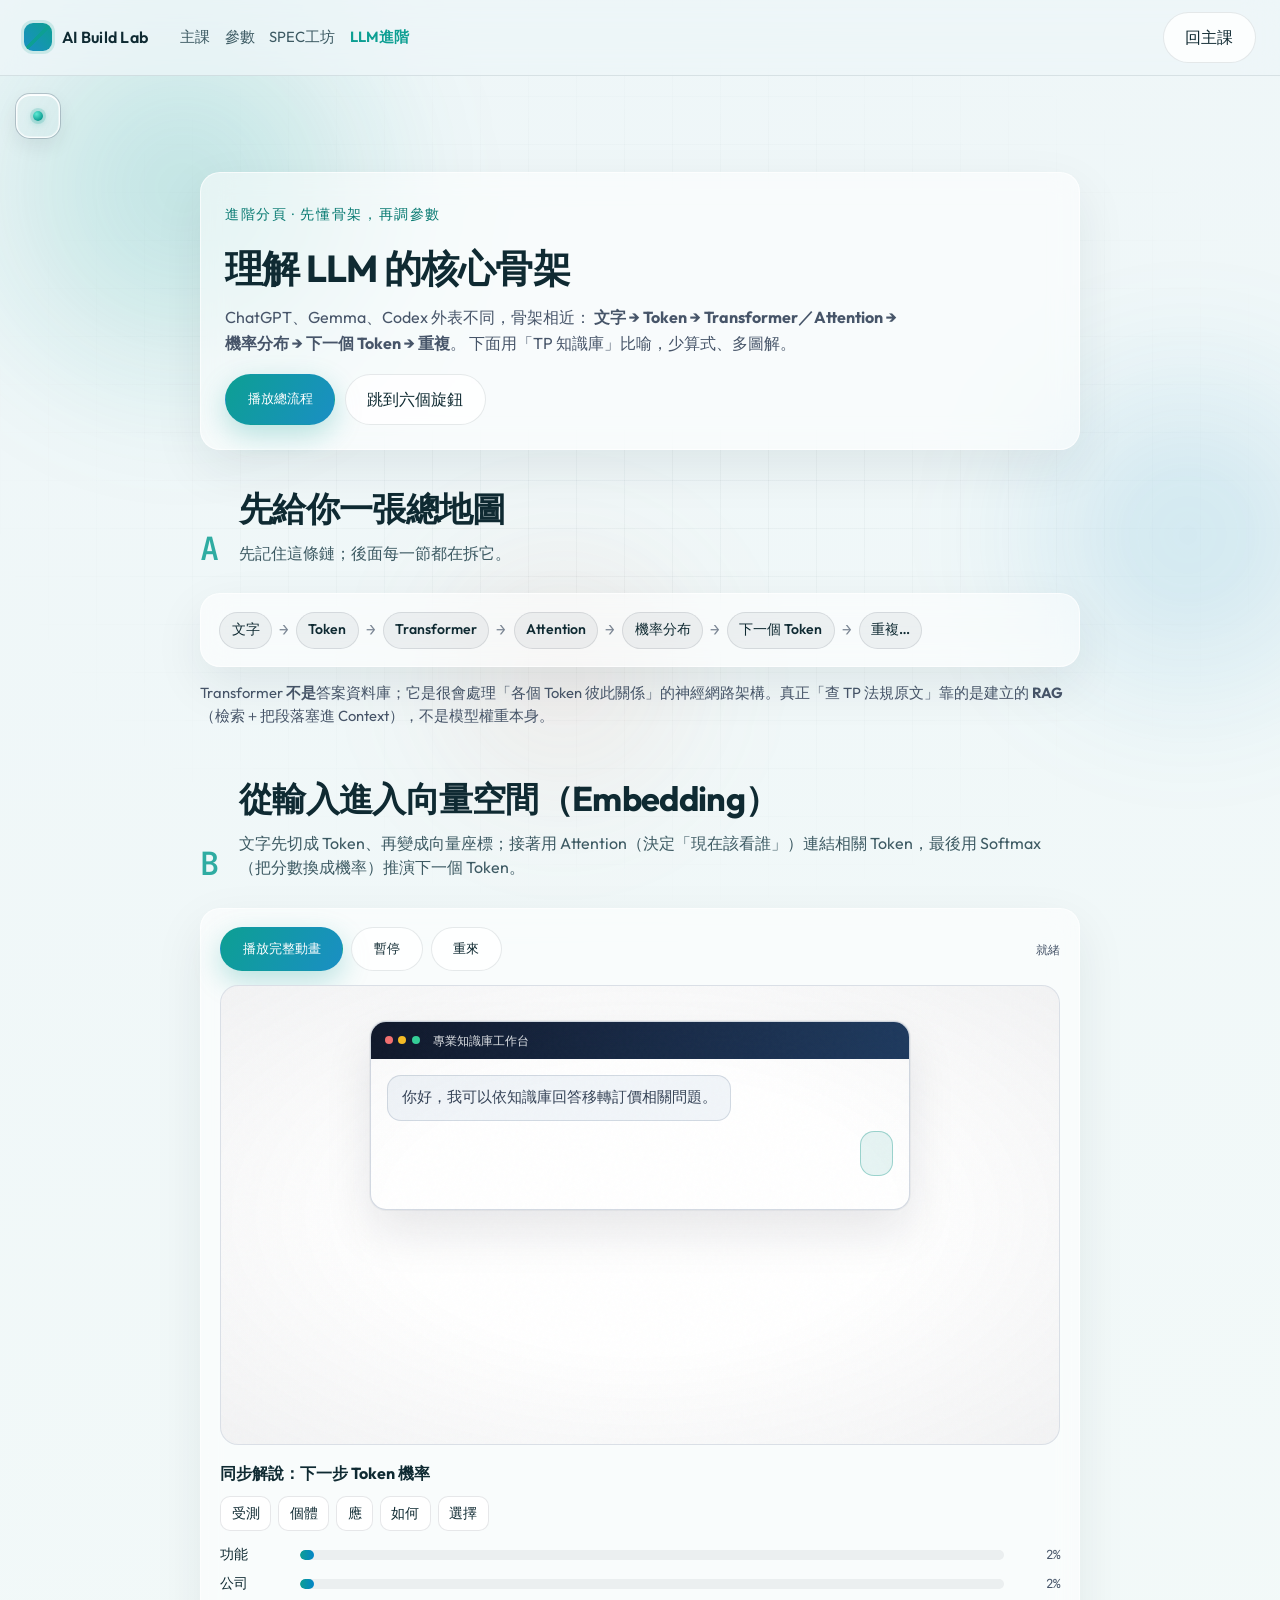
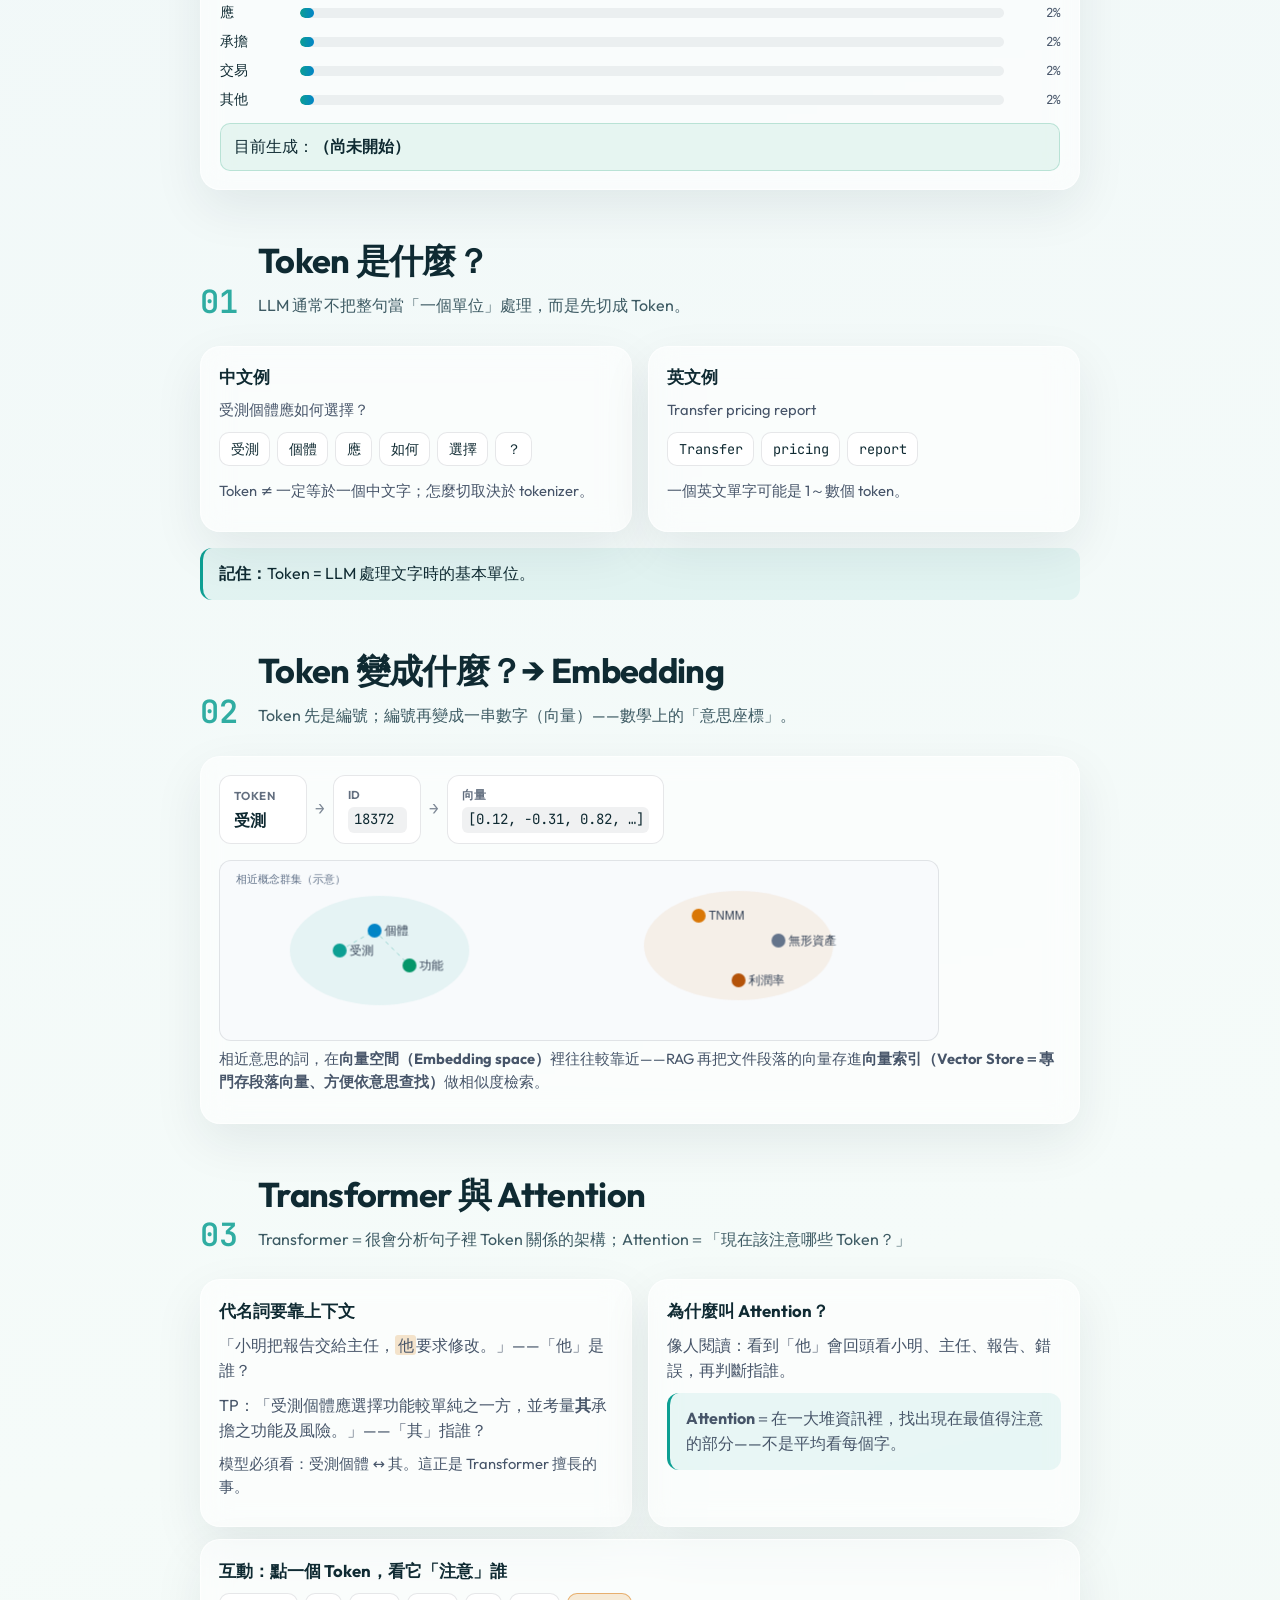
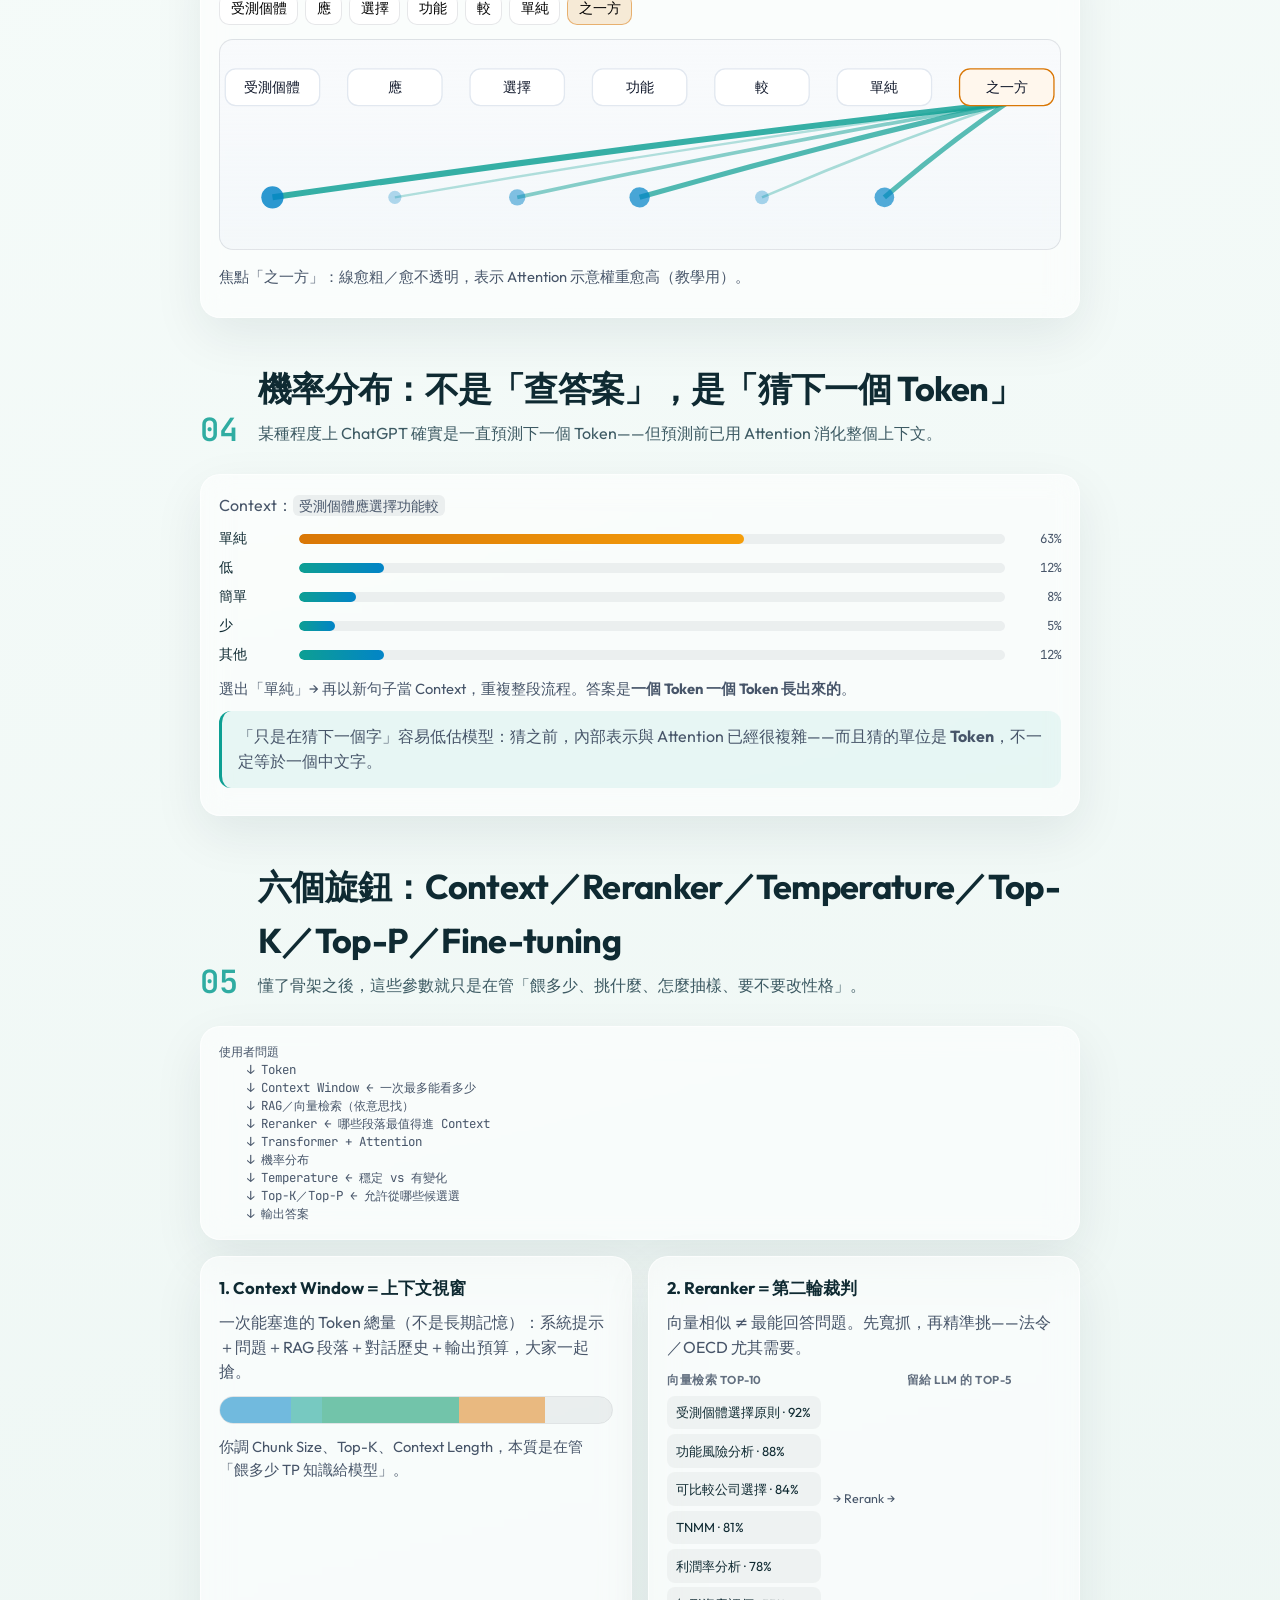
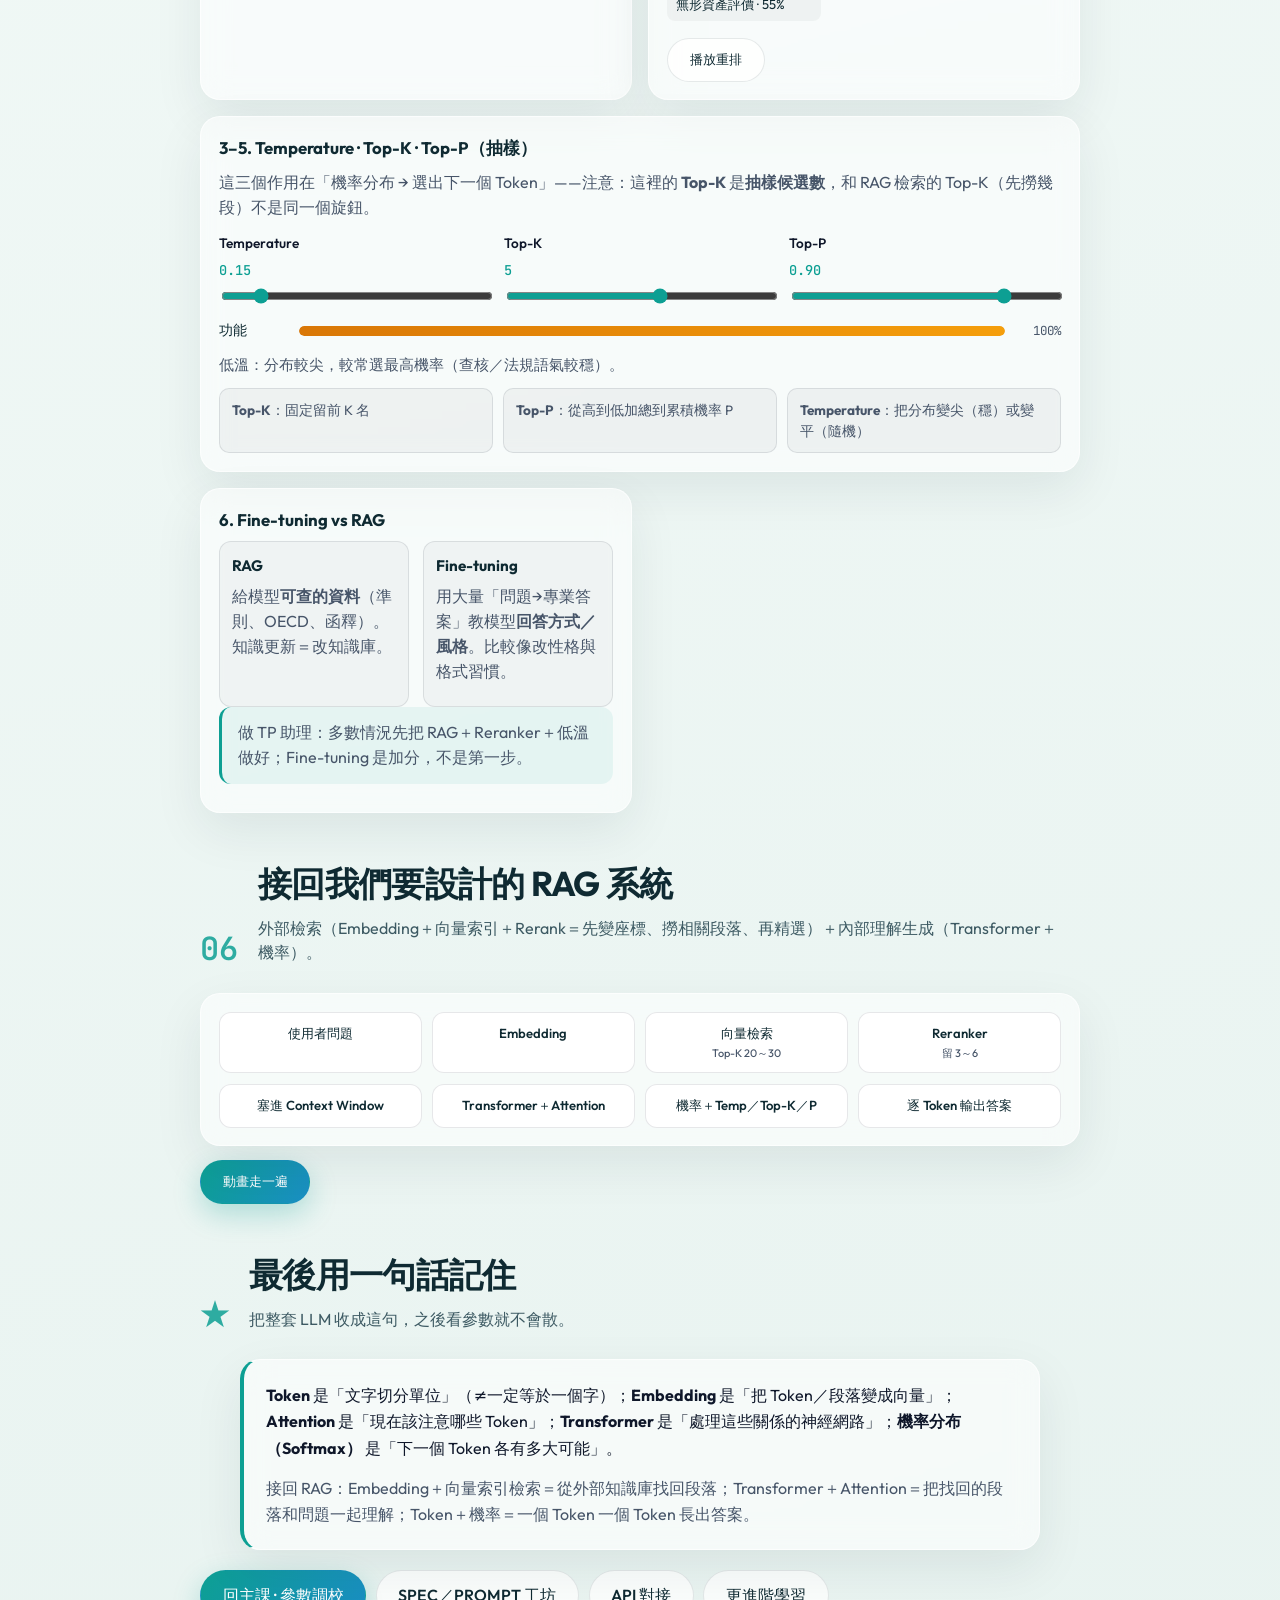
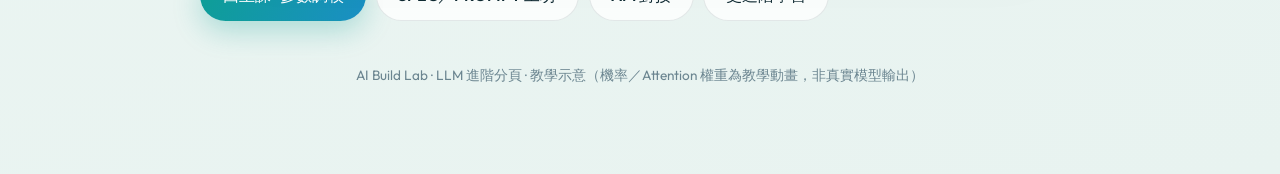
<file: llm.html>
<!DOCTYPE html>
<html lang="zh-Hant">
<head>
  <meta charset="UTF-8" />
  <meta name="viewport" content="width=device-width, initial-scale=1.0" />
  <title>LLM 核心骨架｜Token → Attention → 機率｜AI Build Lab</title>
  <meta name="description" content="用 TP 知識庫比喻理解 ChatGPT／Gemma／Codex：Token、Transformer、Attention、機率分布，以及 Context／Temperature／Top-K／Top-P／Reranker／Fine-tuning" />
  <link rel="preconnect" href="https://fonts.googleapis.com" />
  <link rel="preconnect" href="https://fonts.gstatic.com" crossorigin />
  <link href="https://fonts.googleapis.com/css2?family=JetBrains+Mono:wght@400;500;600&family=Outfit:wght@300;400;500;600;700&display=swap" rel="stylesheet" />
  <link rel="stylesheet" href="css/styles.css" />
  <link rel="stylesheet" href="css/llm.css?v=hot-slate-1" />
</head>
<body class="llm-page">
  <div class="bg-layer" aria-hidden="true">
    <div class="orb orb-a"></div>
    <div class="orb orb-b"></div>
    <div class="orb orb-c"></div>
    <div class="grid-overlay"></div>
  </div>

  <nav class="top-nav" id="topNav">
    <a class="brand" href="index.html#hero">
      <span class="brand-mark"></span>
      <span class="brand-text">AI Build Lab</span>
    </a>
    <button class="nav-toggle" id="navToggle" aria-label="開啟選單" aria-expanded="false">
      <span></span><span></span>
    </button>
    <ul class="nav-links" id="navLinks">
      <li><a href="index.html#plan">主課</a></li>
      <li><a href="index.html#params">參數</a></li>
      <li><a href="index.html#workshop">SPEC工坊</a></li>
      <li><a class="nav-current" href="llm.html" aria-current="page">LLM進階</a></li>
    </ul>
    <div class="nav-actions">
      <a class="btn btn-ghost" href="index.html">回主課</a>
    </div>
  </nav>

  <aside class="llm-assist" id="llmSide" data-open="false" aria-label="本頁章節導覽">
    <button type="button" class="llm-assist-orb" id="llmSideOrb" aria-expanded="false" aria-controls="llmSidePanel" title="展開章節導覽">
      <span class="llm-assist-orb-glass" aria-hidden="true"></span>
      <span class="llm-assist-orb-dot" aria-hidden="true"></span>
      <span class="visually-hidden">章節選單</span>
    </button>
    <div class="llm-assist-panel" id="llmSidePanel" role="navigation" aria-hidden="true">
      <div class="llm-assist-panel-inner">
        <div class="llm-assist-head">
          <p class="llm-side-label">進階說明</p>
          <button type="button" class="llm-assist-collapse" id="llmSideCollapse" title="收成小圓點" aria-label="收合選單">−</button>
        </div>
        <nav class="llm-assist-links" id="llmSideLinks">
          <a href="#map">總地圖</a>
          <a href="#pipeline">流水線動畫</a>
          <a href="#token">Token</a>
          <a href="#embed">向量</a>
          <a href="#attention">Attention</a>
          <a href="#prob">機率分布</a>
          <a href="#knobs">六個旋鈕</a>
          <a href="#stack">接回 RAG</a>
          <a href="#memo">一句話記住</a>
        </nav>
      </div>
    </div>
  </aside>

  <main class="llm-main">
    <header class="llm-hero glass">
      <p class="eyebrow">進階分頁 · 先懂骨架，再調參數</p>
      <h1>理解 LLM 的核心骨架</h1>
      <p class="llm-hero-lead">
        ChatGPT、Gemma、Codex 外表不同，骨架相近：
        <strong>文字 → Token → Transformer／Attention → 機率分布 → 下一個 Token → 重複</strong>。
        下面用「TP 知識庫」比喻，少算式、多圖解。
      </p>
      <div class="llm-hero-actions">
        <button type="button" class="btn btn-primary" id="llmPlayAll">播放總流程</button>
        <a class="btn btn-ghost" href="#knobs">跳到六個旋鈕</a>
      </div>
    </header>

    <!-- MAP -->
    <section class="llm-section" id="map">
      <div class="section-head">
        <span class="section-num">A</span>
        <div>
          <h2>先給你一張總地圖</h2>
          <p>先記住這條鏈；後面每一節都在拆它。</p>
        </div>
      </div>
      <div class="llm-chain glass" id="llmChain" aria-label="LLM 總流程">
        <span class="llm-chain-step" data-step="0">文字</span>
        <span class="llm-chain-arrow" aria-hidden="true">→</span>
        <span class="llm-chain-step" data-step="1">Token</span>
        <span class="llm-chain-arrow" aria-hidden="true">→</span>
        <span class="llm-chain-step" data-step="2">Transformer</span>
        <span class="llm-chain-arrow" aria-hidden="true">→</span>
        <span class="llm-chain-step" data-step="3">Attention</span>
        <span class="llm-chain-arrow" aria-hidden="true">→</span>
        <span class="llm-chain-step" data-step="4">機率分布</span>
        <span class="llm-chain-arrow" aria-hidden="true">→</span>
        <span class="llm-chain-step" data-step="5">下一個 Token</span>
        <span class="llm-chain-arrow" aria-hidden="true">→</span>
        <span class="llm-chain-step" data-step="6">重複…</span>
      </div>
      <p class="llm-note">Transformer <strong>不是</strong>答案資料庫；它是很會處理「各個 Token 彼此關係」的神經網路架構。真正「查 TP 法規原文」靠的是建立的 <strong>RAG</strong>（檢索＋把段落塞進 Context），不是模型權重本身。</p>
    </section>

    <!-- PIPELINE LIVE -->
    <section class="llm-section" id="pipeline">
      <div class="section-head">
        <span class="section-num">B</span>
        <div>
          <h2>從輸入進入向量空間（Embedding）</h2>
          <p>文字先切成 Token、再變成向量座標；接著用 Attention（決定「現在該看誰」）連結相關 Token，最後用 Softmax（把分數換成機率）推演下一個 Token。</p>
        </div>
      </div>
      <div class="llm-demo glass llm-cinematic">
        <div class="llm-demo-toolbar">
          <button type="button" class="btn btn-primary" id="pipePlay">播放完整動畫</button>
          <button type="button" class="btn btn-ghost" id="pipePause">暫停</button>
          <button type="button" class="btn btn-ghost" id="pipeReset">重來</button>
          <span class="llm-demo-status" id="pipeStatus">就緒</span>
        </div>

        <div class="cine-stage" id="cineStage" data-act="ui">
          <div class="cine-fx" aria-hidden="true">
            <div class="cine-vignette"></div>
            <div class="cine-grain"></div>
            <div class="cine-flash" id="cineFlash"></div>
          </div>

          <!-- Act 1: text input only -->
          <div class="cine-act cine-ui" id="cineUi">
            <div class="cine-ui-panel" id="cineUiPanel">
              <div class="cine-ui-bar">
                <span class="cine-dot"></span><span class="cine-dot"></span><span class="cine-dot"></span>
                <span class="cine-ui-title">專業知識庫工作台</span>
              </div>
              <div class="cine-chat">
                <div class="cine-bubble cine-ai">你好，我可以依知識庫回答移轉訂價相關問題。</div>
                <div class="cine-bubble cine-user" id="cineUserBubble">
                  <span id="cineTypeText"></span><span class="cine-caret blink" id="cineCaret" aria-hidden="true"></span>
                </div>
              </div>
            </div>
          </div>

          <!-- Act 2: embedding / attention space -->
          <div class="cine-act cine-brain" id="cineBrain" hidden>
            <div class="cine-brain-frame">
              <svg class="cine-brain-sil" viewBox="0 0 860 480" aria-hidden="true">
                <defs>
                  <radialGradient id="brainAtm" cx="50%" cy="45%" r="55%">
                    <stop offset="0%" stop-color="rgba(13,148,136,0.07)"/>
                    <stop offset="100%" stop-color="rgba(255,255,255,0)"/>
                  </radialGradient>
                </defs>
                <ellipse cx="430" cy="250" rx="320" ry="200" fill="url(#brainAtm)"/>
              </svg>
              <svg class="llm-attn-svg llm-attn-literary attn-spread attn-white" id="attnSvg" viewBox="0 0 860 480" role="img" aria-label="Embedding 向量空間與 Attention"></svg>
            </div>
          </div>
        </div>

        <div class="llm-prob-panel">
          <h3>同步解說：下一步 Token 機率</h3>
          <div class="llm-tokens" id="pipeTokens" aria-live="polite"></div>
          <div class="llm-prob-bars" id="probBars"></div>
          <p class="llm-out-line">目前生成：<strong id="pipeOut">（尚未開始）</strong></p>
        </div>
      </div>
    </section>

    <!-- TOKEN -->
    <section class="llm-section" id="token">
      <div class="section-head">
        <span class="section-num">01</span>
        <div>
          <h2>Token 是什麼？</h2>
          <p>LLM 通常不把整句當「一個單位」處理，而是先切成 Token。</p>
        </div>
      </div>
      <div class="llm-two">
        <article class="glass llm-card">
          <h3>中文例</h3>
          <p class="llm-muted">受測個體應如何選擇？</p>
          <div class="llm-chip-row" id="tokenZh"></div>
          <p class="llm-caption">Token ≠ 一定等於一個中文字；怎麼切取決於 tokenizer。</p>
        </article>
        <article class="glass llm-card">
          <h3>英文例</h3>
          <p class="llm-muted">Transfer pricing report</p>
          <div class="llm-chip-row" id="tokenEn"></div>
          <p class="llm-caption">一個英文單字可能是 1～數個 token。</p>
        </article>
      </div>
      <p class="llm-takeaway"><strong>記住：</strong>Token = LLM 處理文字時的基本單位。</p>
    </section>

    <!-- EMBED -->
    <section class="llm-section" id="embed">
      <div class="section-head">
        <span class="section-num">02</span>
        <div>
          <h2>Token 變成什麼？→ Embedding</h2>
          <p>Token 先是編號；編號再變成一串數字（向量）——數學上的「意思座標」。</p>
        </div>
      </div>
      <div class="glass llm-card llm-embed-demo">
        <div class="llm-embed-flow">
          <div class="llm-embed-box">
            <span class="llm-label">Token</span>
            <strong>受測</strong>
          </div>
          <span class="llm-chain-arrow">→</span>
          <div class="llm-embed-box">
            <span class="llm-label">ID</span>
            <code>18372</code>
          </div>
          <span class="llm-chain-arrow">→</span>
          <div class="llm-embed-box llm-embed-vec">
            <span class="llm-label">向量</span>
            <code id="embedVec">[0.12, -0.31, 0.82, …]</code>
          </div>
        </div>
        <canvas id="embedCanvas" width="720" height="180" aria-label="向量空間示意"></canvas>
        <p class="llm-caption">相近意思的詞，在<strong>向量空間（Embedding space）</strong>裡往往較靠近——RAG 再把文件段落的向量存進<strong>向量索引（Vector Store＝專門存段落向量、方便依意思查找）</strong>做相似度檢索。</p>
      </div>
    </section>

    <!-- ATTENTION -->
    <section class="llm-section" id="attention">
      <div class="section-head">
        <span class="section-num">03</span>
        <div>
          <h2>Transformer 與 Attention</h2>
          <p>Transformer＝很會分析句子裡 Token 關係的架構；Attention＝「現在該注意哪些 Token？」</p>
        </div>
      </div>
      <div class="llm-two">
        <article class="glass llm-card">
          <h3>代名詞要靠上下文</h3>
          <p>「小明把報告交給主任，<mark>他</mark>要求修改。」——「他」是誰？</p>
          <p>TP：「受測個體應選擇功能較單純之一方，並考量<strong>其</strong>承擔之功能及風險。」——「其」指誰？</p>
          <p class="llm-muted">模型必須看：受測個體 ↔ 其。這正是 Transformer 擅長的事。</p>
        </article>
        <article class="glass llm-card">
          <h3>為什麼叫 Attention？</h3>
          <p>像人閱讀：看到「他」會回頭看小明、主任、報告、錯誤，再判斷指誰。</p>
          <p class="llm-takeaway"><strong>Attention</strong>＝在一大堆資訊裡，找出現在最值得注意的部分——不是平均看每個字。</p>
        </article>
      </div>
      <div class="glass llm-card">
        <h3>互動：點一個 Token，看它「注意」誰</h3>
        <div class="llm-focus-tokens" id="focusTokens"></div>
        <svg class="llm-focus-svg" id="focusSvg" viewBox="0 0 640 160" aria-hidden="true"></svg>
        <p class="llm-caption" id="focusCaption">點上方 Token 試看看。</p>
      </div>
    </section>

    <!-- PROB -->
    <section class="llm-section" id="prob">
      <div class="section-head">
        <span class="section-num">04</span>
        <div>
          <h2>機率分布：不是「查答案」，是「猜下一個 Token」</h2>
          <p>某種程度上 ChatGPT 確實是一直預測下一個 Token——但預測前已用 Attention 消化整個上下文。</p>
        </div>
      </div>
      <div class="glass llm-card">
        <p>Context：<code>受測個體應選擇功能較</code></p>
        <div class="llm-prob-bars" id="probStatic"></div>
        <p class="llm-muted">選出「單純」→ 再以新句子當 Context，重複整段流程。答案是<strong>一個 Token 一個 Token 長出來的</strong>。</p>
        <p class="llm-takeaway">「只是在猜下一個字」容易低估模型：猜之前，內部表示與 Attention 已經很複雜——而且猜的單位是 <strong>Token</strong>，不一定等於一個中文字。</p>
      </div>
    </section>

    <!-- KNOBS -->
    <section class="llm-section" id="knobs">
      <div class="section-head">
        <span class="section-num">05</span>
        <div>
          <h2>六個旋鈕：Context／Reranker／Temperature／Top-K／Top-P／Fine-tuning</h2>
          <p>懂了骨架之後，這些參數就只是在管「餵多少、挑什麼、怎麼抽樣、要不要改性格」。</p>
        </div>
      </div>

      <div class="llm-knob-map glass">
        <pre class="llm-ascii" aria-label="參數總地圖">使用者問題
    ↓ Token
    ↓ Context Window ← 一次最多能看多少
    ↓ RAG／向量檢索（依意思找）
    ↓ Reranker ← 哪些段落最值得進 Context
    ↓ Transformer + Attention
    ↓ 機率分布
    ↓ Temperature ← 穩定 vs 有變化
    ↓ Top-K／Top-P ← 允許從哪些候選選
    ↓ 輸出答案</pre>
      </div>

      <div class="llm-knob-grid">
        <article class="glass llm-card" id="knob-context">
          <h3>1. Context Window＝上下文視窗</h3>
          <p>一次能塞進的 Token 總量（不是長期記憶）：系統提示＋問題＋RAG 段落＋對話歷史＋輸出預算，大家一起搶。</p>
          <div class="llm-ctx" id="ctxViz" aria-label="Context 佔用示意">
            <div class="llm-ctx-seg" style="--w:18%" data-label="System 3K"></div>
            <div class="llm-ctx-seg" style="--w:8%" data-label="問題 0.5K"></div>
            <div class="llm-ctx-seg" style="--w:35%" data-label="RAG 8K"></div>
            <div class="llm-ctx-seg" style="--w:22%" data-label="歷史 5K"></div>
            <div class="llm-ctx-seg llm-ctx-free" style="--w:17%" data-label="餘裕"></div>
          </div>
          <p class="llm-caption">你調 Chunk Size、Top-K、Context Length，本質是在管「餵多少 TP 知識給模型」。</p>
        </article>

        <article class="glass llm-card" id="knob-rerank">
          <h3>2. Reranker＝第二輪裁判</h3>
          <p>向量相似 ≠ 最能回答問題。先寬抓，再精準挑——法令／OECD 尤其需要。</p>
          <div class="llm-rerank" id="rerankViz">
            <div class="llm-rerank-col">
              <span class="llm-label">向量檢索 Top-10</span>
              <ul id="rerankBefore"></ul>
            </div>
            <div class="llm-rerank-arrow">→ Rerank →</div>
            <div class="llm-rerank-col">
              <span class="llm-label">留給 LLM 的 Top-5</span>
              <ul id="rerankAfter"></ul>
            </div>
          </div>
          <button type="button" class="btn btn-ghost" id="rerankPlay">播放重排</button>
        </article>

        <article class="glass llm-card llm-card-span" id="knob-sample">
          <h3>3–5. Temperature · Top-K · Top-P（抽樣）</h3>
          <p>這三個作用在「機率分布 → 選出下一個 Token」——注意：這裡的 <strong>Top-K</strong> 是<strong>抽樣候選數</strong>，和 RAG 檢索的 Top-K（先撈幾段）不是同一個旋鈕。</p>
          <div class="llm-sliders">
            <label>Temperature <output id="tempOut">0.15</output>
              <input type="range" id="tempRange" min="0" max="1.2" step="0.05" value="0.15" />
            </label>
            <label>Top-K <output id="topkOut">5</output>
              <input type="range" id="topkRange" min="1" max="8" step="1" value="5" />
            </label>
            <label>Top-P <output id="toppOut">0.90</output>
              <input type="range" id="toppRange" min="0.5" max="1" step="0.05" value="0.90" />
            </label>
          </div>
          <div class="llm-prob-bars" id="sampleBars"></div>
          <p class="llm-caption" id="sampleHint">低溫＋適度 Top-K／P → 查核語氣較穩；高溫 → 較多變化（也較易飄）。</p>
          <div class="llm-compare-mini">
            <div><strong>Top-K</strong>：固定留前 K 名</div>
            <div><strong>Top-P</strong>：從高到低加總到累積機率 P</div>
            <div><strong>Temperature</strong>：把分布變尖（穩）或變平（隨機）</div>
          </div>
        </article>

        <article class="glass llm-card" id="knob-ft">
          <h3>6. Fine-tuning vs RAG</h3>
          <div class="llm-vs">
            <div>
              <h4>RAG</h4>
              <p>給模型<strong>可查的資料</strong>（準則、OECD、函釋）。知識更新＝改知識庫。</p>
            </div>
            <div>
              <h4>Fine-tuning</h4>
              <p>用大量「問題→專業答案」教模型<strong>回答方式／風格</strong>。比較像改性格與格式習慣。</p>
            </div>
          </div>
          <p class="llm-takeaway">做 TP 助理：多數情況先把 RAG＋Reranker＋低溫做好；Fine-tuning 是加分，不是第一步。</p>
        </article>
      </div>
    </section>

    <!-- STACK -->
    <section class="llm-section" id="stack">
      <div class="section-head">
        <span class="section-num">06</span>
        <div>
          <h2>接回我們要設計的 RAG 系統</h2>
          <p>外部檢索（Embedding＋向量索引＋Rerank＝先變座標、撈相關段落、再精選）＋內部理解生成（Transformer＋機率）。</p>
        </div>
      </div>
      <div class="glass llm-stack" id="stackFlow">
        <div class="llm-stack-node" data-i="0">使用者問題</div>
        <div class="llm-stack-node" data-i="1">Embedding</div>
        <div class="llm-stack-node" data-i="2">向量檢索<br /><small>Top-K 20～30</small></div>
        <div class="llm-stack-node" data-i="3">Reranker<br /><small>留 3～6</small></div>
        <div class="llm-stack-node" data-i="4">塞進 Context Window</div>
        <div class="llm-stack-node" data-i="5">Transformer＋Attention</div>
        <div class="llm-stack-node" data-i="6">機率＋Temp／Top-K／P</div>
        <div class="llm-stack-node" data-i="7">逐 Token 輸出答案</div>
      </div>
      <button type="button" class="btn btn-primary" id="stackPlay">動畫走一遍</button>
    </section>

    <!-- MEMO -->
    <section class="llm-section" id="memo">
      <div class="section-head">
        <span class="section-num">★</span>
        <div>
          <h2>最後用一句話記住</h2>
          <p>把整套 LLM 收成這句，之後看參數就不會散。</p>
        </div>
      </div>
      <blockquote class="llm-memo glass">
        <p><strong>Token</strong> 是「文字切分單位」（≠一定等於一個字）；<strong>Embedding</strong> 是「把 Token／段落變成向量」；<strong>Attention</strong> 是「現在該注意哪些 Token」；<strong>Transformer</strong> 是「處理這些關係的神經網路」；<strong>機率分布（Softmax）</strong> 是「下一個 Token 各有多大可能」。</p>
        <p>接回 RAG：Embedding＋向量索引檢索＝從外部知識庫找回段落；Transformer＋Attention＝把找回的段落和問題一起理解；Token＋機率＝一個 Token 一個 Token 長出答案。</p>
      </blockquote>
      <div class="llm-footer-links">
        <a class="btn btn-primary" href="index.html#params">回主課 · 參數調校</a>
        <a class="btn btn-ghost" href="index.html#workshop">SPEC／PROMPT 工坊</a>
        <a class="btn btn-ghost" href="index.html#api">API 對接</a>
        <a class="btn btn-ghost" href="https://ai-plain-textbook.vercel.app/" target="_blank" rel="noopener noreferrer" aria-label="更進階學習：AI 白話教科書（另開分頁）">更進階學習</a>
      </div>
    </section>

    <footer class="site-footer">
      <p class="footer-note">AI Build Lab · LLM 進階分頁 · 教學示意（機率／Attention 權重為教學動畫，非真實模型輸出）</p>
    </footer>
  </main>

  <script src="js/llm.js?v=terms-plain-1"></script>
</body>
</html>
</file>
<file: css/styles.css>
/* AI Build Lab — light tech, airy glass */
:root {
  --bg0: #eef6f8;
  --bg1: #f5fbf9;
  --ink: #0f2a32;
  --ink-soft: #3d5a63;
  --muted: #6b8590;
  --line: rgba(15, 42, 50, 0.1);
  --glass: rgba(255, 255, 255, 0.55);
  --glass-strong: rgba(255, 255, 255, 0.78);
  --teal: #0d9f93;
  --teal-deep: #087a72;
  --sky: #1a8fc4;
  --coral: #e07a5f;
  --ok: #2a9d8f;
  --warn: #e9c46a;
  --shadow: 0 18px 50px rgba(15, 42, 50, 0.08);
  --radius: 20px;
  --font: "Outfit", system-ui, sans-serif;
  --mono: "JetBrains Mono", ui-monospace, monospace;
  --nav-h: 72px;
}

*,
*::before,
*::after {
  box-sizing: border-box;
}

html {
  scroll-behavior: smooth;
}

body {
  margin: 0;
  font-family: var(--font);
  color: var(--ink);
  background: linear-gradient(165deg, var(--bg0), var(--bg1) 45%, #e8f3f0);
  min-height: 100vh;
  line-height: 1.55;
  overflow-x: hidden;
}

a {
  color: inherit;
  text-decoration: none;
}

button {
  font-family: inherit;
  cursor: pointer;
}

/* Background atmosphere */
.bg-layer {
  position: fixed;
  inset: 0;
  z-index: -1;
  pointer-events: none;
  overflow: hidden;
}

.orb {
  position: absolute;
  border-radius: 50%;
  filter: blur(60px);
  opacity: 0.55;
  animation: drift 18s ease-in-out infinite;
}

.orb-a {
  width: 42vw;
  height: 42vw;
  max-width: 520px;
  max-height: 520px;
  background: radial-gradient(circle, rgba(13, 159, 147, 0.45), transparent 70%);
  top: -8%;
  left: -6%;
}

.orb-b {
  width: 36vw;
  height: 36vw;
  max-width: 440px;
  max-height: 440px;
  background: radial-gradient(circle, rgba(26, 143, 196, 0.35), transparent 70%);
  top: 35%;
  right: -10%;
  animation-delay: -6s;
}

.orb-c {
  width: 28vw;
  height: 28vw;
  max-width: 360px;
  max-height: 360px;
  background: radial-gradient(circle, rgba(224, 122, 95, 0.22), transparent 70%);
  bottom: 5%;
  left: 30%;
  animation-delay: -12s;
}

.grid-overlay {
  position: absolute;
  inset: 0;
  background-image:
    linear-gradient(rgba(15, 42, 50, 0.035) 1px, transparent 1px),
    linear-gradient(90deg, rgba(15, 42, 50, 0.035) 1px, transparent 1px);
  background-size: 48px 48px;
  mask-image: radial-gradient(ellipse at center, black 20%, transparent 75%);
}

@keyframes drift {
  0%, 100% { transform: translate(0, 0) scale(1); }
  50% { transform: translate(3%, 4%) scale(1.06); }
}

/* Nav */
.top-nav {
  position: sticky;
  top: 0;
  z-index: 100;
  display: flex;
  align-items: center;
  gap: 1rem;
  min-height: var(--nav-h);
  padding: 0.75rem 1.5rem;
  backdrop-filter: blur(16px);
  background: rgba(238, 246, 248, 0.72);
  border-bottom: 1px solid var(--line);
}

.brand {
  display: flex;
  align-items: center;
  gap: 0.6rem;
  font-weight: 600;
  letter-spacing: 0.02em;
}

.brand-mark {
  width: 28px;
  height: 28px;
  border-radius: 9px;
  background:
    linear-gradient(135deg, transparent 46%, var(--teal) 46% 54%, transparent 54%),
    linear-gradient(45deg, var(--sky), var(--teal));
  box-shadow: 0 0 0 3px rgba(13, 159, 147, 0.15);
  animation: markPulse 3.2s ease-in-out infinite;
}

@keyframes markPulse {
  0%, 100% { transform: rotate(0deg) scale(1); }
  50% { transform: rotate(6deg) scale(1.05); }
}

.nav-links {
  display: flex;
  flex-wrap: wrap;
  gap: 0.35rem 0.9rem;
  list-style: none;
  margin: 0 0 0 1rem;
  padding: 0;
  font-size: 0.92rem;
  color: var(--ink-soft);
}

.nav-links a {
  position: relative;
  padding: 0.25rem 0;
}

.nav-links a::after {
  content: "";
  position: absolute;
  left: 0;
  bottom: 0;
  width: 0;
  height: 2px;
  background: var(--teal);
  transition: width 0.25s ease;
}

.nav-links a:hover::after,
.nav-links a.active::after {
  width: 100%;
}

.nav-toggle {
  display: none;
  flex-direction: column;
  gap: 6px;
  background: transparent;
  border: 0;
  padding: 0.4rem;
}

.nav-toggle span {
  display: block;
  width: 22px;
  height: 2px;
  background: var(--ink);
  transition: transform 0.25s ease;
}

.talk-timer {
  display: flex;
  flex-direction: column;
  gap: 0.3rem;
  min-width: 110px;
}

.timer-label {
  font-size: 0.72rem;
  color: var(--muted);
  letter-spacing: 0.04em;
  text-transform: uppercase;
}

.timer-track {
  height: 4px;
  border-radius: 99px;
  background: rgba(15, 42, 50, 0.08);
  overflow: hidden;
}

.timer-fill {
  height: 100%;
  width: 0%;
  border-radius: inherit;
  background: linear-gradient(90deg, var(--teal), var(--sky));
  transition: width 0.4s ease;
}

/* Sections */
main {
  max-width: 1120px;
  margin: 0 auto;
  padding: 0 1.25rem 6rem;
}

.section {
  padding: 4.5rem 0 1rem;
  scroll-margin-top: calc(var(--nav-h) + 12px);
}

.section-head {
  display: grid;
  grid-template-columns: auto 1fr auto;
  gap: 1rem 1.25rem;
  align-items: end;
  margin-bottom: 1.75rem;
}

.section-num {
  font-family: var(--mono);
  font-size: 2rem;
  font-weight: 600;
  color: var(--teal);
  line-height: 1;
  opacity: 0.85;
}

.section-head h2 {
  margin: 0 0 0.35rem;
  font-size: clamp(1.6rem, 3vw, 2.15rem);
  letter-spacing: -0.02em;
}

.section-head p {
  margin: 0;
  color: var(--ink-soft);
}

.min-badge {
  font-size: 0.78rem;
  padding: 0.35rem 0.7rem;
  border-radius: 999px;
  border: 1px solid var(--line);
  background: var(--glass);
  color: var(--muted);
  backdrop-filter: blur(8px);
}

.section-note {
  color: var(--muted);
  margin: -0.5rem 0 1.25rem;
  font-size: 0.95rem;
}

.glass {
  background: var(--glass);
  border: 1px solid rgba(255, 255, 255, 0.65);
  box-shadow: var(--shadow);
  backdrop-filter: blur(14px);
  border-radius: var(--radius);
}

/* Hero */
.hero {
  min-height: calc(100vh - var(--nav-h));
  display: flex;
  align-items: center;
  padding-top: 2rem;
}

.hero-inner {
  width: 100%;
}

.eyebrow {
  display: inline-block;
  font-size: 0.85rem;
  letter-spacing: 0.12em;
  text-transform: uppercase;
  color: var(--teal-deep);
  margin: 0 0 1rem;
}

.hero-title {
  margin: 0 0 1.1rem;
  font-size: clamp(2.4rem, 7vw, 4.4rem);
  line-height: 1.05;
  letter-spacing: -0.035em;
  font-weight: 700;
}

.hero-title .accent {
  background: linear-gradient(105deg, var(--teal-deep), var(--sky));
  -webkit-background-clip: text;
  background-clip: text;
  color: transparent;
}

.hero-lead {
  max-width: 36rem;
  font-size: 1.1rem;
  color: var(--ink-soft);
  margin: 0 0 1rem;
}

.hero-author {
  margin: 0 0 1.75rem;
  font-size: 0.92rem;
  color: var(--muted);
}

.hero-author a {
  color: var(--teal-deep);
  border-bottom: 1px solid rgba(13, 159, 147, 0.3);
}

.hero-author a:hover {
  border-bottom-color: var(--teal);
}

.hero-cta {
  display: flex;
  flex-wrap: wrap;
  gap: 0.75rem;
  margin-bottom: 2.5rem;
}

.btn {
  display: inline-flex;
  align-items: center;
  justify-content: center;
  gap: 0.4rem;
  border-radius: 999px;
  padding: 0.75rem 1.35rem;
  font-weight: 560;
  border: 1px solid transparent;
  transition: transform 0.2s ease, box-shadow 0.2s ease, background 0.2s ease;
}

.btn:hover {
  transform: translateY(-2px);
}

.btn-primary {
  background: linear-gradient(120deg, var(--teal), var(--sky));
  color: #fff;
  box-shadow: 0 10px 28px rgba(13, 159, 147, 0.28);
}

.btn-ghost {
  background: var(--glass-strong);
  border-color: var(--line);
  color: var(--ink);
}

.path-strip {
  display: flex;
  flex-wrap: wrap;
  gap: 0.5rem;
}

.path-node {
  border: 1px solid var(--line);
  background: rgba(255, 255, 255, 0.45);
  backdrop-filter: blur(8px);
  border-radius: 14px;
  padding: 0.65rem 0.85rem;
  color: var(--ink-soft);
  font-size: 0.88rem;
  transition: all 0.25s ease;
}

.path-node span {
  display: block;
  font-family: var(--mono);
  font-size: 0.7rem;
  color: var(--muted);
  margin-bottom: 0.15rem;
}

.path-node:hover,
.path-node.active {
  border-color: rgba(13, 159, 147, 0.45);
  background: rgba(255, 255, 255, 0.85);
  color: var(--ink);
  box-shadow: 0 8px 24px rgba(13, 159, 147, 0.12);
}

a.path-node-link {
  text-decoration: none;
  display: inline-block;
  cursor: pointer;
}

.path-node.active {
  transform: translateY(-3px);
}

.reveal {
  opacity: 0;
  transform: translateY(18px);
  animation: rise 0.7s ease forwards;
}

.reveal:nth-child(1) { animation-delay: 0.05s; }
.reveal:nth-child(2) { animation-delay: 0.15s; }
.reveal:nth-child(3) { animation-delay: 0.25s; }
.reveal:nth-child(4) { animation-delay: 0.35s; }
.reveal:nth-child(5) { animation-delay: 0.45s; }

@keyframes rise {
  to { opacity: 1; transform: translateY(0); }
}

/* Plan panels */
.canvas-grid {
  display: grid;
  grid-template-columns: repeat(3, 1fr);
  gap: 1rem;
  margin-bottom: 1.25rem;
}

.panel {
  overflow: hidden;
  transition: transform 0.25s ease, box-shadow 0.25s ease;
}

.panel.open {
  transform: translateY(-4px);
  box-shadow: 0 22px 50px rgba(13, 159, 147, 0.14);
}

.panel-trigger {
  width: 100%;
  display: flex;
  justify-content: space-between;
  align-items: baseline;
  gap: 1rem;
  padding: 1.15rem 1.25rem;
  background: transparent;
  border: 0;
  text-align: left;
}

.panel-trigger h3 {
  margin: 0;
  font-size: 1.05rem;
}

.hint {
  font-size: 0.75rem;
  color: var(--muted);
}

.panel-body {
  max-height: 0;
  overflow: hidden;
  padding: 0 1.25rem;
  opacity: 0;
  transition: max-height 0.4s ease, opacity 0.3s ease, padding 0.3s ease;
}

.panel.open .panel-body {
  max-height: 720px;
  opacity: 1;
  padding: 0 1.25rem 1.25rem;
}

.example-box {
  margin: 0.75rem 0;
  padding: 0.85rem 1rem;
  border-radius: 12px;
  background: rgba(13, 159, 147, 0.08);
  border-left: 3px solid var(--teal);
  font-size: 0.95rem;
}

.check-list {
  margin: 0.5rem 0 0;
  padding-left: 1.1rem;
  color: var(--ink-soft);
}

.tier-stack {
  display: grid;
  gap: 0.5rem;
  margin-bottom: 0.75rem;
}

.tier {
  padding: 0.65rem 0.85rem;
  border-radius: 12px;
  background: rgba(255, 255, 255, 0.55);
  border: 1px solid var(--line);
}

.tier-btn {
  display: flex;
  flex-wrap: wrap;
  align-items: baseline;
  gap: 0.45rem 0.75rem;
  width: 100%;
  text-align: left;
  font: inherit;
  color: inherit;
  cursor: pointer;
  transition: border-color 0.2s ease, background 0.2s ease, transform 0.2s ease;
}

.tier-btn .tier-label {
  color: var(--ink-soft);
  font-size: 0.92rem;
}

.tier-btn:hover,
.tier-btn.active {
  border-color: rgba(13, 159, 147, 0.45);
  background: rgba(255, 255, 255, 0.9);
  transform: translateY(-1px);
}

.tier-btn.active {
  box-shadow: 0 8px 20px rgba(13, 159, 147, 0.12);
}

.scope-intro,
.scope-footer {
  margin: 0 0 0.75rem;
  color: var(--ink-soft);
  font-size: 0.92rem;
}

.scope-footer {
  margin: 0.75rem 0 0;
}

.tier-explain {
  padding: 0.85rem 0.95rem;
  border-radius: 12px;
  background: rgba(13, 159, 147, 0.08);
  border: 1px solid rgba(13, 159, 147, 0.18);
  color: var(--ink-soft);
  font-size: 0.92rem;
}

.tier-explain h5 {
  margin: 0 0 0.4rem;
  color: var(--ink);
  font-size: 0.98rem;
}

.tier-explain p {
  margin: 0 0 0.45rem;
}

.tier-explain p:last-child {
  margin-bottom: 0;
}

.tier-explain .ex {
  padding: 0.55rem 0.7rem;
  border-radius: 10px;
  background: rgba(255, 255, 255, 0.65);
  border-left: 3px solid var(--teal);
  font-size: 0.88rem;
}

.mini-table {
  width: 100%;
  border-collapse: collapse;
  font-size: 0.92rem;
}

.mini-table th {
  text-align: left;
  width: 4rem;
  color: var(--teal-deep);
  vertical-align: top;
  padding: 0.35rem 0.5rem 0.35rem 0;
}

.mini-table td {
  padding: 0.35rem 0;
  color: var(--ink-soft);
}

.workshop {
  padding: 1.25rem 1.4rem;
}

.workshop h3 {
  margin: 0 0 0.85rem;
  font-size: 1.05rem;
}

.fill-form label {
  display: flex;
  flex-wrap: wrap;
  align-items: center;
  gap: 0.45rem;
  color: var(--ink-soft);
}

.fill-form input {
  border: 1px solid var(--line);
  background: rgba(255, 255, 255, 0.8);
  border-radius: 10px;
  padding: 0.45rem 0.7rem;
  font: inherit;
  min-width: 7rem;
  outline: none;
  transition: border-color 0.2s ease, box-shadow 0.2s ease;
}

.fill-form input:focus {
  border-color: var(--teal);
  box-shadow: 0 0 0 3px rgba(13, 159, 147, 0.15);
}

.live-sentence {
  margin: 1rem 0 0;
  font-size: 1.15rem;
  font-weight: 560;
  color: var(--ink);
}

/* Flow */
.flow-board {
  position: relative;
  min-height: 300px;
  margin-bottom: 1rem;
  overflow: hidden;
}

.flow-lines {
  position: absolute;
  inset: 0;
  width: 100%;
  height: 100%;
  pointer-events: none;
}

.flow-lines path {
  fill: none;
  stroke: rgba(13, 159, 147, 0.35);
  stroke-width: 2;
  stroke-dasharray: 6 6;
  animation: dash 12s linear infinite;
}

@keyframes dash {
  to { stroke-dashoffset: -120; }
}

.flow-node {
  position: absolute;
  left: var(--x);
  top: var(--y);
  transform: translate(-50%, -50%);
  min-width: 92px;
  padding: 0.7rem 0.85rem;
  border-radius: 14px;
  border: 1px solid rgba(13, 159, 147, 0.25);
  background: rgba(255, 255, 255, 0.82);
  color: var(--ink);
  font-size: 0.85rem;
  line-height: 1.25;
  transition: transform 0.2s ease, box-shadow 0.2s ease, background 0.2s ease;
}

.flow-node small {
  display: block;
  color: var(--muted);
  font-size: 0.7rem;
  margin-top: 0.15rem;
}

.flow-node:hover,
.flow-node.active {
  transform: translate(-50%, -50%) scale(1.06);
  box-shadow: 0 12px 30px rgba(13, 159, 147, 0.2);
  background: #fff;
  z-index: 2;
}

.flow-node.diamond {
  border-radius: 8px;
  transform: translate(-50%, -50%) rotate(45deg);
  min-width: 72px;
  min-height: 72px;
  padding: 0;
  display: grid;
  place-items: center;
  font-size: 0.8rem;
}

.flow-node.diamond small { display: none; }

.flow-node.diamond .diamond-label {
  transform: rotate(-45deg);
  display: block;
}

.flow-node.diamond:hover,
.flow-node.diamond.active {
  transform: translate(-50%, -50%) rotate(45deg) scale(1.08);
}

.flow-node.primary {
  background: linear-gradient(135deg, rgba(13, 159, 147, 0.15), rgba(26, 143, 196, 0.12));
  border-color: rgba(26, 143, 196, 0.35);
}

.flow-node.alt {
  border-color: rgba(26, 143, 196, 0.35);
}

.flow-node.warn {
  border-color: rgba(224, 122, 95, 0.4);
}

.flow-detail,
.api-inspector,
.param-detail {
  position: relative;
  padding: 1.25rem 1.4rem;
  margin-bottom: 1rem;
  animation: rise 0.35s ease;
}

.close-detail {
  position: absolute;
  top: 0.7rem;
  right: 0.9rem;
  border: 0;
  background: transparent;
  font-size: 1.4rem;
  color: var(--muted);
  line-height: 1;
}

.tip-row {
  display: grid;
  grid-template-columns: repeat(3, 1fr);
  gap: 1rem;
}

.tip-card {
  padding: 1.1rem 1.2rem;
}

.tip-card h4 {
  margin: 0 0 0.4rem;
}

.tip-card p {
  margin: 0;
  color: var(--ink-soft);
  font-size: 0.95rem;
}

.tip-card-btn {
  display: flex;
  flex-direction: column;
  align-items: flex-start;
  justify-content: flex-start;
  width: 100%;
  text-align: left;
  cursor: pointer;
  transition: transform 0.2s ease, box-shadow 0.2s ease, border-color 0.2s ease;
  border: 1px solid rgba(13, 159, 147, 0.28);
}

.tip-card-btn:hover,
.tip-card-btn:focus-visible {
  transform: translateY(-3px);
  box-shadow: 0 16px 36px rgba(13, 159, 147, 0.16);
  border-color: rgba(13, 159, 147, 0.5);
  outline: none;
}

.tip-click-hint {
  display: inline-block;
  margin-top: 0.65rem;
  font-size: 0.75rem;
  color: var(--teal-deep);
  letter-spacing: 0.02em;
}

/* Modal: 給 AI 看 */
.modal-overlay {
  position: fixed;
  inset: 0;
  z-index: 10050;
  display: grid;
  place-items: center;
  padding: 1.25rem;
  background: rgba(15, 42, 50, 0.35);
  backdrop-filter: blur(6px);
  animation: rise 0.25s ease;
}

.modal-overlay[hidden] {
  display: none !important;
}

#termModal:not([hidden]),
#loopModal:not([hidden]) {
  display: grid !important;
}

.modal-panel {
  position: relative;
  width: min(720px, 100%);
  max-height: min(88vh, 900px);
  overflow: auto;
  padding: 1.5rem 1.5rem 1.35rem;
  border-radius: 22px;
  animation: deckIn 0.3s ease;
}

.modal-eyebrow {
  margin: 0 0 0.35rem;
  font-family: var(--mono);
  font-size: 0.75rem;
  letter-spacing: 0.06em;
  color: var(--teal-deep);
}

.modal-panel h3 {
  margin: 0 0 0.5rem;
  font-size: 1.35rem;
  letter-spacing: -0.02em;
}

.modal-lead {
  margin: 0 0 1.15rem;
  color: var(--ink-soft);
}

.modal-block {
  margin-bottom: 1rem;
  padding: 1rem 1.1rem;
  border-radius: 16px;
  border: 1px solid var(--line);
  background: rgba(255, 255, 255, 0.55);
}

.modal-block h4 {
  margin: 0 0 0.75rem;
  font-size: 1rem;
}

.human-flow {
  display: flex;
  flex-wrap: wrap;
  align-items: center;
  gap: 0.35rem 0.25rem;
  font-size: 0.92rem;
  color: var(--ink);
  line-height: 1.6;
}

.human-flow span:not(.arrow) {
  padding: 0.25rem 0.55rem;
  border-radius: 999px;
  background: rgba(15, 42, 50, 0.06);
}

.human-flow .arrow {
  color: var(--muted);
  padding: 0 0.1rem;
}

.modal-note {
  margin: 0.75rem 0 0;
  color: var(--teal-deep);
  font-weight: 560;
  font-size: 0.92rem;
}

.ai-block {
  border-color: rgba(13, 159, 147, 0.28);
  background: rgba(13, 159, 147, 0.07);
}

.ai-steps {
  display: grid;
  gap: 0.45rem;
}

.ai-steps details {
  border-radius: 12px;
  background: rgba(255, 255, 255, 0.7);
  border: 1px solid var(--line);
  padding: 0.55rem 0.8rem;
}

.ai-steps summary {
  cursor: pointer;
  font-weight: 560;
  list-style: none;
  color: var(--ink);
}

.ai-steps summary::-webkit-details-marker {
  display: none;
}

.ai-steps summary::before {
  content: "▸ ";
  color: var(--teal);
  font-family: var(--mono);
}

.ai-steps details[open] summary::before {
  content: "▾ ";
}

.ai-steps ul {
  margin: 0.45rem 0 0.2rem;
  padding-left: 1.15rem;
  color: var(--ink-soft);
  font-size: 0.92rem;
}

.ai-steps li {
  margin-bottom: 0.2rem;
}

body.modal-open {
  overflow: hidden;
}

/* Summary / RAG flow */
.summary-lead {
  padding: 1rem 1.2rem;
  margin-bottom: 1rem;
  color: var(--ink-soft);
}

.rag-flow {
  padding: 1.35rem 1.25rem;
  margin-bottom: 1.15rem;
  display: flex;
  flex-direction: column;
  align-items: center;
  gap: 0.35rem;
  text-align: center;
  position: relative;
  z-index: 0;
  isolation: isolate;
  overflow: hidden;
}

.rag-step {
  min-width: min(280px, 100%);
  padding: 0.7rem 1rem;
  border-radius: 14px;
  border: 1px solid var(--line);
  background: rgba(255, 255, 255, 0.7);
  font-weight: 560;
  color: var(--ink);
}

.rag-step.soft {
  font-weight: 500;
  color: var(--ink-soft);
}

.rag-arrow {
  color: var(--teal);
  font-size: 1.1rem;
  line-height: 1;
}

.rag-prompt-box {
  width: min(360px, 100%);
  padding: 1rem 1.1rem;
  border-radius: 16px;
  border: 1px solid rgba(13, 159, 147, 0.35);
  background: rgba(13, 159, 147, 0.08);
  text-align: left;
}

.rag-prompt-box ul {
  margin: 0.65rem 0 0;
  padding-left: 1.15rem;
  color: var(--ink-soft);
  font-size: 0.92rem;
}

.rag-prompt-box li {
  margin-bottom: 0.3rem;
}

.rag-outputs {
  display: flex;
  flex-wrap: wrap;
  justify-content: center;
  gap: 0.45rem;
  position: relative;
  z-index: 0;
  width: 100%;
  padding-bottom: 0.15rem;
}

.term-btn {
  font: inherit;
  cursor: pointer;
  border: 0;
  background: transparent;
  color: var(--sky);
  text-decoration: underline;
  text-decoration-thickness: 1.5px;
  text-underline-offset: 3px;
  padding: 0;
  position: relative;
  z-index: 1;
  pointer-events: auto;
}

.term-btn:hover,
.term-btn:focus-visible {
  color: var(--teal-deep);
  outline: none;
}

.rag-step.term-btn {
  background: rgba(255, 255, 255, 0.85);
  border: 1px solid rgba(26, 143, 196, 0.35);
  text-decoration: none;
  color: var(--ink);
  transition: transform 0.2s ease, box-shadow 0.2s ease;
}

.rag-step.term-btn:hover {
  transform: translateY(-2px);
  box-shadow: 0 10px 24px rgba(26, 143, 196, 0.15);
  color: var(--teal-deep);
}

.term-btn.chip {
  display: inline-flex;
  padding: 0.45rem 0.75rem;
  border-radius: 999px;
  background: rgba(26, 143, 196, 0.1);
  border: 1px solid rgba(26, 143, 196, 0.25);
  text-decoration: none;
  font-family: var(--mono);
  font-size: 0.82rem;
  color: var(--teal-deep);
}

.term-btn.term-inline {
  font-weight: 600;
}

.summary-chain {
  padding: 1.25rem 1.35rem;
  position: relative;
  z-index: 1;
  isolation: isolate;
}

.summary-chain h3 {
  margin: 0 0 0.5rem;
}

.summary-chain-intro {
  margin: 0 0 0.85rem;
  color: var(--ink-soft);
}

.chain-list {
  margin: 0;
  padding-left: 1.2rem;
  color: var(--ink-soft);
}

.chain-list li {
  margin-bottom: 0.55rem;
  line-height: 1.5;
}

.chain-list span {
  margin-left: 0.25rem;
}

.summary-finale {
  margin: 1.1rem 0 0;
  padding-top: 0.9rem;
  border-top: 1px solid var(--line);
  color: var(--ink);
  font-size: 1.02rem;
}

.term-metaphor {
  display: inline-block;
  margin: 0 0 0.75rem;
  padding: 0.45rem 0.8rem;
  border-radius: 999px;
  background: rgba(13, 159, 147, 0.12);
  color: var(--teal-deep);
  font-size: 0.9rem;
  font-weight: 560;
}

.term-modal-panel {
  width: min(520px, 100%);
}

/* Tabs */
.tab-list {
  display: flex;
  gap: 0.4rem;
  margin-bottom: 0.75rem;
  flex-wrap: wrap;
}

.tab-list button {
  border: 1px solid var(--line);
  background: rgba(255, 255, 255, 0.45);
  border-radius: 999px;
  padding: 0.5rem 1rem;
  color: var(--ink-soft);
  transition: all 0.2s ease;
}

.tab-list button[aria-selected="true"] {
  background: #fff;
  color: var(--ink);
  border-color: rgba(13, 159, 147, 0.4);
  box-shadow: 0 6px 18px rgba(13, 159, 147, 0.12);
}

.tab-panels {
  padding: 1.25rem 1.4rem;
}

.tab-panel {
  display: none;
  animation: rise 0.35s ease;
}

.tab-panel.active {
  display: block;
}

.spec-plain-intro {
  margin: 0 0 1rem;
  color: var(--ink-soft);
}

.spec-plain-list {
  display: grid;
  gap: 0.65rem;
}

.spec-plain-item {
  padding: 0.85rem 1rem;
  border-radius: 14px;
  border: 1px solid var(--line);
  background: rgba(255, 255, 255, 0.55);
}

.spec-plain-item h4 {
  margin: 0 0 0.35rem;
  font-size: 0.98rem;
  color: var(--teal-deep);
}

.spec-plain-item p,
.spec-plain-item ul {
  margin: 0;
  color: var(--ink-soft);
  font-size: 0.94rem;
}

.spec-plain-item ul {
  padding-left: 1.15rem;
}

.spec-plain-item li {
  margin-bottom: 0.25rem;
}

.spec-tag {
  margin-top: 0.4rem !important;
  font-size: 0.88rem !important;
  color: var(--muted) !important;
}

.spec-raw {
  margin-top: 1rem;
  border-radius: 14px;
  border: 1px solid var(--line);
  background: rgba(255, 255, 255, 0.45);
  padding: 0.65rem 0.9rem;
}

.spec-raw summary {
  cursor: pointer;
  font-weight: 560;
  color: var(--ink-soft);
  font-size: 0.92rem;
}

.spec-raw .code-block {
  margin-top: 0.75rem;
}

.numbered {
  margin: 0;
  padding-left: 1.2rem;
  color: var(--ink-soft);
}

.numbered li {
  margin-bottom: 0.55rem;
}

.code-block {
  margin: 0;
  padding: 1rem 1.1rem;
  border-radius: 14px;
  background: rgba(15, 42, 50, 0.92);
  color: #d7f3ef;
  font-family: var(--mono);
  font-size: 0.82rem;
  line-height: 1.55;
  overflow-x: auto;
  white-space: pre-wrap;
}

/* Prompt */
.prompt-layers {
  display: flex;
  flex-wrap: wrap;
  gap: 0.5rem;
  margin-bottom: 0.85rem;
}

.layer-chip {
  padding: 0.65rem 1rem;
  border: 1px solid var(--line);
  color: var(--ink-soft);
  transition: all 0.2s ease;
}

.layer-chip:hover,
.layer-chip.on {
  color: var(--ink);
  border-color: rgba(13, 159, 147, 0.45);
  transform: translateY(-2px);
}

.layer-chip.on {
  background: rgba(13, 159, 147, 0.12);
  box-shadow: 0 8px 22px rgba(13, 159, 147, 0.12);
}

.prompt-stage {
  min-height: 180px;
  padding: 1.2rem;
  margin-bottom: 1rem;
}

.prompt-placeholder {
  margin: 0;
  color: var(--muted);
}

.compare-row {
  display: grid;
  grid-template-columns: 1fr 1fr;
  gap: 1rem;
}

.compare {
  padding: 1.1rem 1.2rem;
}

.compare h4 {
  margin: 0 0 0.4rem;
}

.compare p {
  margin: 0;
  color: var(--ink-soft);
}

.compare.good {
  border-color: rgba(13, 159, 147, 0.35);
  background: rgba(13, 159, 147, 0.08);
}

/* API */
.api-grid {
  display: grid;
  grid-template-columns: repeat(3, 1fr);
  gap: 1rem;
  margin-bottom: 1rem;
}

.api-grid-4 {
  grid-template-columns: repeat(4, 1fr);
}

.api-teach {
  padding: 1.15rem 1.3rem;
  margin-bottom: 1rem;
}

.api-teach h3 {
  margin: 0 0 0.55rem;
  font-size: 1.05rem;
}

.api-teach p {
  margin: 0 0 0.65rem;
  color: var(--ink-soft);
}

.api-teach .check-list {
  margin: 0.35rem 0 0.75rem;
}

.api-teach-goal {
  margin: 0.75rem 0 0 !important;
  padding: 0.7rem 0.85rem;
  border-radius: 12px;
  background: rgba(13, 159, 147, 0.08);
  border-left: 3px solid var(--teal);
  color: var(--ink) !important;
}

.api-connect-box .api-connect-steps {
  margin: 0.4rem 0 0.85rem;
  padding-left: 1.2rem;
  color: var(--ink-soft);
  line-height: 1.55;
}

.api-connect-box .api-connect-steps li {
  margin-bottom: 0.55rem;
}

.api-connect-box .api-connect-steps code {
  font-family: var(--mono);
  font-size: 0.85em;
  background: rgba(15, 23, 42, 0.06);
  padding: 0.1em 0.35em;
  border-radius: 4px;
}

.api-teach-note {
  margin: 0 !important;
  padding: 0.65rem 0.8rem;
  border-radius: 10px;
  background: rgba(14, 165, 233, 0.08);
  border-left: 3px solid var(--sky, #0ea5e9);
  color: var(--ink) !important;
  font-size: 0.95rem;
}

.api-plain {
  margin: 0 0 0.75rem;
  color: var(--ink-soft);
  line-height: 1.55;
}

.api-card {
  padding: 1.15rem 1.2rem;
  cursor: pointer;
  transition: transform 0.2s ease, box-shadow 0.2s ease;
}

.api-card:hover,
.api-card.active {
  transform: translateY(-4px);
  box-shadow: 0 18px 40px rgba(26, 143, 196, 0.15);
}

.api-card h3 {
  margin: 0.45rem 0 0.35rem;
  font-family: var(--mono);
  font-size: 0.95rem;
}

.api-card p {
  margin: 0;
  color: var(--ink-soft);
  font-size: 0.92rem;
}

.method {
  display: inline-block;
  font-family: var(--mono);
  font-size: 0.72rem;
  font-weight: 600;
  letter-spacing: 0.04em;
  padding: 0.2rem 0.5rem;
  border-radius: 6px;
  color: #fff;
}

.method.post { background: var(--teal); }
.method.put { background: var(--sky); }
.method.get { background: var(--ink-soft); }

.api-inspector .kv {
  display: grid;
  grid-template-columns: 7rem 1fr;
  gap: 0.35rem 0.75rem;
  font-size: 0.92rem;
  margin-bottom: 0.85rem;
}

.api-inspector .kv dt {
  color: var(--muted);
  font-family: var(--mono);
  font-size: 0.78rem;
}

.api-inspector .kv dd {
  margin: 0;
  color: var(--ink-soft);
}

/* KB */
.kb-steps {
  display: grid;
  grid-template-columns: repeat(4, 1fr);
  gap: 0.85rem;
  margin-bottom: 1.25rem;
}

.kb-step {
  padding: 1.1rem 1rem;
  transition: transform 0.25s ease, background 0.25s ease;
  cursor: pointer;
}

.kb-step span {
  display: inline-grid;
  place-items: center;
  width: 28px;
  height: 28px;
  border-radius: 50%;
  background: rgba(13, 159, 147, 0.15);
  color: var(--teal-deep);
  font-family: var(--mono);
  font-size: 0.8rem;
  margin-bottom: 0.55rem;
}

.kb-step h3 {
  margin: 0 0 0.35rem;
  font-size: 1rem;
}

.kb-step p {
  margin: 0;
  font-size: 0.9rem;
  color: var(--ink-soft);
}

.kb-step:hover,
.kb-step.active {
  transform: translateY(-4px);
  background: rgba(255, 255, 255, 0.82);
}

.md-demo {
  overflow: hidden;
}

.md-toolbar {
  display: flex;
  justify-content: space-between;
  align-items: center;
  padding: 0.75rem 1rem;
  border-bottom: 1px solid var(--line);
  font-family: var(--mono);
  font-size: 0.8rem;
  color: var(--muted);
}

.md-toolbar button {
  border: 1px solid var(--line);
  background: rgba(255, 255, 255, 0.7);
  border-radius: 999px;
  padding: 0.35rem 0.8rem;
  font-size: 0.8rem;
}

.md-source {
  border-radius: 0;
}

.md-preview {
  padding: 1.2rem 1.4rem;
  animation: rise 0.35s ease;
}

.md-preview .meta {
  font-size: 0.8rem;
  color: var(--muted);
  margin: 0 0 0.75rem;
}

.md-preview h4 {
  margin: 0.75rem 0 0.35rem;
}

.md-preview ul {
  margin: 0;
  padding-left: 1.1rem;
  color: var(--ink-soft);
}

/* Params */
.params-table-wrap {
  overflow-x: auto;
  margin-bottom: 1rem;
}

.params-table {
  width: 100%;
  border-collapse: collapse;
  font-size: 0.92rem;
}

.params-table th,
.params-table td {
  padding: 0.85rem 1rem;
  text-align: left;
  border-bottom: 1px solid var(--line);
  vertical-align: top;
}

.params-table th {
  font-size: 0.78rem;
  letter-spacing: 0.06em;
  text-transform: uppercase;
  color: var(--muted);
  font-weight: 560;
}

.params-table tbody tr {
  cursor: pointer;
  transition: background 0.2s ease;
}

.params-table tbody tr:hover,
.params-table tbody tr.active {
  background: rgba(13, 159, 147, 0.08);
}

.params-table .name {
  font-weight: 560;
}

.params-table .suggest {
  font-family: var(--mono);
  font-size: 0.82rem;
  color: var(--teal-deep);
  white-space: nowrap;
}

.params-table .desc {
  color: var(--ink-soft);
}

.params-table .chev {
  color: var(--muted);
  font-size: 1.1rem;
}

.param-suggest {
  display: inline-block;
  margin: 0 0 0.75rem;
  padding: 0.35rem 0.7rem;
  border-radius: 999px;
  background: rgba(13, 159, 147, 0.12);
  color: var(--teal-deep);
  font-family: var(--mono);
  font-size: 0.82rem;
}

.slider-demo {
  margin-top: 1rem;
  padding-top: 1rem;
  border-top: 1px solid var(--line);
}

.slider-demo label {
  display: flex;
  justify-content: space-between;
  margin-bottom: 0.5rem;
  font-size: 0.9rem;
}

.slider-demo input[type="range"] {
  width: 100%;
  accent-color: var(--teal);
}

.slider-note {
  margin: 0.5rem 0 0;
  font-size: 0.88rem;
  color: var(--muted);
}

.preset-bar {
  padding: 1.15rem 1.3rem;
  display: grid;
  gap: 0.75rem;
}

.preset-bar > p {
  margin: 0;
  font-weight: 560;
}

.preset-list {
  display: grid;
  grid-template-columns: repeat(auto-fit, minmax(180px, 1fr));
  gap: 0.5rem;
  list-style: none;
  margin: 0;
  padding: 0;
}

.preset-list li {
  padding: 0.55rem 0.75rem;
  border-radius: 12px;
  background: rgba(255, 255, 255, 0.55);
  border: 1px solid var(--line);
  font-size: 0.88rem;
  opacity: 0;
  transform: translateY(8px);
}

.preset-list.shown li {
  animation: rise 0.4s ease forwards;
}

.preset-list.shown li:nth-child(1) { animation-delay: 0.05s; }
.preset-list.shown li:nth-child(2) { animation-delay: 0.1s; }
.preset-list.shown li:nth-child(3) { animation-delay: 0.15s; }
.preset-list.shown li:nth-child(4) { animation-delay: 0.2s; }
.preset-list.shown li:nth-child(5) { animation-delay: 0.25s; }
.preset-list.shown li:nth-child(6) { animation-delay: 0.3s; }
.preset-list.shown li:nth-child(7) { animation-delay: 0.35s; }
.preset-list.shown li:nth-child(8) { animation-delay: 0.4s; }
.preset-list.shown li:nth-child(9) { animation-delay: 0.45s; }

.preset-list strong {
  font-family: var(--mono);
  font-size: 0.78rem;
  color: var(--teal-deep);
  display: block;
}

/* Closing */
.closing-grid {
  display: grid;
  grid-template-columns: 1fr 1fr;
  gap: 1rem;
}

.closing-card {
  padding: 1.3rem 1.4rem;
}

.closing-card h3 {
  margin: 0 0 0.75rem;
}

.closing-card ol {
  margin: 0;
  padding-left: 1.15rem;
  color: var(--ink-soft);
}

.footer-note {
  margin: 2.5rem 0 0;
  text-align: center;
  color: var(--muted);
  font-size: 0.85rem;
}

.site-footer {
  margin-top: 2.5rem;
  padding-bottom: 1.5rem;
  text-align: center;
}

body.deck-mode .site-footer {
  display: none;
}

.site-footer .footer-note {
  margin: 0;
}

.footer-author {
  margin: 0.55rem 0 0;
  font-size: 0.9rem;
  color: var(--ink-soft);
}

.footer-author a {
  color: var(--teal-deep);
  border-bottom: 1px solid rgba(13, 159, 147, 0.3);
}

.footer-author a:hover {
  border-bottom-color: var(--teal);
}

.footer-sep {
  margin: 0 0.35rem;
  color: var(--muted);
}

/* FAB */
.fab-next {
  position: fixed;
  right: 1.25rem;
  bottom: 1.25rem;
  z-index: 90;
  border: 0;
  border-radius: 999px;
  padding: 0.85rem 1.2rem;
  background: linear-gradient(120deg, var(--teal), var(--sky));
  color: #fff;
  font-weight: 560;
  box-shadow: 0 14px 34px rgba(13, 159, 147, 0.35);
  transition: transform 0.2s ease, opacity 0.2s ease;
}

.fab-next:hover {
  transform: translateY(-3px);
}

.fab-next.hide {
  opacity: 0;
  pointer-events: none;
}

/* Demo pulse */
body.pulse-demo .glass {
  animation: glassFlash 0.9s ease;
}

@keyframes glassFlash {
  0%, 100% { box-shadow: var(--shadow); }
  50% { box-shadow: 0 0 0 2px rgba(13, 159, 147, 0.35), 0 22px 50px rgba(13, 159, 147, 0.18); }
}

/* Responsive */
@media (max-width: 1100px) {
  .tool-grid {
    grid-template-columns: 1fr 1fr;
  }
}

@media (max-width: 900px) {
  .canvas-grid,
  .tip-row,
  .api-grid,
  .api-grid-4,
  .kb-steps,
  .compare-row,
  .closing-grid,
  .tool-grid {
    grid-template-columns: 1fr;
  }

  .when-table th {
    width: auto;
  }

  .flow-board {
    min-height: 420px;
  }

  .nav-toggle {
    display: flex;
    margin-left: auto;
  }

  .nav-links {
    display: none;
    position: absolute;
    top: var(--nav-h);
    left: 0;
    right: 0;
    margin: 0;
    padding: 1rem 1.25rem 1.25rem;
    background: rgba(238, 246, 248, 0.96);
    border-bottom: 1px solid var(--line);
    flex-direction: column;
  }

  .nav-links.open {
    display: flex;
  }

  .talk-timer {
    display: none;
  }

  .nav-actions {
    margin-left: 0.5rem;
  }

  .section-head {
    grid-template-columns: auto 1fr;
  }

  .min-badge {
    grid-column: 2;
    justify-self: start;
  }
}

.nav-actions {
  display: flex;
  align-items: center;
  gap: 0.85rem;
  margin-left: auto;
}

.btn-deck {
  border: 1px solid rgba(13, 159, 147, 0.35);
  background: rgba(255, 255, 255, 0.7);
  color: var(--teal-deep);
  border-radius: 999px;
  padding: 0.5rem 0.95rem;
  font-size: 0.85rem;
  font-weight: 560;
  transition: background 0.2s ease, transform 0.2s ease, box-shadow 0.2s ease;
}

.btn-deck:hover,
.btn-deck.active {
  background: linear-gradient(120deg, var(--teal), var(--sky));
  color: #fff;
  border-color: transparent;
  box-shadow: 0 8px 22px rgba(13, 159, 147, 0.25);
  transform: translateY(-1px);
}

.hero-case-hint {
  margin: -1.25rem 0 1.75rem;
  color: var(--ink-soft);
  font-size: 0.95rem;
}

.hero-case-hint a {
  color: var(--teal-deep);
  border-bottom: 1px solid rgba(13, 159, 147, 0.35);
}

.hero-case-hint a:hover {
  border-bottom-color: var(--teal);
}

/* Case TP NOTE01 */
.case-switch {
  display: flex;
  flex-wrap: wrap;
  gap: 0.55rem;
  margin-bottom: 1.1rem;
}

.case-switch-btn {
  display: inline-flex;
  align-items: center;
  gap: 0.55rem;
  border: 1px solid var(--line);
  background: rgba(255, 255, 255, 0.55);
  border-radius: 14px;
  padding: 0.7rem 1rem;
  color: var(--ink-soft);
  font: inherit;
  font-size: 0.92rem;
  cursor: pointer;
  transition: all 0.2s ease;
}

.case-switch-code {
  font-family: var(--mono);
  font-size: 0.72rem;
  color: var(--muted);
}

.case-switch-btn:hover,
.case-switch-btn.active {
  border-color: rgba(13, 159, 147, 0.45);
  background: #fff;
  color: var(--ink);
  box-shadow: 0 8px 22px rgba(13, 159, 147, 0.12);
  transform: translateY(-2px);
}

.case-switch-btn.active .case-switch-code {
  color: var(--teal-deep);
}

.case-view[hidden] {
  display: none !important;
}

.case-hero {
  padding: 1.4rem 1.5rem;
  margin-bottom: 1.15rem;
  position: relative;
  overflow: hidden;
}

.case-hero::before {
  content: "";
  position: absolute;
  inset: 0 auto 0 0;
  width: 4px;
  background: linear-gradient(180deg, var(--teal), var(--sky));
}

.case-badge {
  display: inline-block;
  font-family: var(--mono);
  font-size: 0.72rem;
  letter-spacing: 0.08em;
  color: var(--teal-deep);
  margin-bottom: 0.5rem;
}

.case-hero h3 {
  margin: 0 0 0.65rem;
  font-size: 1.35rem;
  letter-spacing: -0.02em;
}

.case-one-liner {
  margin: 0 0 1rem;
  color: var(--ink-soft);
  max-width: 48rem;
}

.case-tags {
  display: flex;
  flex-wrap: wrap;
  gap: 0.45rem;
}

.case-tags span {
  font-size: 0.78rem;
  padding: 0.3rem 0.65rem;
  border-radius: 999px;
  background: rgba(13, 159, 147, 0.1);
  color: var(--teal-deep);
  border: 1px solid rgba(13, 159, 147, 0.18);
}

.case-link {
  margin-top: 1rem;
  display: inline-flex;
}

.case-link-note {
  margin: 0.55rem 0 0;
  font-size: 0.82rem;
  color: var(--muted);
}

.case-tabs .tab-list {
  margin-top: 0.25rem;
}

.case-split {
  display: grid;
  grid-template-columns: 1fr 1fr;
  gap: 1.25rem;
}

.case-split h4 {
  margin: 0 0 0.5rem;
}

.case-flow-list li {
  margin-bottom: 0.65rem;
}

.kb-map {
  display: flex;
  flex-wrap: wrap;
  gap: 0.5rem;
  margin-bottom: 0.85rem;
}

.kb-map-node {
  border: 1px solid var(--line);
  background: rgba(255, 255, 255, 0.65);
  border-radius: 12px;
  padding: 0.65rem 0.9rem;
  color: var(--ink-soft);
  transition: all 0.2s ease;
}

.kb-map-node:hover,
.kb-map-node.active {
  border-color: rgba(13, 159, 147, 0.45);
  background: #fff;
  color: var(--ink);
  box-shadow: 0 8px 22px rgba(13, 159, 147, 0.12);
  transform: translateY(-2px);
}

.kb-map-detail {
  padding: 0.9rem 1rem;
  border-radius: 12px;
  background: rgba(13, 159, 147, 0.07);
  border: 1px solid rgba(13, 159, 147, 0.15);
  color: var(--ink-soft);
  min-height: 4.5rem;
}

.kb-map-detail p {
  margin: 0;
}

.case-param-table th {
  width: 8rem;
}

.case-param-note {
  margin: 0.85rem 0 0;
  font-size: 0.88rem;
  color: var(--muted);
}

.glass-lite {
  background: rgba(255, 255, 255, 0.55);
  border: 1px solid var(--line);
  border-radius: 14px;
}

/* KB deep-dive */
.kb-deep {
  margin-top: 1.25rem;
}

.chunk-mode-bar {
  display: flex;
  gap: 0.45rem;
  margin-bottom: 0.85rem;
}

.chunk-mode-btn {
  border: 1px solid var(--line);
  background: rgba(255, 255, 255, 0.55);
  border-radius: 999px;
  padding: 0.45rem 0.95rem;
  color: var(--ink-soft);
  font: inherit;
  font-size: 0.9rem;
}

.chunk-mode-btn.active {
  background: #fff;
  color: var(--ink);
  border-color: rgba(13, 159, 147, 0.45);
  box-shadow: 0 6px 18px rgba(13, 159, 147, 0.12);
}

.chunk-viz {
  display: grid;
  gap: 0.55rem;
  margin-bottom: 0.75rem;
}

.chunk-piece {
  padding: 0.85rem 1rem;
}

.chunk-piece header {
  display: flex;
  align-items: baseline;
  gap: 0.55rem;
  margin-bottom: 0.35rem;
}

.chunk-piece ul {
  margin: 0;
  padding-left: 1.1rem;
  color: var(--ink-soft);
  font-size: 0.92rem;
}

.chunk-id {
  font-family: var(--mono);
  font-size: 0.72rem;
  color: var(--teal-deep);
}

.chunk-piece.bad {
  border-color: rgba(224, 122, 95, 0.35);
  background: rgba(224, 122, 95, 0.08);
}

.chunk-cut {
  font-family: var(--mono);
  font-size: 0.72rem;
  color: var(--muted);
  text-align: center;
  letter-spacing: 0.04em;
}

.chunk-cut.warn {
  color: var(--coral);
}

.chunk-note {
  margin: 0 0 0.75rem;
  color: var(--ink-soft);
  font-size: 0.92rem;
}

.prompt-card {
  margin-top: 1rem;
}

.prompt-card-head {
  display: flex;
  justify-content: space-between;
  align-items: baseline;
  gap: 0.75rem;
  margin-bottom: 0.45rem;
  flex-wrap: wrap;
}

.prompt-card-head h4 {
  margin: 0;
  font-size: 0.98rem;
}

.copy-btn {
  flex-shrink: 0;
  border: 1px solid rgba(13, 159, 147, 0.35);
  background: rgba(255, 255, 255, 0.75);
  color: var(--teal-deep);
  border-radius: 999px;
  padding: 0.3rem 0.75rem;
  font-size: 0.78rem;
  font-weight: 560;
}

.copy-btn.copied {
  background: var(--teal);
  color: #fff;
  border-color: transparent;
}

.fail-chips {
  display: flex;
  flex-wrap: wrap;
  gap: 0.45rem;
  margin: 0.85rem 0 0.65rem;
}

.fail-chip {
  border: 1px solid var(--line);
  background: rgba(255, 255, 255, 0.6);
  border-radius: 999px;
  padding: 0.4rem 0.75rem;
  font: inherit;
  font-size: 0.85rem;
  color: var(--ink-soft);
}

.fail-chip.active {
  border-color: rgba(224, 122, 95, 0.45);
  background: rgba(224, 122, 95, 0.1);
  color: var(--ink);
}

.qualify-list {
  list-style: none;
  margin: 0;
  padding: 0;
  display: grid;
  gap: 0.45rem;
}

.qualify-list li {
  display: flex;
  align-items: flex-start;
  gap: 0.7rem;
  padding: 0.65rem 0.8rem;
  border-radius: 12px;
  border: 1px solid var(--line);
  background: rgba(255, 255, 255, 0.55);
  color: var(--ink-soft);
}

.qualify-list li.checked {
  border-color: rgba(13, 159, 147, 0.35);
  background: rgba(13, 159, 147, 0.08);
  color: var(--ink);
}

.qualify-check {
  width: 22px;
  height: 22px;
  flex-shrink: 0;
  margin-top: 0.1rem;
  border-radius: 6px;
  border: 1.5px solid rgba(13, 159, 147, 0.45);
  background: #fff;
  padding: 0;
  display: grid;
  place-items: center;
}

.qualify-check[aria-pressed="true"] {
  background: var(--teal);
  border-color: var(--teal);
}

.qualify-check[aria-pressed="true"]::after {
  content: "✓";
  color: #fff;
  font-size: 0.78rem;
  font-weight: 700;
}

.qualify-score {
  margin: 0.85rem 0 0;
  font-family: var(--mono);
  font-size: 0.9rem;
  color: var(--muted);
}

.qualify-score.ok {
  color: var(--teal-deep);
}

/* Collab tools */
.tool-grid {
  display: grid;
  grid-template-columns: repeat(4, 1fr);
  gap: 0.85rem;
  margin-bottom: 1rem;
}

.tool-card {
  text-align: left;
  padding: 1.1rem 1.05rem;
  color: inherit;
  border: 1px solid rgba(255, 255, 255, 0.65);
  transition: transform 0.2s ease, box-shadow 0.2s ease, border-color 0.2s ease;
}

.tool-kicker {
  display: block;
  font-family: var(--mono);
  font-size: 0.72rem;
  color: var(--muted);
  margin-bottom: 0.35rem;
}

.tool-card h3 {
  margin: 0 0 0.3rem;
  font-size: 1.05rem;
  letter-spacing: 0.02em;
}

.tool-card p {
  margin: 0;
  font-size: 0.88rem;
  color: var(--ink-soft);
}

.tool-card:hover,
.tool-card.active {
  transform: translateY(-3px);
  border-color: rgba(13, 159, 147, 0.4);
  box-shadow: 0 14px 32px rgba(13, 159, 147, 0.14);
}

.tool-detail {
  padding: 1.2rem 1.35rem;
  margin-bottom: 1rem;
}

.tool-metaphor {
  display: inline-block;
  margin: 0 0 0.65rem;
  padding: 0.4rem 0.75rem;
  border-radius: 999px;
  background: rgba(13, 159, 147, 0.12);
  color: var(--teal-deep);
  font-size: 0.88rem;
  font-weight: 560;
}

.tool-detail h3 {
  margin: 0 0 0.45rem;
}

.tool-detail > p {
  margin: 0 0 0.5rem;
  color: var(--ink-soft);
}

.when-table-wrap {
  padding: 1rem 1.15rem;
  margin-bottom: 1rem;
}

.when-table-wrap h3 {
  margin: 0 0 0.55rem;
  font-size: 1.02rem;
}

.when-table {
  width: 100%;
  table-layout: fixed;
  border-collapse: collapse;
}

.when-table th,
.when-table td {
  padding: 0.45rem 0.65rem;
  vertical-align: top;
  font-size: 0.92rem;
  line-height: 1.4;
}

.when-table th {
  width: 38%;
  color: var(--muted);
  font-weight: 560;
  white-space: normal;
}

.when-table td {
  width: 62%;
  color: var(--ink-soft);
}

.wf-board {
  padding: 1.2rem 1.3rem;
}

.wf-board h3 {
  margin: 0 0 0.35rem;
}

.wf-intro {
  margin: 0 0 0.85rem;
  color: var(--ink-soft);
  font-size: 0.92rem;
}

.wf-steps {
  display: flex;
  flex-wrap: wrap;
  gap: 0.45rem;
  margin-bottom: 0.85rem;
}

.wf-step {
  display: inline-flex;
  align-items: center;
  gap: 0.4rem;
  border: 1px solid var(--line);
  background: rgba(255, 255, 255, 0.6);
  border-radius: 999px;
  padding: 0.45rem 0.8rem;
  font: inherit;
  font-size: 0.85rem;
  color: var(--ink-soft);
}

.wf-step span {
  font-family: var(--mono);
  font-size: 0.72rem;
  color: var(--teal-deep);
}

.wf-step.active {
  background: #fff;
  color: var(--ink);
  border-color: rgba(13, 159, 147, 0.45);
  box-shadow: 0 6px 18px rgba(13, 159, 147, 0.12);
}

.wf-explain {
  padding: 0.9rem 1rem;
  border-radius: 12px;
  background: rgba(13, 159, 147, 0.07);
  border: 1px solid rgba(13, 159, 147, 0.15);
}

.wf-explain h4 {
  margin: 0 0 0.35rem;
  font-size: 0.98rem;
}

.wf-explain p {
  margin: 0;
  color: var(--ink-soft);
  font-size: 0.92rem;
}

/* Feedback loop slides */
.loop-deck {
  position: relative;
  padding: 1.5rem 1.5rem 1.25rem;
  min-height: 420px;
  display: flex;
  flex-direction: column;
}

.loop-kicker {
  margin: 0 0 0.75rem;
  font-family: var(--mono);
  font-size: 0.78rem;
  letter-spacing: 0.08em;
  text-transform: uppercase;
  color: var(--teal-deep);
}

.loop-slide {
  flex: 1 1 auto;
  display: none;
  animation: rise 0.35s ease;
}

.loop-slide.active {
  display: block;
}

.loop-slide[hidden] {
  display: none !important;
}

.loop-label {
  margin: 0 0 0.65rem;
  font-size: 0.92rem;
  color: var(--muted);
  font-weight: 560;
}

.loop-headline {
  margin: 0;
  font-size: clamp(1.45rem, 3.4vw, 2.15rem);
  letter-spacing: -0.03em;
  line-height: 1.28;
}

.loop-headline-sm {
  font-size: clamp(1.15rem, 2.4vw, 1.55rem);
  font-weight: 560;
  color: var(--ink);
}

.loop-chips {
  display: flex;
  flex-wrap: wrap;
  align-items: center;
  gap: 0.45rem 0.35rem;
  margin-top: 1.25rem;
}

.loop-chips span:not(.loop-arrow) {
  padding: 0.45rem 0.8rem;
  border-radius: 999px;
  background: rgba(13, 159, 147, 0.1);
  border: 1px solid rgba(13, 159, 147, 0.2);
  color: var(--ink);
  font-size: 0.92rem;
}

.loop-arrow {
  color: var(--teal);
  font-weight: 600;
  padding: 0 0.15rem;
}

.loop-caption,
.loop-node-note {
  margin: 1.1rem 0 0;
  color: var(--ink-soft);
  font-size: 0.95rem;
}

.loop-compare {
  margin-top: 1.1rem;
}

.loop-chain {
  display: flex;
  flex-direction: column;
  align-items: center;
  gap: 0.2rem;
  margin: 0.5rem 0 0;
}

.loop-node {
  min-width: 160px;
  padding: 0.55rem 1rem;
  border-radius: 14px;
  border: 1px solid var(--line);
  background: rgba(255, 255, 255, 0.8);
  font: inherit;
  font-weight: 560;
  color: var(--ink);
}

.loop-node.primary {
  background: linear-gradient(135deg, rgba(13, 159, 147, 0.16), rgba(26, 143, 196, 0.12));
  border-color: rgba(13, 159, 147, 0.35);
}

.loop-node:hover,
.loop-node.active {
  border-color: rgba(13, 159, 147, 0.45);
  box-shadow: 0 8px 20px rgba(13, 159, 147, 0.12);
  transform: translateY(-1px);
}

.loop-quote {
  margin: 1.35rem 0 0;
  padding: 1.1rem 1.2rem;
  border-radius: 16px;
  border-left: 4px solid var(--teal);
  background: rgba(13, 159, 147, 0.09);
  color: var(--ink);
  font-size: 1.12rem;
  font-weight: 560;
  line-height: 1.55;
}

.loop-scene-grid {
  display: grid;
  grid-template-columns: repeat(5, 1fr);
  gap: 0.45rem;
  margin-top: 0.85rem;
}

.loop-scene {
  text-align: left;
  padding: 0.7rem 0.75rem;
  border-radius: 14px;
  border: 1px solid var(--line);
  background: rgba(255, 255, 255, 0.7);
  font: inherit;
  color: inherit;
}

.loop-scene strong {
  display: block;
  font-size: 0.92rem;
}

.loop-scene span {
  display: block;
  margin-top: 0.15rem;
  font-size: 0.78rem;
  color: var(--muted);
}

.loop-scene:hover,
.loop-scene.active,
.loop-chip-btn.active,
.loop-fill-card.active,
.loop-err-chips button.active,
.loop-bar.active {
  border-color: rgba(13, 159, 147, 0.45);
  box-shadow: 0 8px 20px rgba(13, 159, 147, 0.12);
}

.loop-chip-btn {
  padding: 0.45rem 0.8rem;
  border-radius: 999px;
  background: rgba(13, 159, 147, 0.1);
  border: 1px solid rgba(13, 159, 147, 0.2);
  color: var(--ink);
  font: inherit;
  font-size: 0.92rem;
}

.loop-actions {
  display: flex;
  flex-wrap: wrap;
  gap: 0.5rem;
  margin-top: 1rem;
}

.loop-pop-btn,
.loop-ask-btn {
  border: 1px solid rgba(13, 159, 147, 0.35);
  background: rgba(255, 255, 255, 0.75);
  color: var(--teal-deep);
  border-radius: 999px;
  padding: 0.45rem 0.9rem;
  font: inherit;
  font-size: 0.88rem;
  font-weight: 560;
}

.loop-ask-btn {
  background: rgba(13, 159, 147, 0.12);
}

.loop-fill-card {
  display: block;
  width: 100%;
  text-align: left;
  cursor: pointer;
}

.loop-err-chips {
  display: flex;
  flex-wrap: wrap;
  gap: 0.4rem;
  margin-top: 0.75rem;
}

.loop-err-chips button {
  border: 1px solid var(--line);
  background: rgba(255, 255, 255, 0.7);
  border-radius: 999px;
  padding: 0.4rem 0.75rem;
  font: inherit;
  font-size: 0.82rem;
  color: var(--ink-soft);
}

.loop-bars {
  display: flex;
  align-items: flex-end;
  justify-content: center;
  gap: 1.1rem;
  height: 160px;
  margin: 1.1rem 0 0.35rem;
  padding: 0 0.5rem 0.2rem;
  border-bottom: 1px solid var(--line);
}

.loop-bar {
  width: 52px;
  height: var(--h);
  border: 0;
  border-radius: 10px 10px 4px 4px;
  background: linear-gradient(180deg, var(--teal), var(--sky));
  color: #fff;
  font: inherit;
  display: flex;
  flex-direction: column;
  align-items: center;
  justify-content: flex-start;
  padding-top: 0.35rem;
  position: relative;
}

.loop-bar span {
  font-weight: 700;
  font-size: 0.85rem;
}

.loop-bar small {
  position: absolute;
  bottom: -1.45rem;
  color: var(--muted);
  font-size: 0.75rem;
}

.loop-fill {
  margin-top: 1rem;
  padding: 0.85rem 1rem;
  border-radius: 14px;
  background: rgba(13, 159, 147, 0.07);
  border: 1px solid rgba(13, 159, 147, 0.16);
  min-height: 3.4rem;
}

.loop-fill p {
  margin: 0;
  color: var(--ink-soft);
  font-size: 0.95rem;
}

.loop-modal-panel {
  width: min(640px, 100%);
}

.sample-case {
  margin-top: 1rem;
}

.sample-case h4 {
  margin: 0 0 0.55rem;
  font-size: 0.98rem;
}

.sample-steps {
  margin: 0;
  padding-left: 1.15rem;
  color: var(--ink-soft);
  font-size: 0.9rem;
}

.sample-steps li {
  margin-bottom: 0.4rem;
}

.sample-aside {
  margin: 0.75rem 0 0;
  padding: 0.55rem 0.7rem;
  border-radius: 10px;
  background: rgba(255, 255, 255, 0.65);
  border-left: 3px solid var(--teal);
  color: var(--ink-soft);
  font-size: 0.88rem;
}

.vflow {
  display: flex;
  flex-direction: column;
  align-items: center;
  gap: 0.2rem;
  margin: 0.5rem 0 0;
}

.vflow > span:not(.arrow) {
  padding: 0.45rem 0.9rem;
  border-radius: 12px;
  background: rgba(13, 159, 147, 0.1);
  border: 1px solid rgba(13, 159, 147, 0.18);
  text-align: center;
  font-size: 0.92rem;
}

.vflow .arrow {
  color: var(--teal);
  font-weight: 600;
}

.vflow-split {
  display: flex;
  flex-wrap: wrap;
  justify-content: center;
  gap: 0.65rem 1.25rem;
}

.vflow-split > div {
  display: flex;
  flex-direction: column;
  align-items: center;
  gap: 0.2rem;
}

.loop-nav {
  display: flex;
  align-items: center;
  justify-content: center;
  gap: 0.75rem;
  margin-top: 1.35rem;
  padding-top: 1rem;
  border-top: 1px solid var(--line);
}

.loop-nav > button {
  border: 1px solid var(--line);
  background: rgba(255, 255, 255, 0.7);
  border-radius: 10px;
  padding: 0.4rem 0.75rem;
  color: var(--ink);
}

.loop-nav > button:disabled {
  opacity: 0.35;
  cursor: default;
}

.loop-dots {
  display: flex;
  gap: 0.4rem;
}

.loop-dot {
  width: 9px;
  height: 9px;
  padding: 0;
  border-radius: 50%;
  border: 0;
  background: rgba(15, 42, 50, 0.18);
}

.loop-dot.active {
  background: var(--teal);
  transform: scale(1.2);
}

/* Deck / slideshow mode */
.deck-chrome {
  position: fixed;
  left: 0;
  right: 0;
  bottom: 0;
  z-index: 200;
  pointer-events: none;
  transition: opacity 0.25s ease, transform 0.25s ease;
}

.deck-chrome > * {
  pointer-events: auto;
}

body.deck-chrome-hidden .deck-chrome {
  opacity: 0;
  transform: translateY(12px);
  pointer-events: none;
}

.deck-peek {
  position: fixed;
  right: 1rem;
  bottom: 1rem;
  z-index: 210;
  border: 0;
  border-radius: 999px;
  padding: 0.55rem 0.95rem;
  background: rgba(15, 42, 50, 0.72);
  color: #e8f7f4;
  font-size: 0.82rem;
  font-weight: 560;
  backdrop-filter: blur(10px);
  box-shadow: 0 8px 24px rgba(15, 42, 50, 0.25);
  cursor: pointer;
  transition: opacity 0.2s ease, transform 0.2s ease;
}

.deck-peek:hover {
  background: rgba(13, 159, 147, 0.85);
  transform: translateY(-2px);
}

.deck-peek[hidden] {
  display: none !important;
}

.deck-bar {
  display: flex;
  align-items: center;
  gap: 1rem;
  margin: 0 1rem 0.5rem;
  padding: 0.7rem 1rem;
  border-radius: 16px;
  background: rgba(15, 42, 50, 0.88);
  color: #e8f7f4;
  backdrop-filter: blur(12px);
  box-shadow: 0 12px 40px rgba(15, 42, 50, 0.28);
}

.deck-title {
  font-size: 0.85rem;
  opacity: 0.85;
}

.deck-counter {
  font-family: var(--mono);
  font-size: 0.85rem;
  margin-right: auto;
}

.deck-controls {
  display: flex;
  gap: 0.4rem;
}

.deck-controls button {
  border: 1px solid rgba(255, 255, 255, 0.18);
  background: rgba(255, 255, 255, 0.08);
  color: #fff;
  border-radius: 10px;
  padding: 0.45rem 0.75rem;
  font-size: 0.85rem;
}

.deck-controls button:hover {
  background: rgba(13, 159, 147, 0.45);
}

.deck-hint {
  text-align: center;
  margin: 0 0 0.85rem;
  font-size: 0.75rem;
  color: var(--muted);
}

body.deck-mode {
  overflow: hidden;
  height: 100%;
  height: 100dvh;
}

body.deck-mode .top-nav {
  opacity: 0;
  pointer-events: none;
  transform: translateY(-100%);
  transition: opacity 0.25s ease, transform 0.25s ease;
}

body.deck-mode .fab-next {
  display: none;
}

body.deck-mode .bg-layer .orb {
  opacity: 0.35;
}

body.deck-mode main {
  max-width: none;
  padding: 0;
  height: 100%;
  height: 100dvh;
  max-height: 100dvh;
  overflow: hidden;
  display: flex;
  flex-direction: column;
}

body.deck-mode .section {
  display: none !important;
  flex: 1 1 auto;
  width: 100%;
  max-width: min(1600px, 96vw);
  margin: 0 auto;
  min-height: 0; /* allow flex child to shrink and scroll */
  height: auto;
  max-height: 100%;
  padding: 1.25rem 2.5vw 8rem; /* 底部留給投影片控制列，避免蓋住內容 */
  overflow-x: hidden;
  overflow-y: auto;
  overscroll-behavior: contain;
  -webkit-overflow-scrolling: touch;
  scroll-margin-top: 0;
  animation: deckIn 0.35s ease;
}

body.deck-mode.deck-chrome-hidden .section {
  padding-bottom: 4.5rem;
}

body.deck-mode .section.deck-active {
  display: flex !important;
  flex-direction: column;
  align-items: stretch;
  justify-content: flex-start;
  gap: 0.65rem;
  outline: none;
}

/* 預設：子區塊依內容高度排列，由 section 捲動——勿強制拉高（否則字會置中、下面捲不動） */
body.deck-mode .section.deck-active > * {
  flex: 0 0 auto;
  min-height: auto;
  max-width: 100%;
}

body.deck-mode .section.deck-active > .tip-row,
body.deck-mode .section.deck-active > .kb-steps,
body.deck-mode .section.deck-active > .canvas-grid,
body.deck-mode .section.deck-active > .api-grid,
body.deck-mode .section.deck-active > .tool-grid {
  align-items: start;
}

body.deck-mode .tip-card,
body.deck-mode .tip-card-btn,
body.deck-mode .kb-step,
body.deck-mode .api-card {
  align-self: start;
  height: auto;
}

/* Hero only shows when it is the active deck slide — never stacked above themes */
body.deck-mode .hero {
  min-height: 0;
  height: 100%;
  max-height: 100%;
  align-items: center;
  justify-content: center;
  padding-top: 1.5rem;
  padding-bottom: 6rem;
}

body.deck-mode .hero.deck-active {
  align-items: center;
}

body.deck-mode .hero-title {
  font-size: clamp(2.2rem, 5.5vw, 3.8rem);
}

body.deck-mode .section-head {
  margin-bottom: 0.35rem;
  flex-shrink: 0;
}

body.deck-mode .section-head h2 {
  font-size: clamp(1.65rem, 3.2vw, 2.35rem);
}

body.deck-mode .section-note {
  margin: 0;
}

/* 參數頁例外：表格吃剩餘高度，說明固定可見 */
body.deck-mode #params.deck-active > .params-table-wrap {
  flex: 1 1 auto;
  min-height: 0;
}

body.deck-mode .reveal {
  opacity: 1 !important;
  transform: none !important;
}

/* 流程圖：卡片勿被拉高置中 */
body.deck-mode #flow.deck-active .flow-board {
  min-height: 260px;
  margin-bottom: 0;
}

body.deck-mode #flow.deck-active .tip-row {
  margin: 0;
}

body.deck-mode #flow.deck-active .tip-card,
body.deck-mode #flow.deck-active .tip-card-btn {
  padding: 0.95rem 1.05rem;
}

/* 知識庫等長頁：整頁可捲，分頁內容不被裁切 */
body.deck-mode #kb.deck-active .kb-steps,
body.deck-mode #kb.deck-active .md-demo,
body.deck-mode #kb.deck-active .kb-deep {
  margin-bottom: 0;
}

body.deck-mode #kb.deck-active .tab-panels {
  max-height: none;
  overflow: visible;
}

body.deck-mode #spec.deck-active .tab-panels,
body.deck-mode #prompt.deck-active .tab-panels,
body.deck-mode #case.deck-active .tab-panels {
  max-height: none;
  overflow: visible;
}

body.deck-mode #case.deck-active .case-view {
  min-height: 0;
}

body.deck-mode #api.deck-active {
  gap: 0.55rem;
}

body.deck-mode #api.deck-active .api-teach {
  padding: 0.8rem 1rem;
  margin-bottom: 0;
}

body.deck-mode #api.deck-active .api-teach p {
  margin-bottom: 0.45rem;
}

body.deck-mode #api.deck-active .api-teach .check-list {
  margin: 0.2rem 0 0.45rem;
}

body.deck-mode #api.deck-active .api-teach-goal,
body.deck-mode #api.deck-active .api-teach-note {
  padding: 0.55rem 0.7rem;
  font-size: 0.9rem;
}

body.deck-mode #api.deck-active .api-connect-steps {
  margin: 0.25rem 0 0.55rem;
}

body.deck-mode #api.deck-active .api-connect-steps li {
  margin-bottom: 0.3rem;
  font-size: 0.9rem;
  line-height: 1.45;
}

body.deck-mode #api.deck-active .api-grid {
  gap: 0.65rem;
  margin-bottom: 0;
}

body.deck-mode #api.deck-active .api-card {
  padding: 0.8rem 0.9rem;
}

body.deck-mode #api.deck-active .api-card:hover,
body.deck-mode #api.deck-active .api-card.active {
  transform: none;
}

body.deck-mode #api.deck-active .api-inspector {
  margin-top: 0.35rem;
  margin-bottom: 0;
}

@media (max-width: 1100px) {
  body.deck-mode #api.deck-active .api-grid-4 {
    grid-template-columns: repeat(2, 1fr);
  }
}

/* 參數頁：表格佔剩餘高度可捲；點進去的說明固定在下方，投影片裡一定看得到 */
body.deck-mode #params.deck-active {
  gap: 0.55rem;
}

body.deck-mode #params.deck-active > .params-table-wrap {
  flex: 1 1 auto;
  min-height: 0;
  max-height: none;
  margin-bottom: 0;
  overflow-x: auto;
  overflow-y: auto;
}

body.deck-mode #params.deck-active > .param-detail {
  flex: 0 0 auto;
  margin-bottom: 0;
  max-height: min(36vh, 280px);
  overflow-y: auto;
  border: 1px solid rgba(13, 159, 147, 0.28);
  box-shadow: 0 10px 28px rgba(15, 23, 42, 0.08);
}

body.deck-mode #params.deck-active > .param-detail[hidden] {
  display: none !important;
}

body.deck-mode #params.deck-active > .preset-bar {
  flex: 0 0 auto;
  margin-bottom: 0;
  padding: 0.75rem 1rem;
}

body.deck-mode #params.deck-active .params-table th,
body.deck-mode #params.deck-active .params-table td {
  padding: 0.55rem 0.75rem;
}

body.deck-mode #params.deck-active .params-table .desc {
  font-size: 0.85rem;
}

/* Hook／MCP 頁：上排卡片 + 左說明／右對照，避免說明被裁切 */
body.deck-mode #collab.deck-active {
  display: grid !important;
  grid-template-columns: minmax(0, 1.15fr) minmax(0, 0.85fr);
  grid-template-rows: auto auto auto minmax(0, 1fr) auto;
  gap: 0.5rem 0.75rem;
  align-content: stretch;
}

body.deck-mode #collab.deck-active > .section-head,
body.deck-mode #collab.deck-active > .section-note,
body.deck-mode #collab.deck-active > .tool-grid,
body.deck-mode #collab.deck-active > .wf-board {
  grid-column: 1 / -1;
  margin: 0;
}

body.deck-mode #collab.deck-active > .section-note {
  font-size: 0.88rem;
  line-height: 1.45;
}

body.deck-mode #collab.deck-active > .tool-grid {
  flex: none;
  min-height: auto;
  gap: 0.55rem;
}

body.deck-mode #collab.deck-active .tool-card {
  padding: 0.7rem 0.75rem;
}

body.deck-mode #collab.deck-active .tool-card h3 {
  font-size: 0.95rem;
}

body.deck-mode #collab.deck-active .tool-card p {
  font-size: 0.8rem;
  line-height: 1.35;
}

body.deck-mode #collab.deck-active .tool-card:hover,
body.deck-mode #collab.deck-active .tool-card.active {
  transform: none;
}

body.deck-mode #collab.deck-active > .tool-detail {
  grid-column: 1;
  grid-row: 4;
  align-self: stretch;
  min-height: 0;
  max-height: 100%;
  margin: 0;
  padding: 0.85rem 1rem;
  overflow-x: hidden;
  overflow-y: auto;
  -webkit-overflow-scrolling: touch;
}

body.deck-mode #collab.deck-active > .when-table-wrap {
  grid-column: 2;
  grid-row: 4;
  align-self: stretch;
  min-height: 0;
  max-height: 100%;
  margin: 0;
  padding: 0.85rem 1rem;
  overflow-x: hidden;
  overflow-y: auto;
  -webkit-overflow-scrolling: touch;
}

body.deck-mode #collab.deck-active > .when-table-wrap h3 {
  margin-bottom: 0.5rem;
  font-size: 0.98rem;
}

body.deck-mode #collab.deck-active .when-table th,
body.deck-mode #collab.deck-active .when-table td {
  padding: 0.35rem 0.5rem;
  font-size: 0.84rem;
  line-height: 1.35;
}

body.deck-mode #collab.deck-active > .wf-board {
  grid-row: 5;
  padding: 0.75rem 0.9rem;
}

body.deck-mode #collab.deck-active .wf-intro {
  margin-bottom: 0.5rem;
  font-size: 0.85rem;
}

body.deck-mode #collab.deck-active .wf-steps {
  margin-bottom: 0.55rem;
  gap: 0.35rem;
}

body.deck-mode #collab.deck-active .wf-step {
  padding: 0.35rem 0.65rem;
  font-size: 0.8rem;
}

body.deck-mode #collab.deck-active .wf-explain {
  padding: 0.65rem 0.75rem;
}

body.deck-mode #collab.deck-active .wf-explain p {
  font-size: 0.85rem;
}

@media (max-width: 900px) {
  body.deck-mode #collab.deck-active {
    display: flex !important;
    flex-direction: column;
  }

  body.deck-mode #collab.deck-active > .tool-detail,
  body.deck-mode #collab.deck-active > .when-table-wrap,
  body.deck-mode #collab.deck-active > .wf-board,
  body.deck-mode #collab.deck-active > .tool-grid {
    max-height: none;
    overflow: visible;
    flex: 0 0 auto;
  }
}

/* 總結頁：投影片改左右並排，避免流程框與串聯說明互相蓋住 */
body.deck-mode #summary.deck-active {
  display: grid !important;
  grid-template-columns: minmax(0, 0.95fr) minmax(0, 1.05fr);
  grid-template-rows: auto auto minmax(0, 1fr);
  gap: 0.65rem 0.85rem;
  align-content: stretch;
}

body.deck-mode #summary.deck-active > .section-head,
body.deck-mode #summary.deck-active > .summary-lead {
  grid-column: 1 / -1;
  margin-bottom: 0;
}

body.deck-mode #summary.deck-active > .rag-flow,
body.deck-mode #summary.deck-active > .summary-chain {
  grid-row: 3;
  align-self: stretch;
  min-height: 0;
  max-height: 100%;
  margin: 0;
  overflow-x: hidden;
  overflow-y: auto;
  -webkit-overflow-scrolling: touch;
}

body.deck-mode #summary.deck-active > .rag-flow {
  grid-column: 1;
  padding: 0.75rem 0.85rem;
  gap: 0.2rem;
}

body.deck-mode #summary.deck-active > .summary-chain {
  grid-column: 2;
  padding: 0.85rem 1rem;
}

body.deck-mode #summary.deck-active .rag-step {
  min-width: 0;
  width: 100%;
  max-width: 280px;
  padding: 0.45rem 0.7rem;
  font-size: 0.9rem;
}

body.deck-mode #summary.deck-active .rag-prompt-box {
  width: 100%;
  max-width: 280px;
  padding: 0.65rem 0.75rem;
}

body.deck-mode #summary.deck-active .rag-prompt-box ul {
  margin-top: 0.4rem;
  font-size: 0.82rem;
}

body.deck-mode #summary.deck-active .term-btn.chip {
  padding: 0.3rem 0.55rem;
  font-size: 0.75rem;
}

body.deck-mode #summary.deck-active .chain-list li {
  margin-bottom: 0.35rem;
  font-size: 0.9rem;
}

body.deck-mode #summary.deck-active .summary-finale {
  margin-top: 0.75rem;
  padding-top: 0.65rem;
  font-size: 0.95rem;
}

@media (max-width: 900px) {
  body.deck-mode #summary.deck-active {
    display: flex !important;
    flex-direction: column;
  }

  body.deck-mode #summary.deck-active > .rag-flow,
  body.deck-mode #summary.deck-active > .summary-chain {
    flex: 0 0 auto;
    max-height: none;
    overflow: visible;
  }
}

body.deck-mode .canvas-grid,
body.deck-mode .tip-row,
body.deck-mode .api-grid,
body.deck-mode .kb-steps,
body.deck-mode .compare-row,
body.deck-mode .closing-grid,
body.deck-mode .case-split,
body.deck-mode .tool-grid {
  gap: 0.85rem;
}

body.deck-mode .loop-deck {
  min-height: min(62vh, 560px);
}

body.deck-mode .loop-headline {
  font-size: clamp(1.5rem, 3.8vw, 2.4rem);
}

/* Expanded panels must scroll inside if tall */
body.deck-mode .panel.open .panel-body {
  max-height: none;
  overflow: visible;
}

@keyframes deckIn {
  from { opacity: 0; transform: translateX(18px); }
  to { opacity: 1; transform: translateX(0); }
}

@media (max-width: 900px) {
  .loop-scene-grid {
    grid-template-columns: 1fr 1fr;
  }

  .case-split {
    grid-template-columns: 1fr;
  }

  .nav-actions {
    margin-left: 0;
  }

  .btn-deck {
    font-size: 0.78rem;
    padding: 0.4rem 0.7rem;
  }

  body.deck-mode .section {
    padding: 1.1rem 1rem 8rem;
  }

  .deck-bar {
    flex-wrap: wrap;
  }
}

/* SPEC Workshop */
.workshop-banner {
  padding: 1rem 1.2rem;
  margin-bottom: 1rem;
  border-left: 4px solid var(--coral, #e07a5f);
  color: var(--ink-soft);
}

.workshop-banner p {
  margin: 0;
}

.workshop-layout {
  display: grid;
  grid-template-columns: 1fr 1fr;
  gap: 1rem;
  align-items: start;
}

.workshop-form,
.workshop-out {
  padding: 1.15rem 1.2rem;
}

.workshop-form .field {
  display: grid;
  gap: 0.35rem;
  margin-bottom: 0.85rem;
  font-size: 0.9rem;
  color: var(--ink-soft);
}

.ws-api-fieldset {
  margin: 0 0 1rem;
  padding: 0.85rem 0.95rem 0.35rem;
  border: 1px solid var(--line);
  border-radius: 14px;
  background: rgba(14, 165, 233, 0.05);
}

.ws-api-fieldset legend {
  padding: 0 0.35rem;
  font-size: 0.88rem;
  font-weight: 650;
  color: var(--ink);
}

.workshop-form .field span {
  font-weight: 560;
  color: var(--ink);
  font-size: 0.88rem;
}

.workshop-form .field input,
.workshop-form .field textarea,
.ws-block-title,
.ws-block-body {
  width: 100%;
  border: 1px solid var(--line);
  background: rgba(255, 255, 255, 0.85);
  border-radius: 12px;
  padding: 0.55rem 0.75rem;
  font: inherit;
  color: var(--ink);
  outline: none;
  box-sizing: border-box;
}

.workshop-form .field input:focus,
.workshop-form .field textarea:focus,
.ws-block-title:focus,
.ws-block-body:focus {
  border-color: var(--teal);
  box-shadow: 0 0 0 3px rgba(13, 159, 147, 0.15);
}

.ws-blocks-head {
  display: flex;
  flex-wrap: wrap;
  align-items: center;
  justify-content: space-between;
  gap: 0.5rem;
  margin: 0.5rem 0 0.75rem;
}

.ws-blocks-head h3 {
  margin: 0;
  font-size: 1rem;
}

.ws-block-actions {
  display: flex;
  flex-wrap: wrap;
  gap: 0.4rem;
}

.ws-blocks {
  display: grid;
  gap: 0.75rem;
  max-height: 420px;
  overflow: auto;
  padding-right: 0.25rem;
}

.ws-block {
  padding: 0.75rem;
  border-radius: 14px;
  border: 1px solid var(--line);
  background: rgba(255, 255, 255, 0.5);
}

.ws-block-top {
  display: flex;
  gap: 0.5rem;
  margin-bottom: 0.5rem;
}

.ws-block-title {
  flex: 1;
  font-weight: 560;
}

.ws-block-del {
  border: 1px solid var(--line);
  background: rgba(224, 122, 95, 0.1);
  color: #b3543c;
  border-radius: 10px;
  padding: 0.35rem 0.65rem;
  font: inherit;
  font-size: 0.82rem;
  cursor: pointer;
}

.ws-block-body {
  font-size: 0.86rem;
  line-height: 1.5;
  resize: vertical;
  min-height: 120px;
  font-family: var(--mono);
}

.ws-generate-row {
  margin-top: 1rem;
}

.ws-out-tabs {
  display: flex;
  flex-wrap: wrap;
  gap: 0.4rem;
  margin-bottom: 0.65rem;
}

.ws-out-tabs button {
  border: 1px solid var(--line);
  background: rgba(255, 255, 255, 0.5);
  border-radius: 999px;
  padding: 0.45rem 0.85rem;
  font: inherit;
  font-size: 0.85rem;
  color: var(--ink-soft);
  cursor: pointer;
}

.ws-out-tabs button.active {
  background: #fff;
  color: var(--ink);
  border-color: rgba(13, 159, 147, 0.4);
  box-shadow: 0 6px 18px rgba(13, 159, 147, 0.12);
}

.ws-out-toolbar {
  display: flex;
  flex-wrap: wrap;
  align-items: center;
  gap: 0.45rem;
  margin-bottom: 0.65rem;
}

.ws-copy-status {
  font-size: 0.82rem;
  color: var(--teal-deep);
}

.ws-output {
  max-height: min(62vh, 640px);
  white-space: pre-wrap;
  font-size: 0.78rem;
}

.ws-empty {
  display: grid;
  place-content: center;
  gap: 0.45rem;
  min-height: min(42vh, 360px);
  padding: 1.5rem 1.25rem;
  text-align: center;
  color: var(--ink-soft);
  border-radius: 14px;
  border: 1px dashed rgba(15, 23, 42, 0.14);
  background: rgba(255, 255, 255, 0.45);
}

.ws-empty[hidden] {
  display: none !important;
}

.ws-empty-title {
  margin: 0;
  font-weight: 650;
  color: var(--ink);
  font-size: 1.02rem;
}

.ws-empty p {
  margin: 0;
  line-height: 1.55;
  font-size: 0.92rem;
}

.ws-out-toolbar .btn[disabled] {
  opacity: 0.45;
  cursor: not-allowed;
}

.workshop-out.ws-pop #wsOutput {
  animation: wsReveal 0.35s ease;
}

@keyframes wsReveal {
  from {
    opacity: 0;
    transform: translateY(8px);
  }
  to {
    opacity: 1;
    transform: none;
  }
}

/* 工坊投影片：寬版雙欄鋪滿，左右各自捲動，方便簡報 */
body.deck-mode #workshop.deck-active {
  display: grid !important;
  grid-template-columns: minmax(0, 1fr) minmax(0, 1.15fr);
  grid-template-rows: auto auto minmax(0, 1fr);
  gap: 0.55rem 1.1rem;
  max-width: min(1760px, 98vw);
  padding-left: 1.5vw;
  padding-right: 1.5vw;
}

body.deck-mode #workshop.deck-active > .section-head,
body.deck-mode #workshop.deck-active > .workshop-banner {
  grid-column: 1 / -1;
  margin: 0;
  flex: none;
}

body.deck-mode #workshop.deck-active > .workshop-banner {
  padding: 0.7rem 1rem;
  font-size: 0.9rem;
}

body.deck-mode #workshop.deck-active > .workshop-layout {
  grid-column: 1 / -1;
  grid-row: 3;
  display: contents;
}

body.deck-mode #workshop.deck-active .workshop-form,
body.deck-mode #workshop.deck-active .workshop-out {
  min-height: 0;
  max-height: 100%;
  margin: 0;
  overflow-x: hidden;
  overflow-y: auto;
  -webkit-overflow-scrolling: touch;
  align-self: stretch;
}

body.deck-mode #workshop.deck-active .workshop-form {
  grid-column: 1;
  grid-row: 3;
  padding: 0.9rem 1rem;
}

body.deck-mode #workshop.deck-active .workshop-out {
  grid-column: 2;
  grid-row: 3;
  padding: 0.9rem 1rem;
  display: flex;
  flex-direction: column;
  gap: 0.55rem;
}

body.deck-mode #workshop.deck-active .workshop-form .field {
  margin-bottom: 0.55rem;
}

body.deck-mode #workshop.deck-active .ws-api-fieldset {
  margin-bottom: 0.65rem;
  padding: 0.65rem 0.75rem 0.25rem;
}

body.deck-mode #workshop.deck-active .ws-blocks {
  max-height: none;
  min-height: 0;
}

body.deck-mode #workshop.deck-active .ws-output {
  flex: 1 1 auto;
  min-height: 0;
  max-height: none;
  font-size: 0.82rem;
  line-height: 1.45;
}

body.deck-mode .ws-blocks {
  max-height: 280px;
}

body.deck-mode .ws-output {
  max-height: 42vh;
}

@media (max-width: 900px) {
  .workshop-layout {
    grid-template-columns: 1fr;
  }

  body.deck-mode #workshop.deck-active {
    display: flex !important;
    flex-direction: column;
  }

  body.deck-mode #workshop.deck-active > .workshop-layout {
    display: grid;
    grid-template-columns: 1fr;
  }

  body.deck-mode #workshop.deck-active .workshop-form,
  body.deck-mode #workshop.deck-active .workshop-out {
    grid-column: auto;
    grid-row: auto;
    max-height: none;
    overflow: visible;
  }

  body.deck-mode #workshop.deck-active .ws-output {
    max-height: 50vh;
  }
}

/* ---------- AI NOTE architecture section ---------- */
.ainote-lead {
  padding: 1rem 1.25rem;
  margin-bottom: 1.25rem;
  line-height: 1.65;
}

.ainote-compare {
  padding: 1.25rem 1.5rem;
  margin-bottom: 1.5rem;
}

.ainote-compare h3 {
  margin: 0 0 1rem;
  font-size: 1.05rem;
}

.ainote-compare-grid {
  display: grid;
  grid-template-columns: 1fr 1fr;
  gap: 1rem;
}

.ainote-compare-card {
  padding: 1rem 1.1rem;
  border-radius: var(--radius-md);
  border: 1px solid var(--border);
  background: rgba(0, 0, 0, 0.15);
}

.ainote-compare-card.warn {
  border-color: rgba(255, 120, 100, 0.35);
}

.ainote-compare-card.ok {
  border-color: rgba(80, 200, 160, 0.35);
}

.ainote-compare-card h4 {
  margin: 0 0 0.65rem;
  font-size: 0.95rem;
}

.ainote-compare-card ul {
  margin: 0;
  padding-left: 1.1rem;
  font-size: 0.88rem;
  line-height: 1.55;
}

.ainote-compare-footer {
  margin: 1rem 0 0;
  font-size: 0.9rem;
  line-height: 1.6;
  color: var(--text-muted);
}

.ainote-tabs {
  margin-bottom: 1.25rem;
}

.ainote-tabs .panel-intro {
  margin: 0 0 1rem;
  font-size: 0.9rem;
  color: var(--text-muted);
}

.ainote-stack {
  display: flex;
  flex-direction: column-reverse;
  gap: 0.5rem;
  max-width: 520px;
}

.ainote-layer {
  display: flex;
  align-items: center;
  gap: 0.85rem;
  width: 100%;
  text-align: left;
  padding: 0.75rem 1rem;
  border-radius: var(--radius-md);
  border: 1px solid var(--border);
  background: rgba(255, 255, 255, 0.03);
  color: var(--text);
  cursor: pointer;
  transition: border-color 0.2s, background 0.2s;
}

.ainote-layer:hover,
.ainote-layer.active {
  border-color: var(--accent);
  background: rgba(var(--accent-rgb), 0.08);
}

.ainote-layer.primary {
  border-color: rgba(var(--accent-rgb), 0.45);
}

.ainote-layer-num {
  font-family: var(--font-mono);
  font-weight: 600;
  opacity: 0.7;
  min-width: 1.5rem;
}

.ainote-layer-body {
  display: flex;
  flex-direction: column;
  gap: 0.15rem;
}

.ainote-layer-body small {
  font-size: 0.78rem;
  color: var(--text-muted);
}

.ainote-layer-detail,
.ainote-flow-detail {
  margin-top: 1rem;
  padding: 1rem 1.1rem;
  font-size: 0.9rem;
  line-height: 1.6;
}

.ainote-hint {
  margin-top: 0.5rem;
  font-size: 0.82rem;
  color: var(--text-muted);
}

.ainote-module-grid {
  display: grid;
  grid-template-columns: repeat(auto-fill, minmax(200px, 1fr));
  gap: 0.65rem;
}

.ainote-module {
  display: flex;
  flex-direction: column;
  gap: 0.35rem;
  text-align: left;
  padding: 0.85rem 1rem;
  border-radius: var(--radius-md);
  border: 1px solid var(--border);
  background: rgba(0, 0, 0, 0.12);
  color: var(--text);
  cursor: pointer;
  transition: border-color 0.2s;
}

.ainote-module:hover {
  border-color: var(--accent);
}

.ainote-module span {
  font-size: 0.78rem;
  color: var(--text-muted);
  line-height: 1.45;
}

.ainote-flow-board {
  position: relative;
  min-height: 280px;
  margin-bottom: 1rem;
}

.ainote-flow-lines path {
  stroke: rgba(var(--accent-rgb), 0.35);
  stroke-width: 2;
  fill: none;
}

.ainote-chatgpt {
  margin-top: 1rem;
  padding: 1rem 1.15rem;
}

.ainote-chatgpt h4 {
  margin: 0 0 0.65rem;
}

.ainote-dev-steps {
  list-style: none;
  margin: 0 0 1rem;
  padding: 0;
  display: flex;
  flex-direction: column;
  gap: 0.45rem;
}

.ainote-dev-steps li button {
  width: 100%;
  text-align: left;
  padding: 0.75rem 1rem;
  border-radius: var(--radius-md);
  border: 1px solid var(--border);
  background: rgba(0, 0, 0, 0.1);
  color: var(--text);
  cursor: pointer;
  display: flex;
  flex-direction: column;
  gap: 0.2rem;
  transition: border-color 0.2s;
}

.ainote-dev-steps li button:hover {
  border-color: var(--accent);
}

.ainote-dev-steps li button span {
  font-size: 0.82rem;
  color: var(--text-muted);
  font-weight: 400;
}

.ainote-tech-grid {
  display: grid;
  grid-template-columns: repeat(auto-fill, minmax(180px, 1fr));
  gap: 0.55rem;
  margin-bottom: 1rem;
}

.ainote-tech {
  display: flex;
  flex-direction: column;
  gap: 0.25rem;
  text-align: left;
  padding: 0.75rem 0.9rem;
  border-radius: var(--radius-md);
  border: 1px solid var(--border);
  background: rgba(255, 255, 255, 0.03);
  color: var(--text);
  cursor: pointer;
}

.ainote-tech:hover {
  border-color: var(--accent);
}

.ainote-tech span {
  font-size: 0.76rem;
  color: var(--text-muted);
}

.ainote-tech-table {
  margin-top: 0.5rem;
}

.ainote-cta {
  padding: 1rem 1.25rem;
  font-size: 0.92rem;
  line-height: 1.6;
}

.ainote-cta a {
  color: var(--accent);
}

.ainote-diagram-grid {
  display: grid;
  grid-template-columns: 1fr 1fr;
  gap: 1.25rem;
  margin-bottom: 1rem;
}

.arch-diagrams-head {
  display: flex;
  align-items: flex-start;
  justify-content: space-between;
  gap: 1rem;
  margin-bottom: 0.85rem;
}

.arch-diagrams-head .panel-intro {
  margin: 0;
  flex: 1;
}

.framework-draft-btn {
  flex-shrink: 0;
  padding: 0.45rem 0.75rem;
  font-family: "Ma Shan Zheng", "Caveat", cursive;
  font-size: 1.05rem;
  line-height: 1.2;
  color: #c0392b;
  background: rgba(255, 245, 245, 0.95);
  border: 2.5px solid #e74c3c;
  border-radius: 6px 10px 8px 12px / 10px 6px 12px 8px;
  box-shadow: 2px 3px 0 rgba(231, 76, 60, 0.35);
  cursor: pointer;
  transform: rotate(1deg);
  transition: transform 0.15s, box-shadow 0.15s, background 0.15s;
}

.framework-draft-btn:hover,
.framework-draft-btn:focus-visible {
  background: #fff;
  transform: rotate(0deg) scale(1.03);
  box-shadow: 3px 4px 0 rgba(231, 76, 60, 0.45);
  outline: none;
}

.framework-draft-panel {
  max-width: min(92vw, 720px);
  max-height: 92vh;
  overflow: auto;
}

.framework-draft-figure {
  margin: 0.75rem 0 0;
}

.framework-draft-figure img {
  display: block;
  width: 100%;
  height: auto;
  border: 2px solid rgba(44, 62, 80, 0.2);
  border-radius: 4px;
  box-shadow: 2px 4px 12px rgba(0, 0, 0, 0.15);
}

.framework-draft-nav {
  display: flex;
  align-items: center;
  justify-content: space-between;
  gap: 0.75rem;
  margin-top: 1rem;
  min-height: 2.5rem;
}

.draft-page-dots {
  display: flex;
  gap: 0.4rem;
  align-items: center;
}

.draft-page-dots span {
  width: 7px;
  height: 7px;
  border-radius: 50%;
  background: rgba(44, 62, 80, 0.25);
  transition: background 0.2s, transform 0.2s;
}

.draft-page-dots span.active {
  background: #c0392b;
  transform: scale(1.25);
}

.draft-arrow-btn {
  display: inline-flex;
  align-items: center;
  gap: 0.35rem;
  padding: 0.35rem 0.5rem;
  font-family: "Ma Shan Zheng", "Caveat", cursive;
  font-size: 1.05rem;
  line-height: 1.2;
  color: rgba(44, 62, 80, 0.75);
  background: transparent;
  border: none;
  cursor: pointer;
  transform: rotate(-0.5deg);
  transition: color 0.15s, transform 0.15s;
}

.draft-arrow-btn:hover,
.draft-arrow-btn:focus-visible {
  color: #c0392b;
  transform: rotate(0deg) translateY(-1px);
  outline: none;
}

.draft-arrow-btn[hidden] {
  visibility: hidden;
  pointer-events: none;
}

.draft-arrow-next {
  margin-left: auto;
}

.draft-arrow-prev {
  margin-right: auto;
}

.draft-arrow-label {
  white-space: nowrap;
}

.draft-arrow-svg {
  width: 4.5rem;
  height: 1.4rem;
  flex-shrink: 0;
  opacity: 0.85;
}

.draft-arrow-btn:focus-visible .draft-arrow-svg {
  opacity: 1;
}

.sketch-layout {
  align-items: start;
}

/* ---------- hand-drawn sketch boards ---------- */
.sketch-sheet {
  background:
    linear-gradient(rgba(40, 60, 80, 0.04) 1px, transparent 1px),
    linear-gradient(90deg, rgba(40, 60, 80, 0.04) 1px, transparent 1px),
    linear-gradient(145deg, #f8f6ef 0%, #eef3f0 45%, #f5f0e8 100%);
  background-size: 18px 18px, 18px 18px, 100% 100%;
  border: 2px solid rgba(40, 50, 60, 0.55);
  border-radius: 4px 18px 8px 14px;
  box-shadow: 3px 4px 0 rgba(0, 0, 0, 0.12), inset 0 0 0 1px rgba(255, 255, 255, 0.5);
  padding: 0.85rem 0.75rem 0.75rem;
  transform: rotate(-0.35deg);
}

.sketch-sheet:nth-child(2) {
  transform: rotate(0.4deg);
}

.sketch-font,
.sketch-sheet .sketch-sticky,
.sketch-scribble,
.sketch-node div,
.sketch-node span {
  font-family: "Ma Shan Zheng", "Caveat", "Segoe Print", cursive;
}

.sketch-sheet-head h4 {
  margin: 0.15rem 0 0;
  font-size: 1.05rem;
  color: #1a2832;
}

.sketch-sub {
  margin: 0.2rem 0 0.65rem;
  font-size: 0.78rem;
  color: #4a5a64;
}

.sketch-tag {
  display: inline-block;
  font-family: "Caveat", cursive;
  font-size: 0.95rem;
  font-weight: 700;
  color: #c0392b;
  transform: rotate(-2deg);
}

.sketch-canvas {
  display: grid;
  grid-template-columns: minmax(72px, 88px) 1fr minmax(72px, 88px);
  gap: 0.35rem;
  min-height: 480px;
  position: relative;
}

.sketch-canvas.logic {
  min-height: 420px;
}

.sketch-margin {
  display: flex;
  flex-direction: column;
  gap: 0.45rem;
  padding-top: 0.25rem;
}

.sketch-margin.left .sketch-sticky:nth-child(odd) {
  transform: rotate(-2.5deg);
}

.sketch-margin.left .sketch-sticky:nth-child(even) {
  transform: rotate(1.5deg);
}

.sketch-margin.right .sketch-sticky:nth-child(odd) {
  transform: rotate(2deg);
}

.sketch-margin.right .sketch-sticky:nth-child(even) {
  transform: rotate(-1.5deg);
}

.sketch-sticky {
  padding: 0.45rem 0.5rem;
  font-size: 0.82rem;
  line-height: 1.35;
  border: 1px solid rgba(0, 0, 0, 0.15);
  box-shadow: 2px 3px 6px rgba(0, 0, 0, 0.12);
  color: #2a3540;
}

.sketch-sticky strong {
  display: block;
  font-size: 0.92rem;
  margin-bottom: 0.15rem;
}

.sketch-sticky p {
  margin: 0;
  font-size: 0.88rem;
}

.sketch-sticky.yellow { background: #fff9c4; }
.sketch-sticky.pink { background: #fce4ec; }
.sketch-sticky.blue { background: #e3f2fd; }
.sketch-sticky.green { background: #e8f5e9; }
.sketch-sticky.orange { background: #ffe0b2; }

.sketch-scribble {
  font-size: 0.95rem;
  color: #1565c0;
  transform: rotate(-3deg);
  margin-top: 0.35rem;
  opacity: 0.85;
}

.sketch-main {
  position: relative;
  min-height: 460px;
}

.sketch-main.logic-flow {
  min-height: 400px;
}

.sketch-wires {
  position: absolute;
  inset: 0;
  width: 100%;
  height: 100%;
  pointer-events: none;
  z-index: 0;
}

.sketch-path {
  fill: none;
  stroke: #2c3e50;
  stroke-width: 2.2;
  stroke-linecap: round;
  stroke-linejoin: round;
  opacity: 0.55;
  vector-effect: non-scaling-stroke;
}

.sketch-path.branch {
  stroke-dasharray: none;
  opacity: 0.45;
}

.sketch-path.side {
  stroke: #e67e22;
  stroke-width: 1.8;
  opacity: 0.5;
  stroke-dasharray: 4 3;
}

.sketch-engine-cluster {
  position: absolute;
  left: 50%;
  top: 34%;
  transform: translate(-50%, -50%);
  display: flex;
  flex-wrap: wrap;
  gap: 0.3rem;
  justify-content: center;
  max-width: 92%;
  z-index: 2;
}

.sketch-node {
  position: absolute;
  left: var(--sx, 50%);
  top: var(--sy, 50%);
  transform: translate(-50%, -50%) rotate(var(--rot, -0.8deg));
  z-index: 2;
  padding: 0.4rem 0.55rem;
  min-width: 4.2rem;
  text-align: center;
  font-size: 0.72rem;
  font-weight: 600;
  line-height: 1.25;
  color: #1a2832;
  background: #fffef8;
  border: 2px solid #2c3e50;
  border-radius: 255px 8px 12px 6px / 6px 10px 8px 255px;
  box-shadow: 2px 2px 0 rgba(0, 0, 0, 0.15);
  cursor: pointer;
  transition: transform 0.15s, box-shadow 0.15s, background 0.15s;
}

.sketch-node div,
.sketch-node span {
  display: block;
  font-weight: 400;
  font-size: 0.78rem;
  color: #546e7a;
  margin-top: 0.1rem;
}

.sketch-node.sm {
  font-size: 0.68rem;
  padding: 0.35rem 0.45rem;
  min-width: 3.5rem;
}

.sketch-node.sm span {
  font-size: 0.72rem;
}

.sketch-node:hover,
.sketch-node.active {
  transform: translate(-50%, -50%) rotate(0deg) scale(1.04);
  box-shadow: 3px 4px 0 rgba(0, 0, 0, 0.2);
  background: #fff;
  z-index: 5;
}

.sketch-node.n-ui { --rot: 0.5deg; background: #e3f2fd; }
.sketch-node.n-route { --rot: -1deg; background: #f3e5f5; }
.sketch-node.n-eng { position: relative; left: auto; top: auto; transform: rotate(var(--rot, 0.6deg)); min-width: 3.8rem; font-size: 0.65rem; background: #fff8e1; }
.sketch-node.n-eng:nth-child(odd) { --rot: -1.2deg; }
.sketch-node.n-eng:nth-child(even) { --rot: 0.9deg; }
.sketch-node.n-eng:hover,
.sketch-node.n-eng.active { transform: rotate(0deg) scale(1.05); }
.sketch-node.n-rag { --rot: 0.3deg; background: #e8f5e9; }
.sketch-node.n-llm { --rot: -0.6deg; background: #fff3e0; }
.sketch-node.n-out { --rot: 0.8deg; background: #eceff1; }

.sketch-node.diamond-sk {
  border-radius: 4px;
  transform: translate(-50%, -50%) rotate(45deg);
  min-width: 3rem;
  min-height: 3rem;
  display: flex;
  align-items: center;
  justify-content: center;
  padding: 0.25rem;
  font-size: 0.62rem;
  background: #fff9c4;
}

.sketch-node.diamond-sk:hover,
.sketch-node.diamond-sk.active {
  transform: translate(-50%, -50%) rotate(45deg) scale(1.05);
}

.sketch-node.alt-sk { background: #fce4ec; --rot: -1.5deg; }
.sketch-node.hi { background: #e8f5e9; border-color: #2e7d32; }
.sketch-node.out-sk { background: #e1f5fe; min-width: 5rem; --rot: -0.5deg; }

.sketch-pop-btn {
  margin-top: 0.65rem;
}

.sketch-detail {
  border: 2px dashed rgba(44, 62, 80, 0.35);
  background: rgba(255, 254, 248, 0.85) !important;
}

.sketch-detail h4.sketch-font {
  font-size: 1.15rem;
  color: #c0392b;
}

/* legacy diagram cards (keep for fallback) */
.ainote-diagram-card {
  padding: 1rem 1.1rem;
  border: 1px solid var(--border);
  border-radius: var(--radius-md);
  background: rgba(0, 0, 0, 0.12);
}

.ainote-diagram-card h4 {
  margin: 0 0 0.35rem;
  font-size: 0.95rem;
}

.ainote-diagram-card h4 small {
  font-weight: 400;
  color: var(--text-muted);
  font-size: 0.75rem;
}

.diagram-caption {
  margin: 0 0 0.75rem;
  font-size: 0.82rem;
  color: var(--text-muted);
  line-height: 1.5;
}

.ainote-sys-board {
  display: flex;
  flex-direction: column;
  align-items: center;
  gap: 0.35rem;
  margin-bottom: 0.75rem;
}

.ainote-arr {
  font-size: 0.85rem;
  color: var(--accent);
  opacity: 0.7;
}

.ainote-engine-row {
  display: flex;
  flex-wrap: wrap;
  gap: 0.35rem;
  justify-content: center;
  max-width: 100%;
}

.ainote-box {
  padding: 0.45rem 0.6rem;
  border-radius: var(--radius-sm);
  border: 1px solid var(--border);
  background: rgba(255, 255, 255, 0.04);
  color: var(--text);
  font-size: 0.72rem;
  line-height: 1.35;
  cursor: pointer;
  text-align: center;
  transition: border-color 0.2s, background 0.2s;
}

.ainote-box small {
  display: block;
  font-size: 0.65rem;
  color: var(--text-muted);
  margin-top: 0.15rem;
}

.ainote-box:hover,
.ainote-box.active {
  border-color: var(--accent);
  background: rgba(var(--accent-rgb), 0.1);
}

.ainote-box.ui { border-color: rgba(100, 180, 255, 0.4); }
.ainote-box.route { border-color: rgba(200, 160, 255, 0.4); }
.ainote-box.eng { min-width: 5.5rem; }
.ainote-box.rag { border-color: rgba(80, 200, 160, 0.4); }
.ainote-box.llm { border-color: rgba(255, 180, 100, 0.4); }
.ainote-box.out { border-color: rgba(180, 220, 255, 0.35); }

.ainote-logic-board {
  position: relative;
  min-height: 220px;
  margin-bottom: 0.75rem;
}

.ainote-logic-board .flow-node.compact {
  font-size: 0.68rem;
  padding: 0.35rem 0.45rem;
  min-width: 4.5rem;
}

.btn-sm {
  font-size: 0.82rem;
  padding: 0.35rem 0.75rem;
}

.ainote-diagram-detail {
  padding: 1rem 1.1rem;
  font-size: 0.9rem;
  line-height: 1.6;
}

.ainote-diagram-detail code {
  font-size: 0.8rem;
  word-break: break-all;
}

.ainote-engine-catalog {
  display: grid;
  grid-template-columns: repeat(auto-fill, minmax(240px, 1fr));
  gap: 0.55rem;
}

.ainote-engine-card {
  display: flex;
  flex-direction: column;
  gap: 0.25rem;
  text-align: left;
  padding: 0.85rem 1rem;
  border-radius: var(--radius-md);
  border: 1px solid var(--border);
  background: rgba(0, 0, 0, 0.12);
  color: var(--text);
  cursor: pointer;
  transition: border-color 0.2s;
}

.ainote-engine-card:hover {
  border-color: var(--accent);
}

.ainote-engine-card.primary {
  border-color: rgba(var(--accent-rgb), 0.45);
}

.ainote-engine-card.muted {
  opacity: 0.75;
}

.ainote-engine-card.dep {
  opacity: 0.65;
  border-style: dashed;
}

.ainote-engine-card code {
  font-size: 0.72rem;
  color: var(--accent);
}

.ainote-engine-card span {
  font-size: 0.78rem;
  color: var(--text-muted);
  line-height: 1.45;
}

.ainote-repo-note {
  margin-top: 1rem;
  font-size: 0.82rem;
  color: var(--text-muted);
}

.ainote-repo-note code {
  font-size: 0.78rem;
}

.case-arch-link {
  margin: 0.75rem 0 0;
  font-size: 0.88rem;
}

.case-arch-link a {
  color: var(--accent);
}

.code-inline {
  display: block;
  margin-top: 0.65rem;
  padding: 0.5rem 0.65rem;
  font-family: var(--font-mono);
  font-size: 0.78rem;
  background: rgba(0, 0, 0, 0.25);
  border-radius: var(--radius-sm);
  white-space: pre-wrap;
}

@media (max-width: 960px) {
  .sketch-canvas {
    grid-template-columns: 1fr;
    min-height: auto;
  }

  .sketch-margin {
    flex-direction: row;
    flex-wrap: wrap;
  }

  .sketch-sticky {
    flex: 1 1 140px;
  }

  .sketch-main {
    min-height: 420px;
  }

  .sketch-scribble {
    width: 100%;
  }
}

@media (max-width: 768px) {
  .arch-diagrams-head {
    flex-direction: column;
    align-items: stretch;
  }

  .framework-draft-btn {
    align-self: flex-end;
  }

  .framework-draft-nav {
    flex-wrap: wrap;
    justify-content: center;
  }

  .draft-arrow-next,
  .draft-arrow-prev {
    margin: 0;
  }

  .draft-arrow-label {
    white-space: normal;
    text-align: center;
  }

  .ainote-compare-grid {
    grid-template-columns: 1fr;
  }

  .ainote-diagram-grid {
    grid-template-columns: 1fr;
  }

  .sketch-sheet {
    transform: none;
  }

  .ainote-flow-board {
    min-height: 360px;
  }
}

@media (prefers-reduced-motion: reduce) {
  *,
  *::before,
  *::after {
    animation: none !important;
    transition: none !important;
  }

  html {
    scroll-behavior: auto;
  }

  .reveal {
    opacity: 1;
    transform: none;
  }
}


/* AI NOTE: long-conversation memory, case isolation, OCR + VLM */
.ainote-memory-flow {
  display: grid;
  grid-template-columns: repeat(4, minmax(0, 1fr));
  gap: 2rem;
  margin: 1.25rem 0 1.5rem;
  counter-reset: memory-step;
}
.ainote-memory-flow > div {
  position: relative;
  min-height: 8.5rem;
  padding: 1.15rem;
  border: 1px solid var(--line);
  border-radius: 1.1rem;
  background: rgba(255,255,255,.58);
}
.ainote-memory-flow > div strong,
.ainote-memory-flow > div span { display: block; }
.ainote-memory-flow > div span {
  margin-top: .55rem;
  color: var(--muted);
  line-height: 1.65;
  font-size: .9rem;
}
.ainote-memory-flow > b {
  display: none;
}
.ainote-memory-grid { margin-top: .5rem; }
.ainote-subhead {
  margin: 1.8rem 0 1rem;
  font-size: 1.15rem;
}
.ainote-case-demo {
  display: grid;
  grid-template-columns: repeat(2, minmax(0,1fr));
  gap: .9rem;
  margin: 1rem 0 1.35rem;
}
.ainote-case-demo article {
  padding: 1rem 1.1rem;
  border: 1px solid var(--line);
  border-radius: 1rem;
  background: rgba(255,255,255,.58);
}
.ainote-case-demo strong,
.ainote-case-demo small { display: block; }
.ainote-case-demo strong { margin: .7rem 0 .35rem; }
.ainote-case-demo small { color: var(--muted); line-height: 1.55; }
.case-chip {
  display: inline-flex;
  padding: .28rem .55rem;
  border-radius: 999px;
  background: rgba(13,159,147,.12);
  color: var(--teal);
  font: 600 .75rem var(--mono);
}
.case-chip.alt {
  background: rgba(44,135,209,.12);
  color: #236fa5;
}
.ainote-callout {
  margin: 1.25rem 0 0;
  padding: 1rem 1.15rem;
  border-left: 4px solid var(--teal);
  border-radius: .4rem 1rem 1rem .4rem;
  background: rgba(13,159,147,.08);
  line-height: 1.75;
}
.ainote-ocr-pipeline {
  display: grid;
  grid-template-columns: repeat(3, minmax(0,1fr));
  gap: .8rem;
  margin: 1.25rem 0 1.5rem;
}
.ainote-ocr-pipeline > div {
  padding: 1rem;
  border: 1px solid var(--line);
  border-radius: 1rem;
  background: rgba(255,255,255,.58);
}
.ainote-ocr-pipeline strong,
.ainote-ocr-pipeline span { display:block; }
.ainote-ocr-pipeline span {
  margin-top: .45rem;
  color: var(--muted);
  font-size: .88rem;
  line-height: 1.55;
}
.ainote-caution {
  padding: 1rem 1.15rem;
  border: 1px solid rgba(218,152,32,.28);
  border-radius: 1rem;
  background: rgba(255,190,67,.1);
  line-height: 1.7;
}
.ainote-package-grid {
  display: grid;
  grid-template-columns: repeat(2,minmax(0,1fr));
  gap: .9rem;
  margin: 1rem 0 1.4rem;
}
.ainote-package-grid article {
  padding: 1.1rem;
  border: 1px solid var(--line);
  border-radius: 1rem;
  background: rgba(255,255,255,.58);
}
.ainote-package-grid h4 { margin: 0 0 .6rem; }
.ainote-package-grid h4 small { color: #a75a3f; }
.ainote-package-grid p {
  margin: .45rem 0;
  color: var(--ink-soft);
  line-height: 1.65;
}
.ainote-package-grid a {
  display: inline-block;
  margin-top: .45rem;
  color: var(--teal);
  font-weight: 650;
}
@media (max-width: 900px) {
  .ainote-memory-flow,
  .ainote-ocr-pipeline { grid-template-columns: 1fr 1fr; }
}
@media (max-width: 620px) {
  .ainote-memory-flow,
  .ainote-case-demo,
  .ainote-ocr-pipeline,
  .ainote-package-grid { grid-template-columns: 1fr; }
  .ainote-memory-flow > div { min-height: 0; }
}
</file>
<file: css/llm.css>
/* LLM advanced page ? extends styles.css tokens */

.llm-page {
  --llm-ink: #0f172a;
  --llm-soft: #475569;
  --llm-line: rgba(15, 23, 42, 0.1);
  --llm-teal: #0d9f93;
  --llm-sky: #0284c7;
  --llm-amber: #d97706;
  --llm-emerald: #059669;
}

.llm-page .top-nav .nav-current {
  color: var(--llm-teal);
  font-weight: 650;
}

/* AssistiveTouch-style chapter nav */
.llm-assist {
  position: fixed;
  left: 1rem;
  top: calc(var(--nav-h, 64px) + 1.35rem);
  z-index: 60;
  width: auto;
}

.llm-assist-orb {
  position: relative;
  width: 44px;
  height: 44px;
  padding: 0;
  border: none;
  border-radius: 14px;
  cursor: pointer;
  background: transparent;
  appearance: none;
  -webkit-tap-highlight-color: transparent;
  transition: transform 0.28s cubic-bezier(0.22, 1, 0.36, 1), opacity 0.25s;
}

.llm-assist-orb:hover {
  transform: scale(1.06);
}

.llm-assist-orb:focus-visible {
  outline: 2px solid rgba(13, 159, 147, 0.55);
  outline-offset: 3px;
}

.llm-assist-orb-glass {
  position: absolute;
  inset: 0;
  border-radius: inherit;
  background: transparent;
  border: 1.5px solid rgba(255, 255, 255, 0.85);
  box-shadow:
    inset 0 1px 0 rgba(255, 255, 255, 0.95),
    inset 0 0 0 1px rgba(255, 255, 255, 0.35),
    0 0 0 1px rgba(71, 85, 105, 0.28),
    0 8px 20px rgba(15, 23, 42, 0.08);
  backdrop-filter: none !important;
  -webkit-backdrop-filter: none !important;
  filter: none !important;
}

.llm-assist-orb-dot {
  position: absolute;
  inset: 0;
  margin: auto;
  width: 10px;
  height: 10px;
  border-radius: 50%;
  background: radial-gradient(circle at 35% 30%, #5eead4, var(--llm-teal) 70%);
  box-shadow: 0 0 0 3px rgba(13, 159, 147, 0.18), 0 2px 8px rgba(13, 159, 147, 0.35);
}

.llm-assist[data-open="true"] .llm-assist-orb {
  opacity: 0;
  pointer-events: none;
  transform: scale(0.55);
}

.llm-assist-panel {
  position: absolute;
  left: 0;
  top: 0;
  width: 10.75rem;
  transform-origin: top left;
  transform: scale(0.32);
  opacity: 0;
  pointer-events: none;
  visibility: hidden;
  transition:
    transform 0.32s cubic-bezier(0.22, 1, 0.36, 1),
    opacity 0.24s ease,
    visibility 0s linear 0.32s;
}

.llm-assist[data-open="true"] .llm-assist-panel {
  transform: scale(1);
  opacity: 1;
  pointer-events: auto;
  visibility: visible;
  transition:
    transform 0.32s cubic-bezier(0.22, 1, 0.36, 1),
    opacity 0.24s ease,
    visibility 0s linear 0s;
}

@media (max-width: 900px) {
  .llm-assist-panel {
    transform-origin: bottom left;
    top: auto;
    bottom: 0;
  }
}

.llm-assist-panel-inner {
  position: relative;
  padding: 0.7rem 0.65rem 0.75rem;
  border-radius: 18px;
  /* ?????????????????????? */
  background: transparent !important;
  background-color: transparent !important;
  border: 1.5px solid rgba(255, 255, 255, 0.9);
  box-shadow:
    /* ???? */
    inset 0 1px 0 rgba(255, 255, 255, 1),
    inset 0 0 0 1px rgba(255, 255, 255, 0.4),
    /* ?????????? */
    0 0 0 1px rgba(71, 85, 105, 0.32),
    0 10px 28px rgba(15, 23, 42, 0.07);
  backdrop-filter: none !important;
  -webkit-backdrop-filter: none !important;
  filter: none !important;
  display: flex;
  flex-direction: column;
  gap: 0.3rem;
  font-size: 0.78rem;
  overflow: visible;
  isolation: isolate;
}

/* ?????????????? */
.llm-assist-panel-inner::before {
  content: "";
  position: absolute;
  left: 12%;
  right: 12%;
  top: 0;
  height: 1px;
  background: linear-gradient(
    90deg,
    transparent,
    rgba(255, 255, 255, 1),
    transparent
  );
  pointer-events: none;
  z-index: 2;
}

.llm-assist-panel-inner::after {
  display: none !important;
  content: none !important;
}

.llm-assist-head {
  position: relative;
  z-index: 1;
  display: flex;
  align-items: center;
  justify-content: space-between;
  gap: 0.35rem;
  margin-bottom: 0.15rem;
  padding: 0 0.15rem;
}

.llm-side-label {
  margin: 0;
  font-weight: 650;
  color: var(--llm-ink);
  font-size: 0.7rem;
  letter-spacing: 0.04em;
  text-transform: uppercase;
  opacity: 0.65;
}

.llm-assist-collapse {
  position: relative;
  z-index: 1;
  width: 22px;
  height: 22px;
  border-radius: 8px;
  border: 1px solid rgba(255, 255, 255, 0.85);
  background: transparent;
  color: var(--llm-soft);
  font-size: 1rem;
  line-height: 1;
  cursor: pointer;
  display: grid;
  place-items: center;
  padding: 0;
  backdrop-filter: none !important;
  -webkit-backdrop-filter: none !important;
  box-shadow:
    inset 0 1px 0 rgba(255, 255, 255, 0.9),
    0 0 0 1px rgba(71, 85, 105, 0.25);
}

.llm-assist-collapse:hover {
  color: var(--llm-ink);
  background: rgba(255, 255, 255, 0.45);
}

.llm-assist-links {
  position: relative;
  z-index: 1;
  display: flex;
  flex-direction: column;
  gap: 0.2rem;
}

.llm-assist-links a {
  color: #0f172a;
  text-decoration: none;
  padding: 0.32rem 0.45rem;
  border-radius: 9px;
  border-left: 2px solid transparent;
  transition: background 0.15s, color 0.15s, border-color 0.15s;
  /* ???????????? */
  text-shadow:
    0 0 6px rgba(255, 255, 255, 0.9),
    0 1px 0 rgba(255, 255, 255, 0.8);
  background: transparent;
}

.llm-assist-links a:hover,
.llm-assist-links a.active {
  color: #0f172a;
  background: rgba(13, 159, 147, 0.16);
  border-left-color: var(--llm-teal);
  backdrop-filter: none !important;
  -webkit-backdrop-filter: none !important;
}

.visually-hidden {
  position: absolute;
  width: 1px;
  height: 1px;
  padding: 0;
  margin: -1px;
  overflow: hidden;
  clip: rect(0, 0, 0, 0);
  white-space: nowrap;
  border: 0;
}

.llm-main {
  max-width: 920px;
  margin: 0 auto;
  padding: calc(var(--nav-h, 64px) + 1.5rem) 1.25rem 4rem;
}

.llm-hero {
  padding: 1.75rem 1.5rem 1.5rem;
  margin-bottom: 2rem;
}

.llm-hero h1 {
  margin: 0.35rem 0 0.75rem;
  font-size: clamp(1.75rem, 4vw, 2.35rem);
  line-height: 1.2;
  letter-spacing: -0.02em;
}

.llm-hero-lead {
  margin: 0 0 1.1rem;
  color: var(--llm-soft);
  line-height: 1.65;
  max-width: 42rem;
}

.llm-hero-actions {
  display: flex;
  flex-wrap: wrap;
  gap: 0.6rem;
}

.llm-section {
  margin-bottom: 2.75rem;
  scroll-margin-top: calc(var(--nav-h, 64px) + 1rem);
}

.llm-chain {
  display: flex;
  flex-wrap: wrap;
  align-items: center;
  gap: 0.35rem 0.45rem;
  padding: 1.1rem 1.15rem;
  margin-bottom: 0.85rem;
}

.llm-chain-step {
  padding: 0.4rem 0.7rem;
  border-radius: 999px;
  background: rgba(15, 23, 42, 0.05);
  border: 1px solid var(--llm-line);
  font-size: 0.88rem;
  font-weight: 560;
  transition: background 0.25s, border-color 0.25s, transform 0.25s;
}

.llm-chain-step.active {
  background: rgba(13, 159, 147, 0.16);
  border-color: rgba(13, 159, 147, 0.45);
  color: #0f766e;
  transform: translateY(-2px);
}

.llm-chain-arrow {
  color: var(--llm-soft);
  font-family: var(--mono, "JetBrains Mono", monospace);
  opacity: 0.7;
}

.llm-note,
.llm-caption,
.llm-muted {
  color: var(--llm-soft);
  line-height: 1.55;
  font-size: 0.92rem;
}

.llm-takeaway {
  margin: 1rem 0 0;
  padding: 0.85rem 1rem;
  border-radius: 12px;
  background: rgba(13, 159, 147, 0.08);
  border-left: 3px solid var(--llm-teal);
  line-height: 1.55;
}

.llm-demo {
  padding: 1.15rem 1.2rem;
}

.llm-demo-toolbar {
  display: flex;
  flex-wrap: wrap;
  gap: 0.5rem;
  align-items: center;
  margin-bottom: 0.85rem;
}

.llm-demo-status {
  margin-left: auto;
  font-family: var(--mono, "JetBrains Mono", monospace);
  font-size: 0.78rem;
  color: var(--llm-soft);
}

.llm-demo-q {
  margin: 0 0 0.75rem;
}

.llm-demo-q code,
.llm-card code {
  font-family: var(--mono, "JetBrains Mono", monospace);
  font-size: 0.88em;
  background: rgba(15, 23, 42, 0.06);
  padding: 0.12em 0.4em;
  border-radius: 6px;
}

.llm-tokens,
.llm-chip-row,
.llm-focus-tokens {
  display: flex;
  flex-wrap: wrap;
  gap: 0.45rem;
  margin-bottom: 0.85rem;
}

.llm-tok {
  padding: 0.35rem 0.65rem;
  border-radius: 10px;
  background: #fff;
  border: 1px solid var(--llm-line);
  font-family: var(--mono, "JetBrains Mono", monospace);
  font-size: 0.85rem;
  transition: background 0.2s, border-color 0.2s, box-shadow 0.2s;
}

.llm-tok.on {
  background: rgba(2, 132, 199, 0.12);
  border-color: rgba(2, 132, 199, 0.4);
  box-shadow: 0 0 0 2px rgba(2, 132, 199, 0.15);
}

.llm-tok.focus {
  background: rgba(217, 119, 6, 0.15);
  border-color: rgba(217, 119, 6, 0.5);
}

.llm-tok.clickable {
  cursor: pointer;
}

.llm-tok.clickable:hover {
  border-color: rgba(13, 159, 147, 0.5);
}

.llm-attn-wrap,
.llm-focus-svg {
  margin: 0.5rem 0 1rem;
}

.llm-attn-svg,
.llm-focus-svg {
  width: 100%;
  height: auto;
  display: block;
  background: linear-gradient(180deg, rgba(248, 250, 252, 0.95), rgba(241, 245, 249, 0.7));
  border-radius: 14px;
  border: 1px solid var(--llm-line);
}

.llm-attn-svg.llm-attn-tech {
  background: #0b1220;
  border: 1px solid rgba(45, 212, 191, 0.22);
  box-shadow: 0 12px 40px rgba(15, 23, 42, 0.18);
}

.llm-attn-svg.llm-attn-literary,
.llm-attn-svg.attn-white {
  background: #ffffff;
  border: 1px solid rgba(148, 163, 184, 0.35);
  box-shadow: 0 8px 28px rgba(15, 23, 42, 0.06);
}

.llm-attn-svg .attn-cloud-word {
  transform-box: fill-box;
  transform-origin: center;
  transition: opacity 0.55s ease, fill 0.5s ease, filter 0.45s ease;
}

.llm-attn-svg .attn-cloud-word.is-cloud {
  opacity: 0.92;
}

.llm-attn-svg .attn-cloud-word.is-vec-hit {
  opacity: 1;
  animation: attnVecHit 0.55s ease var(--hit, 0.1s) both;
}

.llm-attn-svg .attn-cloud-word.is-vec-miss {
  opacity: 0.45;
}

@keyframes attnVecHit {
  0% {
    opacity: 0.4;
    transform: scale(0.96);
  }
  60% {
    opacity: 1;
    transform: scale(1.06);
  }
  100% {
    opacity: 1;
    transform: scale(1);
  }
}

.llm-attn-svg .attn-cloud-word.is-related {
  opacity: 1;
  filter: drop-shadow(0 1px 2px rgba(15, 23, 42, 0.08));
}

.llm-attn-svg .attn-cloud-word.is-focus {
  filter: drop-shadow(0 0 8px rgba(15, 23, 42, 0.28));
}

.llm-attn-svg .attn-phase-vec {
  opacity: 0;
  animation: attnPhaseIn 0.45s ease forwards;
  animation-delay: var(--delay, 1s);
}

@keyframes attnPhaseIn {
  to {
    opacity: 1;
  }
}

.llm-attn-svg .attn-nebula-dot {
  opacity: 0;
  animation: attnWordAwaken 0.6s ease forwards;
  animation-delay: var(--delay, 0s);
}

.llm-attn-svg .attn-cloud-word.is-linked {
  filter: drop-shadow(0 1px 3px rgba(15, 23, 42, 0.12));
}

.llm-attn-svg .attn-cloud-word.is-next {
  filter: drop-shadow(0 0 5px rgba(15, 23, 42, 0.12));
  font-weight: 700;
}

.llm-attn-svg .attn-vec-ring {
  transform-box: fill-box;
  transform-origin: center;
  animation: attnRingPulse 2s ease-out infinite;
}

.llm-attn-svg .attn-vec-ring.r2 {
  animation-delay: 0.2s;
}

.llm-attn-svg .attn-vec-ring.r3 {
  animation-delay: 0.4s;
}

.llm-attn-svg .attn-vec-ring.r4 {
  animation-delay: 0.6s;
}

@keyframes attnRingPulse {
  0% {
    opacity: 0.75;
    transform: scale(0.9);
  }
  100% {
    opacity: 0;
    transform: scale(1.45);
  }
}

.llm-attn-svg .attn-vec-ray {
  stroke-linecap: round;
  opacity: 0;
  animation: attnRayIn 0.9s ease forwards;
  animation-delay: var(--delay, 0s);
}

@keyframes attnRayIn {
  from {
    opacity: 0;
    stroke-dashoffset: 60;
  }
  to {
    opacity: 1;
    stroke-dashoffset: 0;
  }
}

.llm-attn-svg .attn-vec-dot {
  opacity: 0.9;
}

.llm-attn-svg .attn-sim-label {
  opacity: 0;
  animation: attnProbIn 0.35s ease forwards;
  animation-delay: var(--delay, 0.2s);
}

.llm-attn-svg .attn-next-tag {
  opacity: 0;
  animation: attnProbIn 0.4s ease forwards;
  animation-delay: var(--delay, 0.1s);
}

.llm-attn-svg .attn-draw {
  stroke-dasharray: 520;
  stroke-dashoffset: 520;
  opacity: 0;
  animation: attnDrawLine 1.35s ease forwards;
  animation-delay: var(--delay, 0s);
}

.llm-attn-svg .attn-dash {
  stroke: #64748b;
  stroke-width: 1.35;
  stroke-linecap: round;
  stroke-dasharray: 7 6;
  stroke-dashoffset: 90;
  fill: none;
  opacity: 0;
  filter: none;
  animation: attnDashIn 1.25s ease forwards;
  animation-delay: var(--delay, 0s);
}

@keyframes attnDashIn {
  from {
    opacity: 0;
    stroke-dashoffset: 90;
  }
  to {
    opacity: var(--op, 0.65);
    stroke-dashoffset: 0;
  }
}

.llm-attn-svg .attn-dash-hot {
  stroke: #334155;
  stroke-width: 1.35;
  stroke-linecap: round;
  stroke-dasharray: 7 6;
  opacity: 0;
  filter: drop-shadow(0 0 1.5px rgba(30, 41, 59, 0.2));
  animation: attnHotThicken 1.1s ease forwards;
  animation-delay: var(--delay, 0s);
}

@keyframes attnHotThicken {
  0% {
    opacity: 0;
    stroke-width: 1.35;
    stroke-dasharray: 7 6;
  }
  35% {
    opacity: 0.8;
    stroke-width: 1.7;
  }
  100% {
    opacity: 0.92;
    stroke-width: var(--w, 2.4);
    stroke-dasharray: 3 5;
  }
}

.llm-attn-svg .attn-hot-pulse {
  stroke: #475569;
}

@keyframes attnDrawLine {
  0% {
    stroke-dashoffset: 520;
    opacity: 0;
  }
  15% {
    opacity: var(--op, 0.7);
  }
  100% {
    stroke-dashoffset: 0;
    opacity: var(--op, 0.7);
  }
}

.llm-attn-svg .attn-ink-pulse {
  stroke: #64748b;
  stroke-linecap: round;
  stroke-dasharray: 5 8;
  opacity: 0;
  animation: attnPulseFade 1.15s linear infinite;
  animation-delay: var(--delay, 0.3s);
}

@keyframes attnPulseFade {
  0% {
    opacity: 0;
    stroke-dashoffset: 0;
  }
  30% {
    opacity: 0.7;
  }
  100% {
    opacity: 0.55;
    stroke-dashoffset: -28;
  }
}

.llm-attn-svg .attn-prob-reveal {
  opacity: 0;
  animation: attnProbIn 0.55s ease forwards;
  animation-delay: var(--delay, 0.3s);
}

@keyframes attnProbIn {
  from {
    opacity: 0;
    transform: scale(0.7);
  }
  to {
    opacity: 1;
    transform: scale(1);
  }
}

.llm-attn-svg .attn-ink {
  stroke-linecap: round;
  filter: drop-shadow(0 0 1.5px rgba(30, 41, 59, 0.22));
}

.llm-attn-svg .attn-web {
  stroke: rgba(148, 163, 184, 0.28);
  fill: none;
  opacity: 0.55;
  stroke-width: 0.7;
}

.llm-attn-svg .attn-link {
  fill: none;
  stroke-linecap: round;
}

.llm-attn-svg .attn-link.hot {
  stroke: #2dd4bf;
  filter: drop-shadow(0 0 4px rgba(45, 212, 191, 0.55));
}

.llm-attn-svg .attn-semantic {
  fill: none;
  stroke: #38bdf8;
  stroke-linecap: round;
  stroke-dasharray: 3 5;
  filter: drop-shadow(0 0 3px rgba(56, 189, 248, 0.45));
}

.llm-attn-svg .attn-pulse {
  stroke: #5eead4;
  fill: none;
  stroke-linecap: round;
  stroke-dasharray: 5 9;
  animation: attnPulse 1s linear infinite;
  pointer-events: none;
}

@keyframes attnPulse {
  to {
    stroke-dashoffset: -28;
  }
}

.llm-attn-svg .attn-float {
  animation: attnFloat var(--d, 5s) ease-in-out var(--delay, 0s) infinite;
  transform-box: fill-box;
  transform-origin: center;
}

.llm-attn-svg .attn-float.close {
  animation-duration: calc(var(--d, 5s) * 0.85);
}

@keyframes attnFloat {
  0%,
  100% {
    transform: translateY(0);
  }
  50% {
    transform: translateY(-6px);
  }
}

.llm-attn-svg .attn-prob {
  font-family: "JetBrains Mono", monospace;
  font-size: 10px;
  fill: #99f6e4;
  font-weight: 600;
}

.llm-attn-svg .attn-prob.sky {
  fill: #7dd3fc;
}

.llm-attn-svg .attn-out-label,
.llm-attn-svg .attn-badge-t {
  font-family: Outfit, sans-serif;
  font-size: 11px;
  fill: rgba(226, 232, 240, 0.75);
}

.llm-attn-svg .attn-badge-t {
  font-size: 10px;
  fill: #e2e8f0;
}

.llm-attn-svg .attn-layer-label {
  font-family: Outfit, sans-serif;
  font-size: 10px;
  fill: #64748b;
}

.llm-prob-panel h3 {
  margin: 0 0 0.65rem;
  font-size: 1rem;
}

.llm-prob-bars {
  display: grid;
  gap: 0.45rem;
  margin-bottom: 0.75rem;
}

.llm-prob-row {
  display: grid;
  grid-template-columns: 4.5rem 1fr 3rem;
  gap: 0.5rem;
  align-items: center;
  font-size: 0.88rem;
}

.llm-prob-row .bar {
  height: 10px;
  border-radius: 999px;
  background: rgba(15, 23, 42, 0.06);
  overflow: hidden;
}

.llm-prob-row .bar > i {
  display: block;
  height: 100%;
  width: 0;
  border-radius: inherit;
  background: linear-gradient(90deg, var(--llm-teal), var(--llm-sky));
  transition: width 0.45s ease;
}

.llm-prob-row.picked .bar > i {
  background: linear-gradient(90deg, var(--llm-amber), #f59e0b);
}

.llm-prob-row.dim {
  opacity: 0.35;
}

.llm-prob-row .pct {
  font-family: var(--mono, "JetBrains Mono", monospace);
  font-size: 0.78rem;
  color: var(--llm-soft);
  text-align: right;
}

.llm-out-line {
  margin: 0;
  padding: 0.65rem 0.8rem;
  border-radius: 10px;
  background: rgba(5, 150, 105, 0.08);
  border: 1px solid rgba(5, 150, 105, 0.2);
}

.llm-two {
  display: grid;
  grid-template-columns: 1fr 1fr;
  gap: 1rem;
  margin-bottom: 0.75rem;
}

.llm-card {
  padding: 1.1rem 1.15rem;
}

.llm-card h3 {
  margin: 0 0 0.55rem;
  font-size: 1.05rem;
}

.llm-card h4 {
  margin: 0 0 0.4rem;
  font-size: 0.95rem;
}

.llm-card p {
  margin: 0 0 0.65rem;
  line-height: 1.55;
  color: var(--llm-soft);
}

.llm-card mark {
  background: rgba(217, 119, 6, 0.2);
  color: inherit;
  padding: 0 0.15em;
  border-radius: 3px;
}

.llm-embed-demo {
  padding: 1.15rem;
}

.llm-embed-flow {
  display: flex;
  flex-wrap: wrap;
  align-items: center;
  gap: 0.5rem;
  margin-bottom: 1rem;
}

.llm-embed-box {
  padding: 0.65rem 0.85rem;
  border-radius: 12px;
  background: #fff;
  border: 1px solid var(--llm-line);
  min-width: 5.5rem;
}

.llm-embed-box strong,
.llm-embed-box code {
  display: block;
  margin-top: 0.2rem;
}

.llm-label {
  display: block;
  font-size: 0.72rem;
  font-weight: 650;
  letter-spacing: 0.04em;
  text-transform: uppercase;
  color: var(--llm-soft);
  opacity: 0.85;
}

#embedCanvas {
  width: 100%;
  max-width: 720px;
  height: auto;
  border-radius: 12px;
  border: 1px solid var(--llm-line);
  background: #f8fafc;
}

.llm-knob-map {
  padding: 1rem 1.15rem;
  margin-bottom: 1rem;
}

.llm-ascii {
  margin: 0;
  font-family: var(--mono, "JetBrains Mono", monospace);
  font-size: 0.78rem;
  line-height: 1.45;
  color: var(--llm-soft);
  white-space: pre-wrap;
  overflow-x: auto;
}

.llm-knob-grid {
  display: grid;
  grid-template-columns: 1fr 1fr;
  gap: 1rem;
}

.llm-card-span {
  grid-column: 1 / -1;
}

.llm-ctx {
  display: flex;
  height: 28px;
  border-radius: 999px;
  overflow: hidden;
  border: 1px solid var(--llm-line);
  margin: 0.75rem 0;
}

.llm-ctx-seg {
  width: var(--w);
  background: rgba(2, 132, 199, 0.55);
  position: relative;
}

.llm-ctx-seg:nth-child(2) {
  background: rgba(13, 159, 147, 0.55);
}

.llm-ctx-seg:nth-child(3) {
  background: rgba(5, 150, 105, 0.55);
}

.llm-ctx-seg:nth-child(4) {
  background: rgba(217, 119, 6, 0.5);
}

.llm-ctx-free {
  background: rgba(15, 23, 42, 0.06) !important;
}

.llm-rerank {
  display: grid;
  grid-template-columns: 1fr auto 1fr;
  gap: 0.75rem;
  align-items: start;
  margin: 0.75rem 0;
}

.llm-rerank-col ul {
  list-style: none;
  margin: 0.4rem 0 0;
  padding: 0;
}

.llm-rerank-col li {
  padding: 0.35rem 0.5rem;
  margin-bottom: 0.3rem;
  border-radius: 8px;
  background: rgba(15, 23, 42, 0.04);
  font-size: 0.82rem;
  border: 1px solid transparent;
  transition: opacity 0.35s, border-color 0.35s, background 0.35s;
}

.llm-rerank-col li.keep {
  background: rgba(13, 159, 147, 0.12);
  border-color: rgba(13, 159, 147, 0.35);
}

.llm-rerank-col li.drop {
  opacity: 0.35;
  text-decoration: line-through;
}

.llm-rerank-arrow {
  align-self: center;
  font-size: 0.78rem;
  color: var(--llm-soft);
  white-space: nowrap;
}

.llm-sliders {
  display: grid;
  grid-template-columns: repeat(3, 1fr);
  gap: 0.85rem;
  margin: 0.85rem 0;
}

.llm-sliders label {
  display: grid;
  gap: 0.35rem;
  font-size: 0.85rem;
  font-weight: 560;
  color: var(--llm-ink);
}

.llm-sliders output {
  font-family: var(--mono, "JetBrains Mono", monospace);
  font-weight: 500;
  color: var(--llm-teal);
}

.llm-sliders input[type="range"] {
  width: 100%;
  accent-color: var(--llm-teal);
}

.llm-compare-mini {
  display: grid;
  grid-template-columns: repeat(3, 1fr);
  gap: 0.65rem;
  margin-top: 0.75rem;
  font-size: 0.85rem;
  color: var(--llm-soft);
}

.llm-compare-mini div {
  padding: 0.65rem 0.75rem;
  border-radius: 10px;
  background: rgba(15, 23, 42, 0.04);
  border: 1px solid var(--llm-line);
}

.llm-vs {
  display: grid;
  grid-template-columns: 1fr 1fr;
  gap: 0.85rem;
}

.llm-vs > div {
  padding: 0.75rem;
  border-radius: 12px;
  background: rgba(15, 23, 42, 0.03);
  border: 1px solid var(--llm-line);
}

.llm-stack {
  display: grid;
  grid-template-columns: repeat(4, 1fr);
  gap: 0.65rem;
  padding: 1.1rem;
  margin-bottom: 0.85rem;
}

.llm-stack-node {
  padding: 0.75rem 0.65rem;
  border-radius: 12px;
  background: #fff;
  border: 1px solid var(--llm-line);
  text-align: center;
  font-size: 0.82rem;
  font-weight: 560;
  line-height: 1.35;
  transition: background 0.3s, border-color 0.3s, transform 0.3s;
}

.llm-stack-node small {
  display: block;
  font-weight: 450;
  color: var(--llm-soft);
  margin-top: 0.2rem;
}

.llm-stack-node.active {
  background: rgba(13, 159, 147, 0.14);
  border-color: rgba(13, 159, 147, 0.45);
  transform: translateY(-3px);
}

.llm-memo {
  padding: 1.35rem 1.4rem;
  margin-bottom: 1.25rem;
  border-left: 4px solid var(--llm-teal);
}

.llm-memo p {
  margin: 0 0 0.85rem;
  line-height: 1.65;
  color: var(--llm-ink);
}

.llm-memo p:last-child {
  margin-bottom: 0;
  color: var(--llm-soft);
}

.llm-footer-links {
  display: flex;
  flex-wrap: wrap;
  gap: 0.6rem;
}

@media (max-width: 900px) {
  .llm-assist {
    left: 0.75rem;
    top: auto;
    bottom: 1.25rem;
  }

  .llm-main {
    margin-left: auto;
  }

  .llm-two,
  .llm-knob-grid,
  .llm-vs,
  .llm-sliders,
  .llm-compare-mini {
    grid-template-columns: 1fr;
  }

  .llm-rerank {
    grid-template-columns: 1fr;
  }

  .llm-rerank-arrow {
    text-align: center;
  }

  .llm-stack {
    grid-template-columns: 1fr 1fr;
  }
}

/* ---- Cinematic journey: film-grade screen ? brain ---- */
.cine-stage {
  position: relative;
  min-height: 460px;
  margin: 0.5rem 0 1rem;
  border-radius: 18px;
  overflow: hidden;
  background: #ffffff;
  border: 1px solid rgba(148, 163, 184, 0.35);
  isolation: isolate;
}

.cine-stage[data-act="emerge"] {
  background: linear-gradient(180deg, #f8fafc 0%, #ffffff 55%, #f1f5f9 100%);
}

.cine-stage[data-act="dive"],
.cine-stage[data-act="brain"] {
  background: #ffffff;
}

.cine-fx {
  pointer-events: none;
  position: absolute;
  inset: 0;
  z-index: 5;
}

.cine-vignette {
  position: absolute;
  inset: 0;
  background: radial-gradient(ellipse at center, transparent 42%, rgba(15, 23, 42, 0.22) 100%);
  opacity: 0.55;
  transition: opacity 0.8s ease;
}

.cine-stage[data-act="ui"] .cine-vignette {
  opacity: 0.25;
}

.cine-grain {
  position: absolute;
  inset: -20%;
  opacity: 0.045;
  background-image: url("data:image/svg+xml,%3Csvg viewBox='0 0 200 200' xmlns='http://www.w3.org/2000/svg'%3E%3Cfilter id='n'%3E%3CfeTurbulence type='fractalNoise' baseFrequency='0.9' numOctaves='3' stitchTiles='stitch'/%3E%3C/filter%3E%3Crect width='100%25' height='100%25' filter='url(%23n)' opacity='0.55'/%3E%3C/svg%3E");
  animation: cineGrain 0.35s steps(2) infinite;
  mix-blend-mode: multiply;
}

@keyframes cineGrain {
  to { transform: translate(1.2%, -0.8%); }
}

.cine-flash {
  position: absolute;
  inset: 0;
  background: #fff;
  opacity: 0;
  pointer-events: none;
}

.cine-flash.on {
  animation: cineFlashBurst 0.9s ease forwards;
}

@keyframes cineFlashBurst {
  0% { opacity: 0; }
  18% { opacity: 0.92; }
  100% { opacity: 0; }
}

.cine-letterbox {
  position: absolute;
  left: 0;
  right: 0;
  height: 0;
  background: #0f172a;
  transition: height 0.7s cubic-bezier(0.22, 1, 0.36, 1);
  z-index: 6;
}

.cine-letterbox-t { top: 0; }
.cine-letterbox-b { bottom: 0; }

.cine-stage.is-cinema .cine-letterbox {
  height: 28px;
}

.cine-act {
  position: relative;
  z-index: 1;
  padding: 1rem 1.1rem 1.4rem;
}

.cine-act-label {
  margin: 0.65rem 0 0;
  font-size: 0.72rem;
  letter-spacing: 0.08em;
  text-transform: none;
  color: #64748b;
  text-align: center;
  font-family: "JetBrains Mono", monospace;
}

/* Monitor / emerge */
.cine-monitor {
  max-width: 560px;
  margin: 1.4rem auto 0;
  perspective: 900px;
}

.cine-bezel {
  border-radius: 18px;
  padding: 10px;
  background: linear-gradient(145deg, #1e293b, #0f172a);
  box-shadow:
    0 30px 60px rgba(15, 23, 42, 0.28),
    inset 0 1px 0 rgba(255, 255, 255, 0.12);
  transform: rotateX(6deg);
  animation: cineMonitorSettle 1.4s cubic-bezier(0.22, 1, 0.36, 1) forwards;
}

@keyframes cineMonitorSettle {
  from { transform: rotateX(14deg) scale(0.94); opacity: 0; }
  to { transform: rotateX(4deg) scale(1); opacity: 1; }
}

.cine-glass {
  position: relative;
  border-radius: 12px;
  overflow: hidden;
  min-height: 260px;
  background:
    radial-gradient(ellipse at 50% 40%, rgba(94, 234, 212, 0.18), transparent 55%),
    linear-gradient(180deg, #f8fafc, #ffffff);
  border: 1px solid rgba(148, 163, 184, 0.35);
}

.cine-glass::after {
  content: "";
  position: absolute;
  inset: 0;
  background: linear-gradient(115deg, rgba(255,255,255,0.35) 0%, transparent 38%, transparent 62%, rgba(255,255,255,0.12) 100%);
  pointer-events: none;
}

.cine-presence {
  display: block;
  width: 78%;
  max-width: 360px;
  margin: 1.2rem auto 0.4rem;
  opacity: 0;
  transform: scale(0.86) translateY(12px);
  animation: cinePresenceIn 1.5s 0.25s cubic-bezier(0.22, 1, 0.36, 1) forwards;
}

@keyframes cinePresenceIn {
  to { opacity: 1; transform: scale(1) translateY(0); }
}

.cine-presence-iris {
  transform-origin: 210px 145px;
  animation: cineIrisPulse 2.4s ease-in-out infinite;
}

.cine-presence-pupil {
  transform-origin: 210px 145px;
  animation: cineLook 3.2s ease-in-out infinite;
}

@keyframes cineIrisPulse {
  0%, 100% { transform: scale(1); }
  50% { transform: scale(1.06); }
}

@keyframes cineLook {
  0%, 100% { transform: translate(0, 0); }
  35% { transform: translate(3px, -1px); }
  70% { transform: translate(-2px, 1px); }
}

.cine-presence-syn {
  opacity: 0.7;
  animation: cineSynFlash 2s ease-in-out infinite;
}

@keyframes cineSynFlash {
  0%, 100% { opacity: 0.35; }
  50% { opacity: 0.9; }
}

.cine-emerge-line {
  text-align: center;
  margin: 0.2rem 0 1.1rem;
  font-size: 0.92rem;
  color: #334155;
  letter-spacing: 0.02em;
  opacity: 0;
  animation: cineFadeUp 0.8s 0.9s ease forwards;
}

@keyframes cineFadeUp {
  from { opacity: 0; transform: translateY(8px); }
  to { opacity: 1; transform: translateY(0); }
}

/* UI panel */
.cine-ui-panel {
  max-width: 540px;
  margin: 1.2rem auto 0;
  border-radius: 16px;
  background: #ffffff;
  border: 1px solid rgba(148, 163, 184, 0.4);
  box-shadow:
    0 0 0 1px rgba(71, 85, 105, 0.06),
    0 22px 48px rgba(15, 23, 42, 0.1);
  overflow: hidden;
  transform-origin: center center;
  animation: cinePanelIn 0.85s cubic-bezier(0.22, 1, 0.36, 1) both;
}

@keyframes cinePanelIn {
  from { opacity: 0; transform: translateY(18px) scale(0.97); filter: blur(6px); }
  to { opacity: 1; transform: none; filter: none; }
}

.cine-ui-bar {
  display: flex;
  align-items: center;
  gap: 0.35rem;
  padding: 0.55rem 0.85rem;
  background: linear-gradient(90deg, #0f172a, #1e3a5f);
  color: #f8fafc;
}

.cine-dot {
  width: 8px;
  height: 8px;
  border-radius: 50%;
  background: rgba(248, 250, 252, 0.35);
}

.cine-dot:nth-child(1) { background: #f87171; }
.cine-dot:nth-child(2) { background: #fbbf24; }
.cine-dot:nth-child(3) { background: #34d399; }

.cine-ui-title {
  margin-left: 0.5rem;
  font-size: 0.78rem;
  opacity: 0.9;
  flex: 1;
}

.cine-live-pill {
  font-size: 0.62rem;
  letter-spacing: 0.12em;
  font-family: "JetBrains Mono", monospace;
  color: #5eead4;
  border: 1px solid rgba(94, 234, 212, 0.45);
  padding: 0.15rem 0.4rem;
  border-radius: 999px;
  animation: cineLivePulse 1.4s ease infinite;
}

@keyframes cineLivePulse {
  0%, 100% { opacity: 0.55; }
  50% { opacity: 1; }
}

.cine-chat {
  padding: 1rem 1rem 0.5rem;
  min-height: 150px;
  display: flex;
  flex-direction: column;
  gap: 0.65rem;
}

.cine-bubble {
  max-width: 92%;
  padding: 0.65rem 0.85rem;
  border-radius: 14px;
  font-size: 0.95rem;
  line-height: 1.5;
}

.cine-ai {
  align-self: flex-start;
  background: #f1f5f9;
  color: #334155;
  border: 1px solid rgba(148, 163, 184, 0.35);
}

.cine-user {
  align-self: flex-end;
  background: rgba(13, 148, 136, 0.1);
  color: #134e4a;
  border: 1px solid rgba(13, 148, 136, 0.35);
  min-height: 1.55em;
  font-family: "JetBrains Mono", monospace;
  font-size: 0.95rem;
  box-shadow: 0 0 0 0 rgba(13, 148, 136, 0.2);
}

.cine-user.is-focus {
  animation: cineInputFocus 0.6s ease;
}

@keyframes cineInputFocus {
  0% { box-shadow: 0 0 0 0 rgba(13, 148, 136, 0.35); }
  50% { box-shadow: 0 0 0 6px rgba(13, 148, 136, 0.12); }
  100% { box-shadow: 0 0 0 0 rgba(13, 148, 136, 0); }
}

.cine-caret {
  display: inline-block;
  width: 2px;
  height: 1.15em;
  margin-left: 2px;
  vertical-align: text-bottom;
  background: #0f172a;
  opacity: 0;
}

.cine-caret.blink {
  animation: cineBlink 0.85s steps(1) infinite;
}

@keyframes cineBlink {
  0%, 49% { opacity: 1; }
  50%, 100% { opacity: 0; }
}

/* IME candidate bar */
.cine-ime {
  margin: 0 0.85rem 0.55rem;
  padding: 0.45rem 0.55rem;
  border-radius: 10px;
  background: #f8fafc;
  border: 1px solid rgba(148, 163, 184, 0.45);
  box-shadow: 0 8px 20px rgba(15, 23, 42, 0.06);
  animation: cineImeIn 0.25s ease both;
}

@keyframes cineImeIn {
  from { opacity: 0; transform: translateY(6px); }
  to { opacity: 1; transform: none; }
}

.cine-ime-row {
  display: flex;
  align-items: center;
  gap: 0.5rem;
  margin-bottom: 0.35rem;
}

.cine-ime-comp {
  font-family: "JetBrains Mono", monospace;
  font-size: 0.85rem;
  color: #0f766e;
  background: rgba(13, 148, 136, 0.1);
  padding: 0.1rem 0.4rem;
  border-radius: 4px;
  min-height: 1.2em;
}

.cine-ime-hint {
  font-size: 0.68rem;
  color: #94a3b8;
  letter-spacing: 0.06em;
}

.cine-ime-cands {
  display: flex;
  flex-wrap: wrap;
  gap: 0.3rem;
}

.cine-ime-cand {
  font-size: 0.82rem;
  padding: 0.2rem 0.45rem;
  border-radius: 6px;
  border: 1px solid transparent;
  color: #475569;
  background: #fff;
  transition: background 0.15s ease, border-color 0.15s ease, color 0.15s ease;
}

.cine-ime-cand .n {
  font-family: "JetBrains Mono", monospace;
  font-size: 0.7rem;
  color: #94a3b8;
  margin-right: 0.25rem;
}

.cine-ime-cand.on {
  background: rgba(13, 148, 136, 0.12);
  border-color: rgba(13, 148, 136, 0.55);
  color: #0f766e;
  font-weight: 600;
}

.cine-input-hint {
  padding: 0.35rem 1rem 0.85rem;
  font-size: 0.75rem;
  color: #78716c;
}

/* Dive / warp */
.cine-ui.cine-warp-out {
  animation: cineDiveOut 1.05s cubic-bezier(0.4, 0, 0.2, 1) forwards;
}

.cine-brain.cine-warp-in {
  animation: cineDiveIn 1.15s cubic-bezier(0.22, 1, 0.36, 1) forwards;
}

@keyframes cineDiveOut {
  0% { opacity: 1; transform: scale(1); filter: blur(0); }
  45% { opacity: 0.7; transform: scale(1.18); filter: blur(2px); }
  100% { opacity: 0; transform: scale(1.55); filter: blur(14px); }
}

@keyframes cineDiveIn {
  0% { opacity: 0; transform: scale(1.25); filter: blur(16px); }
  55% { opacity: 1; filter: blur(4px); }
  100% { opacity: 1; transform: scale(1); filter: blur(0); }
}

.cine-brain-frame {
  position: relative;
  border-radius: 16px;
  overflow: hidden;
  border: 1px solid rgba(148, 163, 184, 0.3);
  background: #fff;
}

.cine-brain-sil {
  position: absolute;
  inset: 0;
  width: 100%;
  height: 100%;
  pointer-events: none;
  z-index: 0;
}

.cine-brain .llm-attn-svg {
  position: relative;
  z-index: 1;
  width: 100%;
  display: block;
  border-radius: 0;
  border: none;
  box-shadow: none;
  background: transparent;
}

.llm-cinematic .llm-prob-panel {
  margin-top: 0.5rem;
}

/* SVG film enhancements */
@keyframes attnWordAwaken {
  from {
    opacity: 0;
    transform: translateY(10px) scale(0.88);
  }
  to {
    opacity: var(--depth-op, 0.92);
    transform: none;
  }
}

.llm-attn-svg .attn-cloud-word.z-near {
  letter-spacing: -0.01em;
}

.llm-attn-svg .attn-cloud-word.z-mid {
  opacity: 0.75;
}

.llm-attn-svg .attn-cloud-word.z-far {
  opacity: 0.4;
  letter-spacing: 0.02em;
}

.llm-attn-svg .attn-cloud-word.is-awaken {
  opacity: 0;
  animation: attnWordAwaken 0.85s ease forwards;
  animation-delay: var(--awaken, 0s);
}

.llm-attn-svg .attn-cloud-word.is-awaken.is-gray-rest {
  animation:
    attnWordAwaken 0.85s ease forwards,
    attnGrayRest 0.85s ease forwards;
  animation-delay: var(--awaken, 0s), var(--gray, 2s);
}

.llm-attn-svg .attn-cloud-word.is-gray-rest {
  filter: none;
}

.llm-attn-svg .attn-cloud-word.z-far.is-gray-rest {
  /* keep soft far look after gray settle */
}

@keyframes attnGrayRest {
  from {
    opacity: var(--depth-op, 0.85);
  }
  to {
    opacity: calc(var(--depth-op, 0.85) * 0.45);
    fill: #b0b0b0;
  }
}

.llm-attn-svg .attn-prob-count {
  font-variant-numeric: tabular-nums;
}

.llm-attn-svg .attn-synapse {
  stroke-linecap: round;
  filter: drop-shadow(0 0 2.5px rgba(30, 41, 59, 0.35));
}

.llm-attn-svg .attn-spark {
  opacity: 0;
  animation: attnSpark 0.7s ease var(--delay, 0s) forwards;
}

@keyframes attnSpark {
  0% { opacity: 0; r: 2; }
  40% { opacity: 1; }
  100% { opacity: 0; r: 7; }
}
</file>
